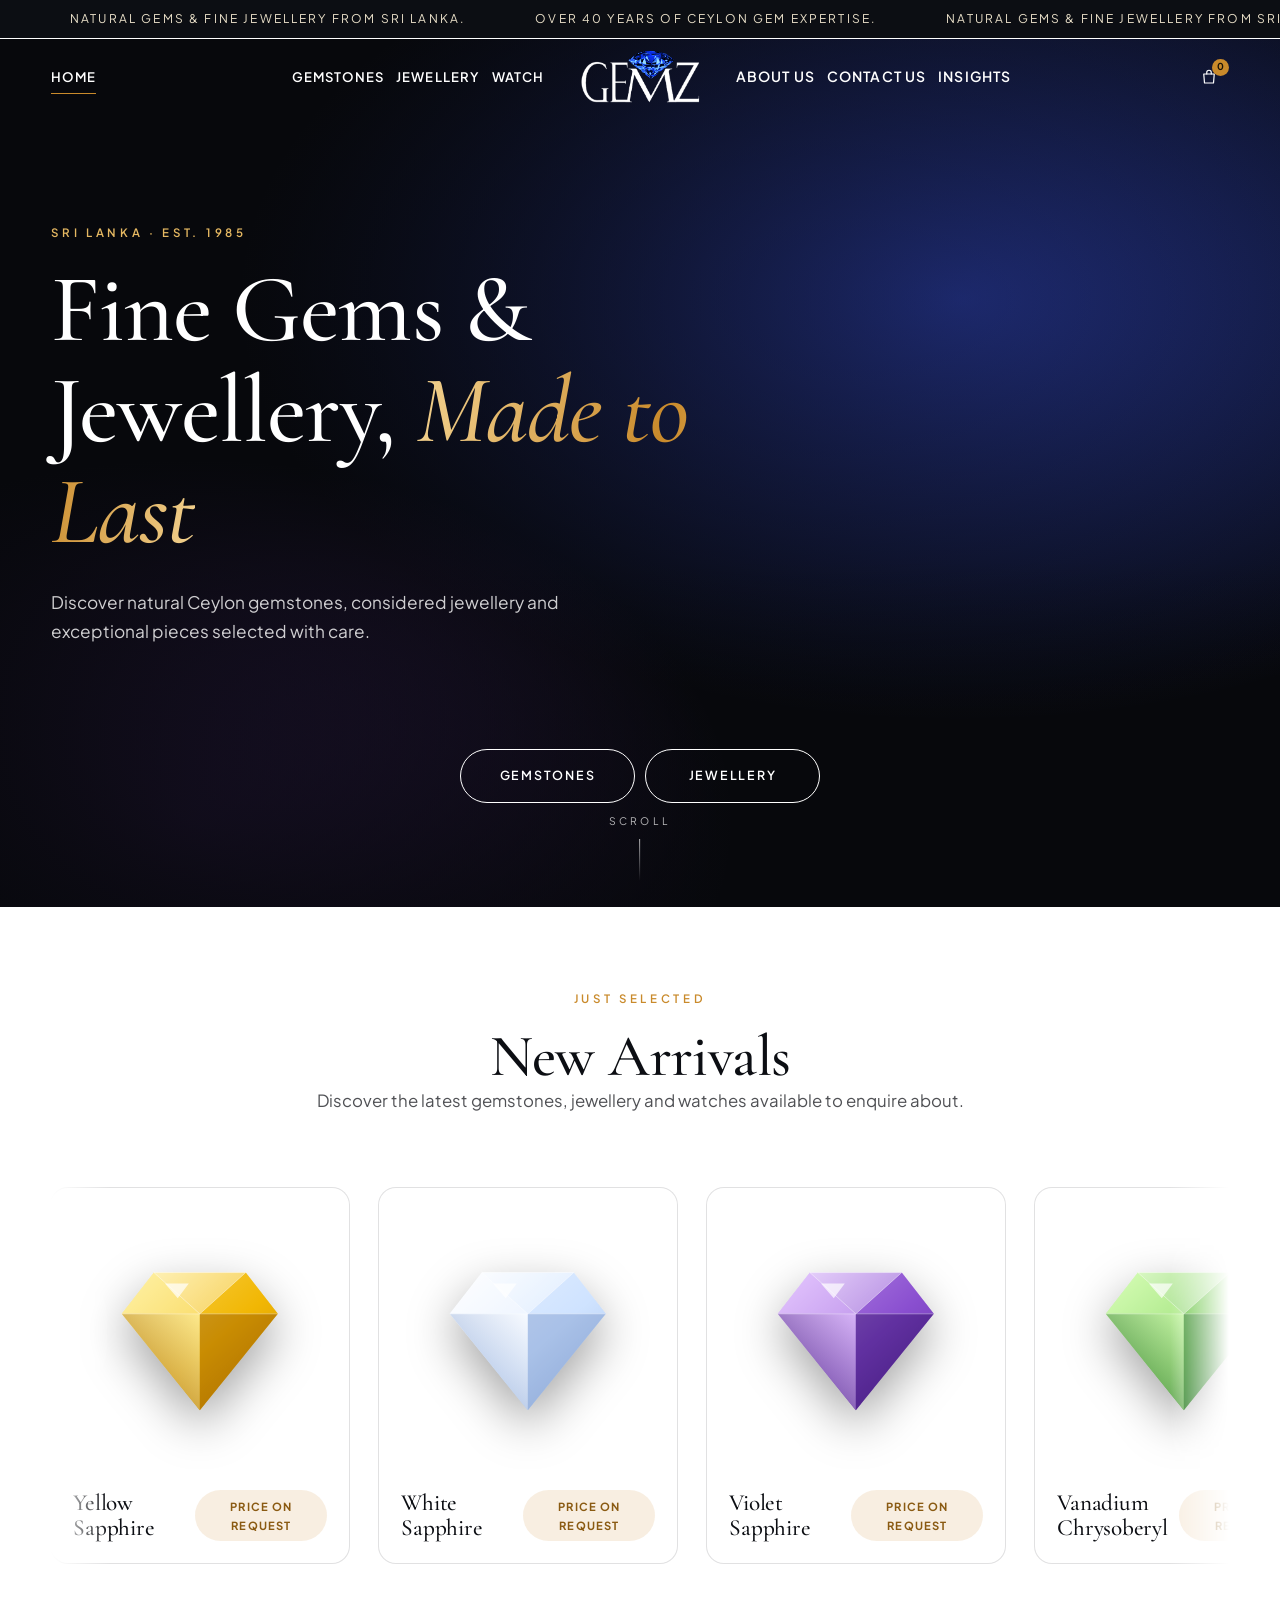
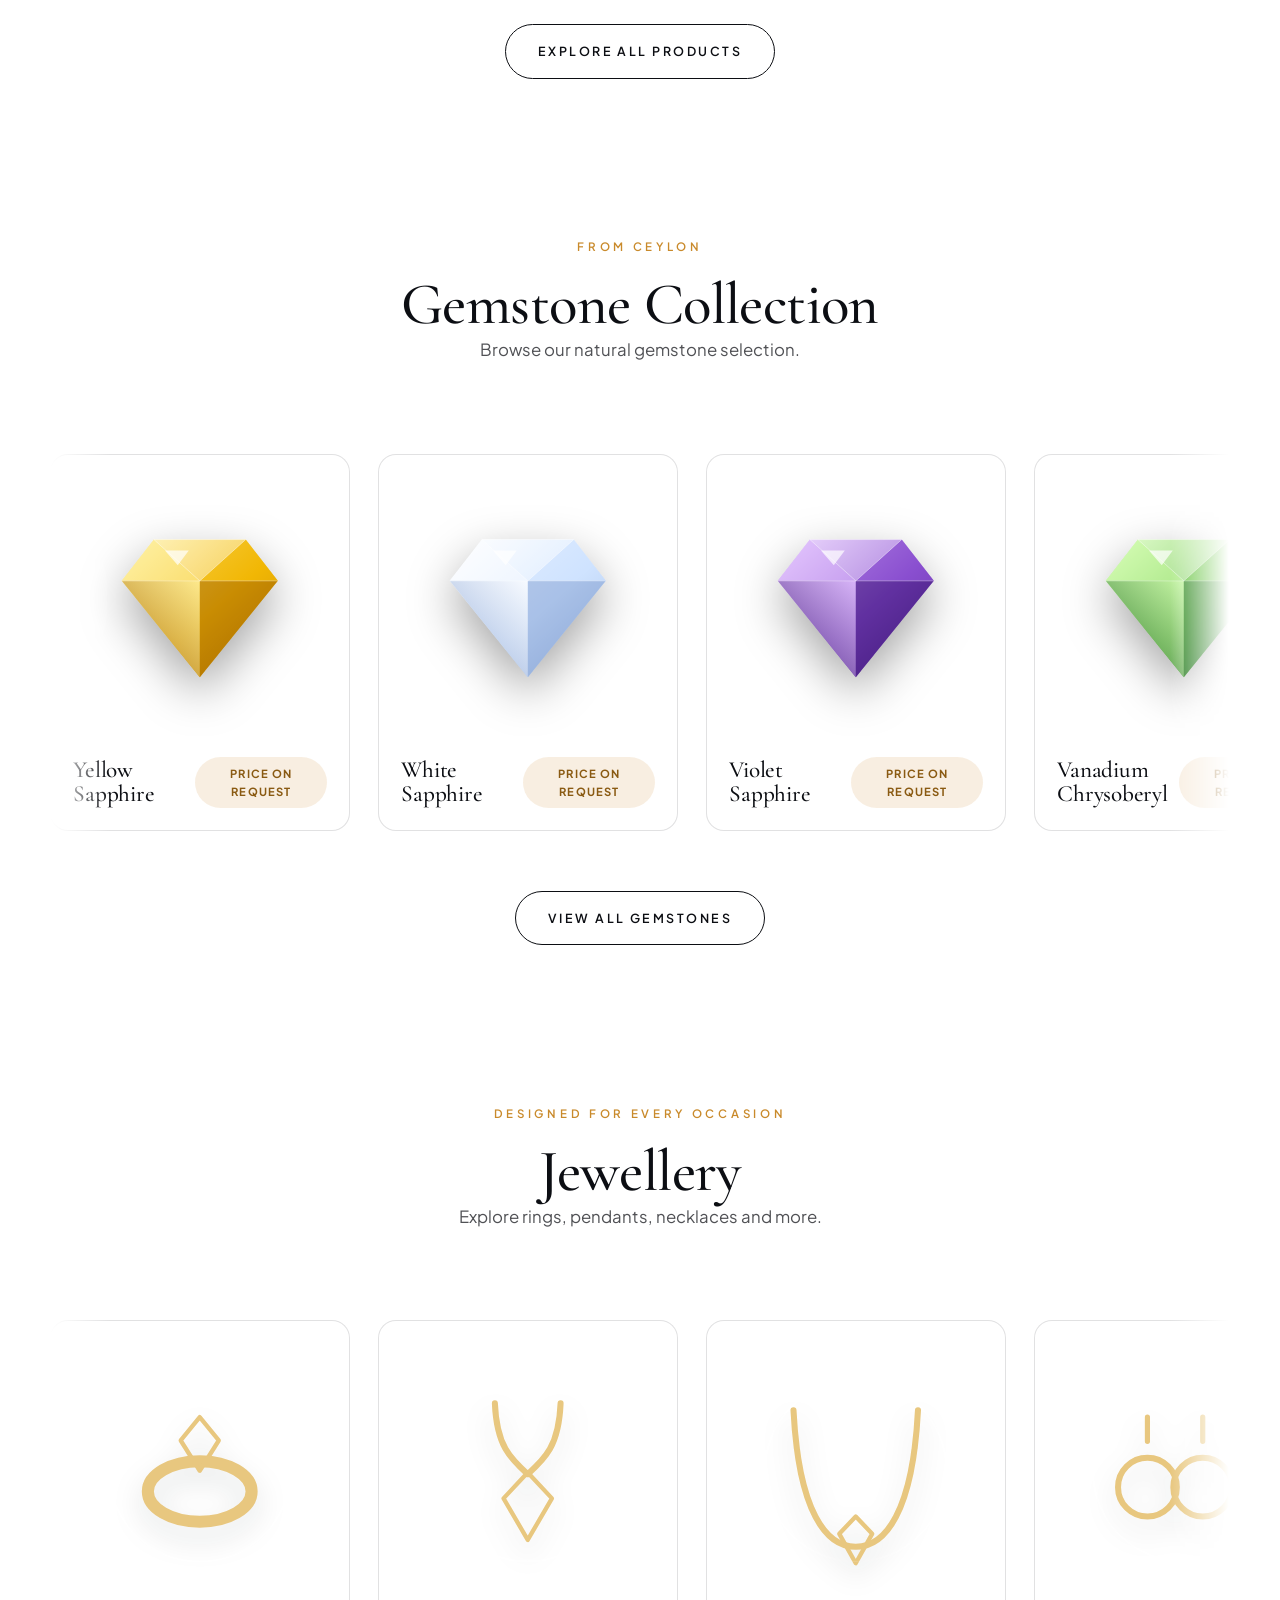
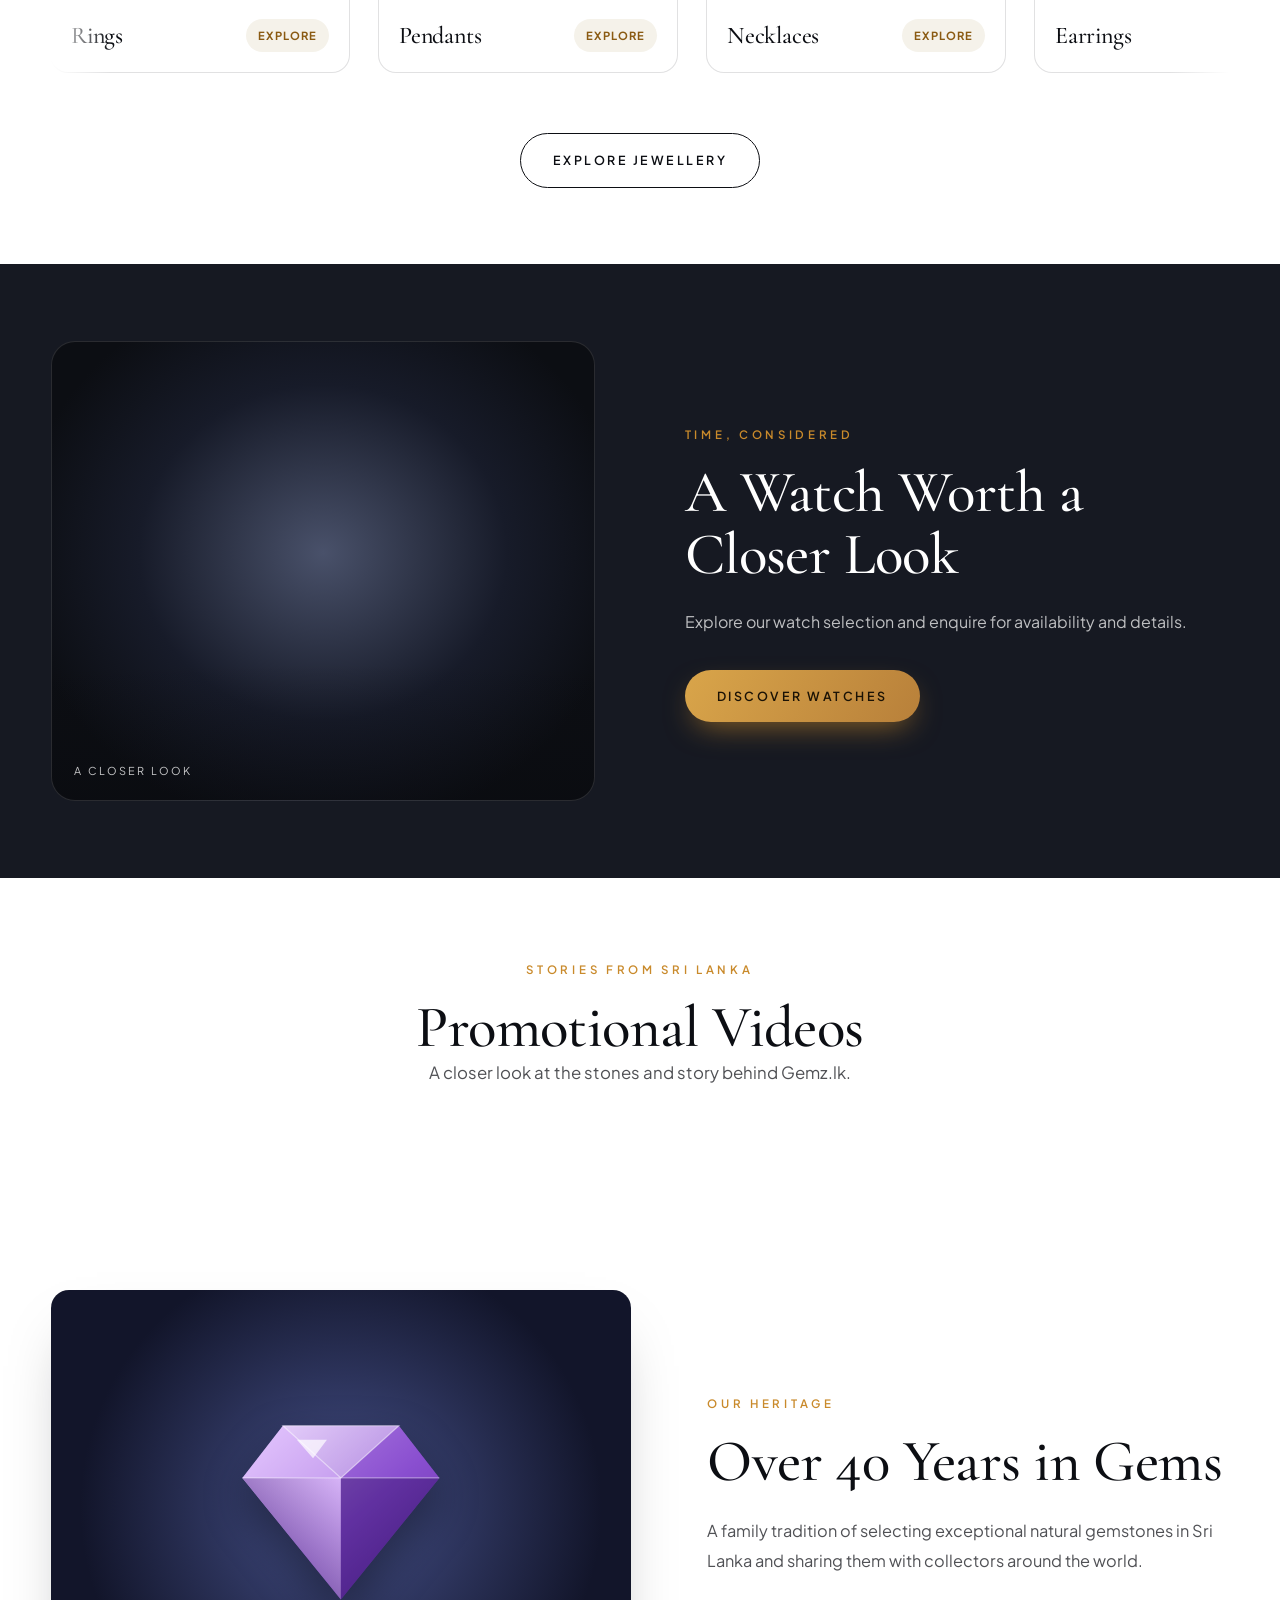
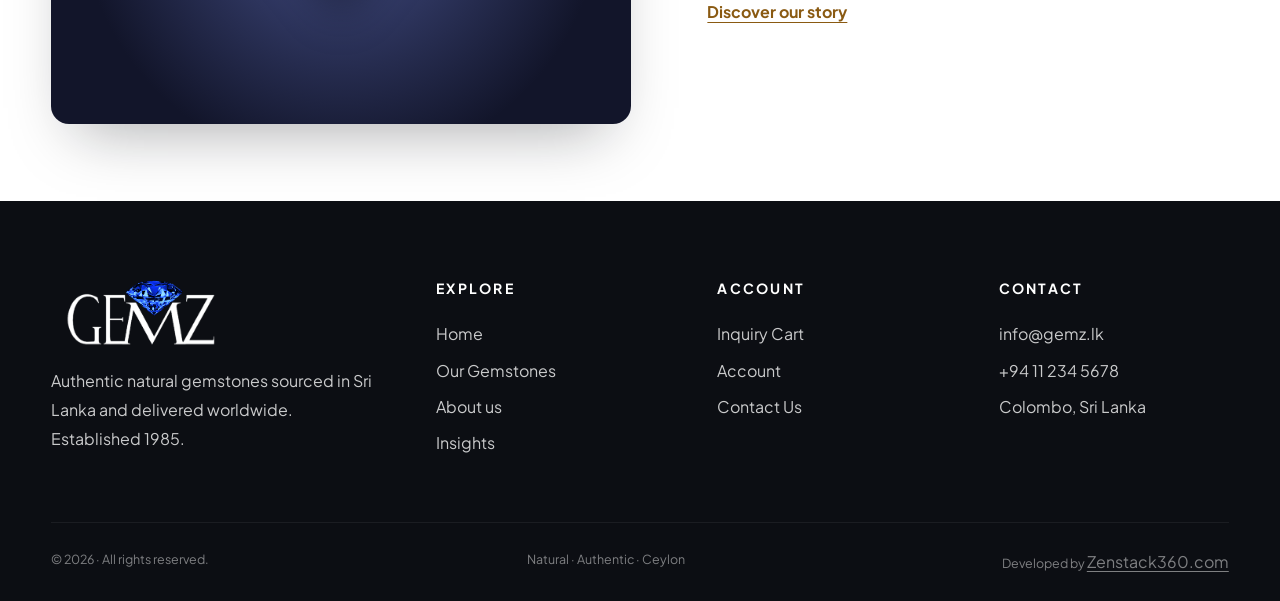
<file: index.html>
<!doctype html>
<html lang="en">
<head>
<meta charset="utf-8">
<meta name="viewport" content="width=device-width,initial-scale=1">
<title>Gemz.lk — Fine Gems &amp; Jewellery from Sri Lanka</title>
<meta name="description" content="Discover natural gemstones and fine jewellery from Sri Lanka, with over 40 years of expertise.">
<link rel="icon" type="image/svg+xml" href="assets/gemz-favicon.svg?v=brand-1">
<link rel="preload" as="image" href="assets/gemz-logo.png?v=brand-1">
<link rel="preconnect" href="https://fonts.googleapis.com"><link rel="preconnect" href="https://fonts.gstatic.com" crossorigin>
<link href="https://fonts.googleapis.com/css2?family=Cormorant+Garamond:ital,wght@0,400;0,500;0,600;1,500&family=Plus+Jakarta+Sans:wght@400;500;600;700&display=swap" rel="stylesheet" media="print" onload="this.media='all'"><noscript><link href="https://fonts.googleapis.com/css2?family=Cormorant+Garamond:ital,wght@0,400;0,500;0,600;1,500&family=Plus+Jakarta+Sans:wght@400;500;600;700&display=swap" rel="stylesheet"></noscript>
<link rel="stylesheet" href="css/style.css?v=style-12">
<script>document.documentElement.classList.add('js')</script>
</head>
<body>
<div id="site-header"></div>

<main>
<!-- HERO -->
<section class="hero" id="home-video" data-home-section-setting="home_hero_enabled">
  <div class="hero-bg"></div>
  <video loop muted playsinline preload="none" id="heroVideo" data-lazy-video data-video-setting="hero_video_url" data-autoplay="true" aria-hidden="true"><source data-src=""></video>
  <div class="wrap hero-grid">
    <div>
      <span class="eyebrow" data-setting="hero_eyebrow">Sri Lanka · Est. 1985</span>
      <h1 data-setting="hero_title">Fine Gems &amp; Jewellery, <em>Made to Last</em></h1>
      <p data-setting="hero_description">Discover natural Ceylon gemstones, considered jewellery and exceptional pieces selected with care.</p>
    </div>
    <nav class="hero-collection-links" aria-label="Browse collections">
      <a href="collection.html?section=gem" class="btn btn-ghost">Gemstones</a>
      <a href="collection.html?section=jewellery" class="btn btn-ghost">Jewellery</a>
    </nav>
  </div>
  <div class="scroll-cue">Scroll</div>
</section>

<!-- New arrivals -->
<section class="new-arrivals" id="new-arrivals" data-home-section-setting="home_arrivals_enabled">
  <div class="wrap center"><span class="eyebrow" data-reveal data-setting="home_arrivals_eyebrow">Just selected</span><h2 data-reveal data-setting="home_arrivals_title">New Arrivals</h2><p class="lead" data-reveal data-setting="home_arrivals_description">Discover the latest gemstones, jewellery and watches available to enquire about.</p></div>
  <div class="wrap track-wrap auto-scroll-viewport arrivals-carousel" id="arrivalsCarousel" role="region" aria-label="New arrivals" tabindex="0">
    <div class="track arrivals-track" id="arrivals"></div>
  </div>
  <div class="center" style="margin-top:30px"><a href="collection.html" class="btn btn-ghost">Explore all products</a></div>
</section>

<!-- Running gemstone cards -->
<section class="collection" id="gem-boxes" data-home-section-setting="home_gems_enabled">
  <div class="wrap center"><span class="eyebrow" data-reveal data-setting="home_gem_eyebrow">From Ceylon</span><h2 data-reveal data-setting="home_gem_title">Gemstone Collection</h2><p class="lead" data-reveal data-setting="home_gem_description">Browse our natural gemstone selection.</p></div>
  <div class="wrap track-wrap auto-scroll-viewport" id="gemScroller" role="region" aria-label="Gemstone collection" tabindex="0"><div class="track" id="gemTrack"></div></div>
  <div class="center" style="margin-top:30px"><a href="collection.html?section=gem" class="btn btn-ghost">View all gemstones</a></div>
</section>

<!-- Running jewellery cards -->
<section class="jewellery-showcase" id="jewellery-boxes" data-home-section-setting="home_jewellery_enabled">
  <div class="wrap center"><span class="eyebrow" data-reveal data-setting="home_jewellery_eyebrow">Designed for every occasion</span><h2 data-reveal data-setting="home_jewellery_title">Jewellery</h2><p class="lead" data-reveal data-setting="home_jewellery_description">Explore rings, pendants, necklaces and more.</p></div>
  <div class="wrap track-wrap auto-scroll-viewport" id="jewelleryScroller" role="region" aria-label="Jewellery collection" tabindex="0"><div class="track jewellery-track" id="jewelleryTrack"></div></div>
  <div class="center" style="margin-top:30px"><a href="collection.html?section=jewellery" class="btn btn-ghost">Explore jewellery</a></div>
</section>

<!-- Watch feature -->
<section class="watch-feature" id="watch-box" data-home-section-setting="home_watch_enabled">
  <div class="wrap watch-panel">
    <div class="watch-clip">
      <video loop muted playsinline preload="none" data-lazy-video data-autoplay="true" data-video-setting="home_watch_video_url" aria-label="Gemz.lk watch feature video">
        <source data-src="">
        Your browser does not support video playback.
      </video>
      <span class="clip-label">A closer look</span>
    </div>
    <div class="watch-copy"><span class="eyebrow" data-setting="home_watch_eyebrow">Time, considered</span><h2 data-setting="home_watch_title">A Watch Worth a Closer Look</h2><p data-setting="home_watch_description">Explore our watch selection and enquire for availability and details.</p><a href="collection.html?section=watch" class="btn btn-gold">Discover watches</a></div>
  </div>
</section>

<!-- Promotional videos -->
<section class="promo-videos" id="promotional-videos" data-home-section-setting="home_videos_enabled">
  <div class="wrap center"><span class="eyebrow" data-reveal data-setting="home_videos_eyebrow">Stories from Sri Lanka</span><h2 data-reveal data-setting="home_videos_title">Promotional Videos</h2><p class="lead" data-reveal data-setting="home_videos_description">A closer look at the stones and story behind Gemz.lk.</p></div>
  <div class="wrap promo-grid">
    <article class="promo-card" data-home-video-enabled="home_video_1_enabled" data-home-video-url-setting="home_promo_video_url" hidden><video loop muted playsinline preload="none" data-lazy-video data-autoplay="true" data-video-setting="home_promo_video_url" aria-label="Promotional video"><source data-src="">Your browser does not support video playback.</video><div><span class="eyebrow" data-setting="home_video_1_eyebrow">The collection</span><h3 data-setting="home_video_title">Natural Gems of Ceylon</h3></div></article>
    <article class="promo-card" data-home-video-enabled="home_video_2_enabled" data-home-video-url-setting="home_promo_video_2_url" hidden><video loop muted playsinline preload="none" data-lazy-video data-autoplay="true" data-video-setting="home_promo_video_2_url" aria-label="Promotional video 2"><source data-src="">Your browser does not support video playback.</video><div><span class="eyebrow" data-setting="home_video_2_eyebrow">From the workshop</span><h3 data-setting="home_video_2_title">Gemstone craftsmanship</h3></div></article>
    <article class="promo-card" data-home-video-enabled="home_video_3_enabled" data-home-video-url-setting="home_promo_video_3_url" hidden><video loop muted playsinline preload="none" data-lazy-video data-autoplay="true" data-video-setting="home_promo_video_3_url" aria-label="Promotional video 3"><source data-src="">Your browser does not support video playback.</video><div><span class="eyebrow" data-setting="home_video_3_eyebrow">Stories from Ceylon</span><h3 data-setting="home_video_3_title">A closer look at our gems</h3></div></article>
  </div>
</section>

<!-- Our heritage -->
<section class="heritage-feature" id="home-heritage" data-home-section-setting="home_heritage_enabled">
  <div class="wrap heritage-layout">
    <div class="heritage-visual promo-visual"><div class="gem-in" id="promoGem"></div><img class="promo-heritage-image" data-setting-src="home_heritage_image_url" data-setting-alt="home_heritage_image_alt" alt="Our gemstone heritage" loading="lazy" decoding="async" hidden></div>
    <div class="heritage-copy"><span class="eyebrow" data-setting="home_heritage_eyebrow">Our heritage</span><h2 data-setting="home_promo_title">Over 40 Years in Gems</h2><p data-setting="home_heritage_description">A family tradition of selecting exceptional natural gemstones in Sri Lanka and sharing them with collectors around the world.</p><a href="about.html" class="text-link" data-setting="home_heritage_link_label" data-setting-href="home_heritage_link_url">Discover our story</a></div>
  </div>
</section>
</main>

<div id="site-footer"></div>
<script src="js/supabase-config.js?v=config-1"></script>
<script src="js/app.js?v=app-8"></script>
<script>
function renderHome(){
  document.getElementById('promoGem').innerHTML=gemSVG(GEMS[2]||GEMS[0],'promo');
  const featuredProducts=[...GEMS,...JEWELLERY_PRODUCTS,...WATCH_PRODUCTS].filter(product=>product.featured)
    .sort((a,b)=>(Date.parse(b.created_at)||0)-(Date.parse(a.created_at)||0));
  const arrivals=(featuredProducts.length?featuredProducts:GEMS).slice(0,4);
  setupHomeScroller('arrivalsCarousel','arrivals',arrivals,(product,index,copy)=>cardHTML(product,`arrival-${copy}-${index}`),'<p class="empty-content">New products will be added soon. <a class="text-link" href="collection.html">Explore the collection</a></p>');
  setupHomeScroller('gemScroller','gemTrack',GEMS,(gem,index,copy)=>cardHTML(gem,`home-gem-${copy}-${index}`),'<p class="empty-content">No gemstones are listed right now. <a class="text-link" href="contact.html">Ask us about availability</a></p>');
  setupHomeScroller('jewelleryScroller','jewelleryTrack',JEWELLERY_CATEGORIES,category=>jewelleryCardHTML(category),'<p class="empty-content">Jewellery categories will be added soon.</p>');
  initTilt(document);
}
boot('home');
renderHome();
onPageRefresh(renderHome);
</script>
</body>
</html>
</file>
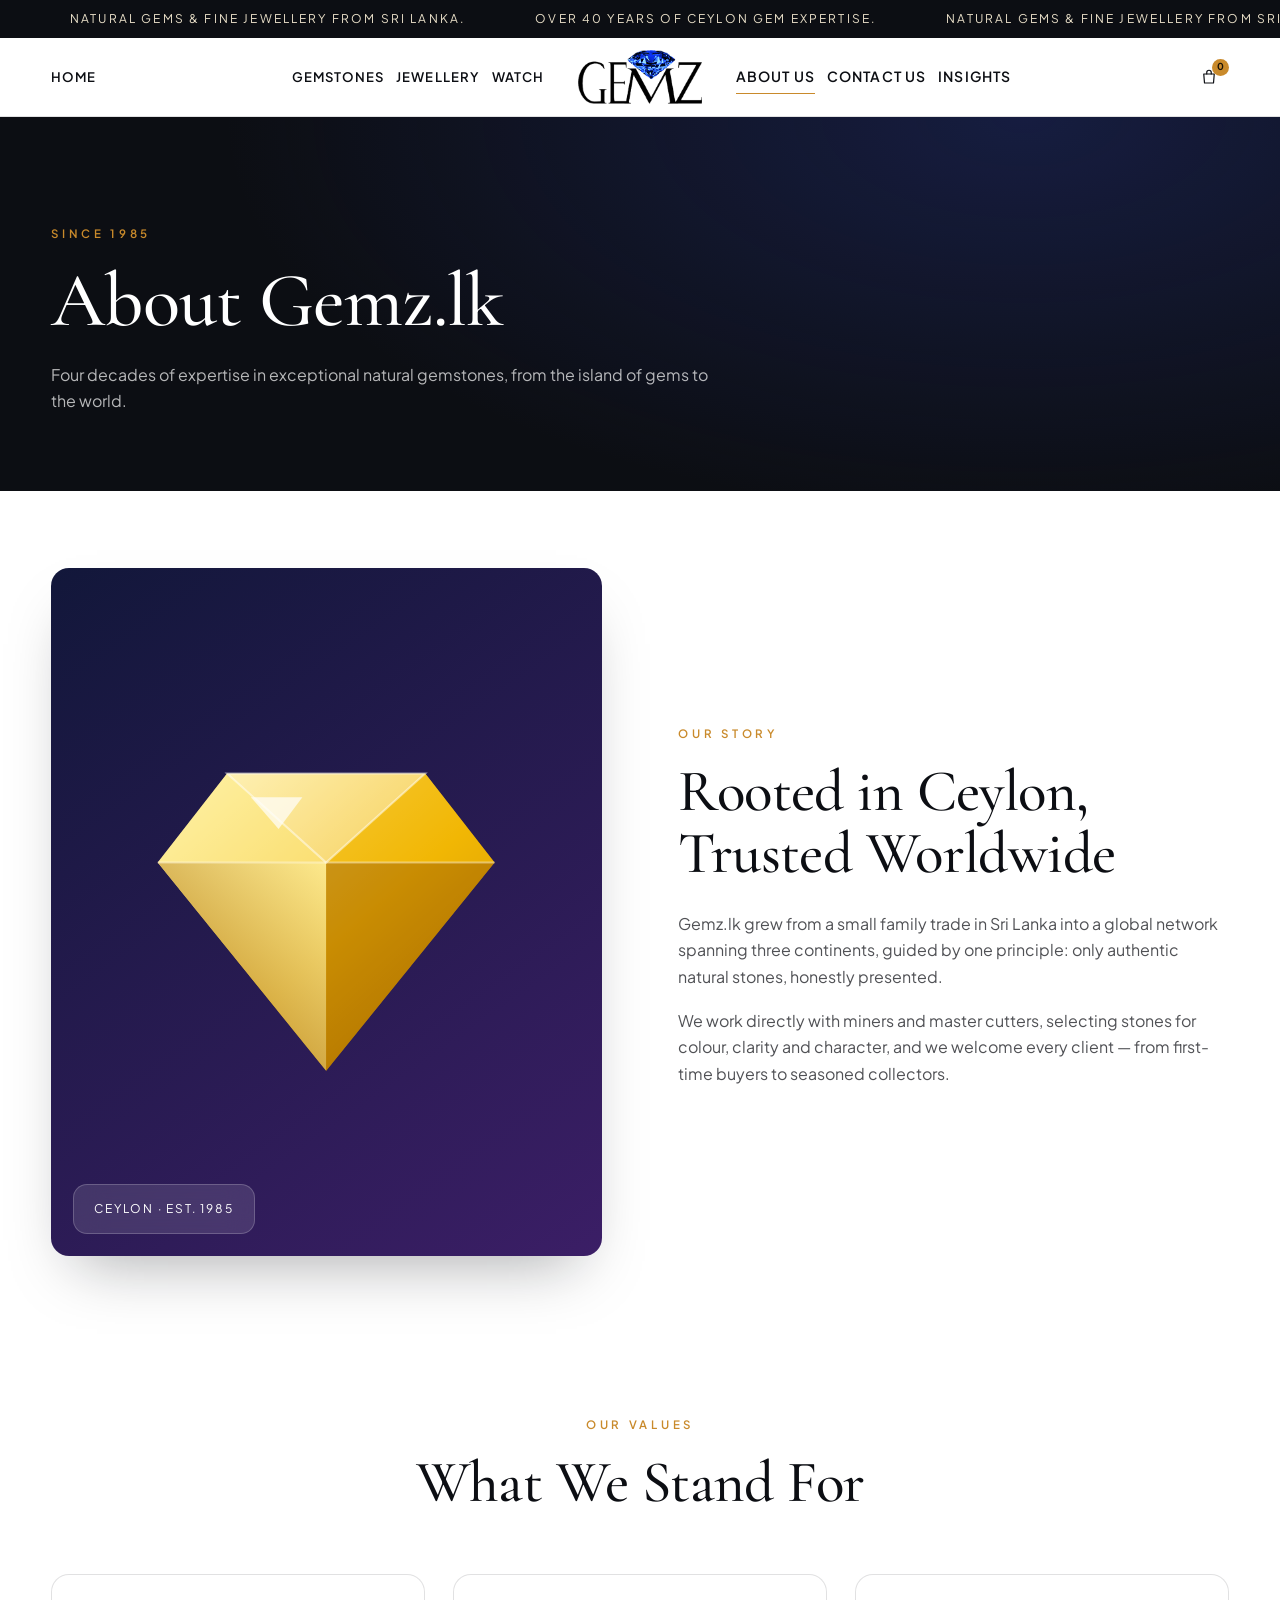
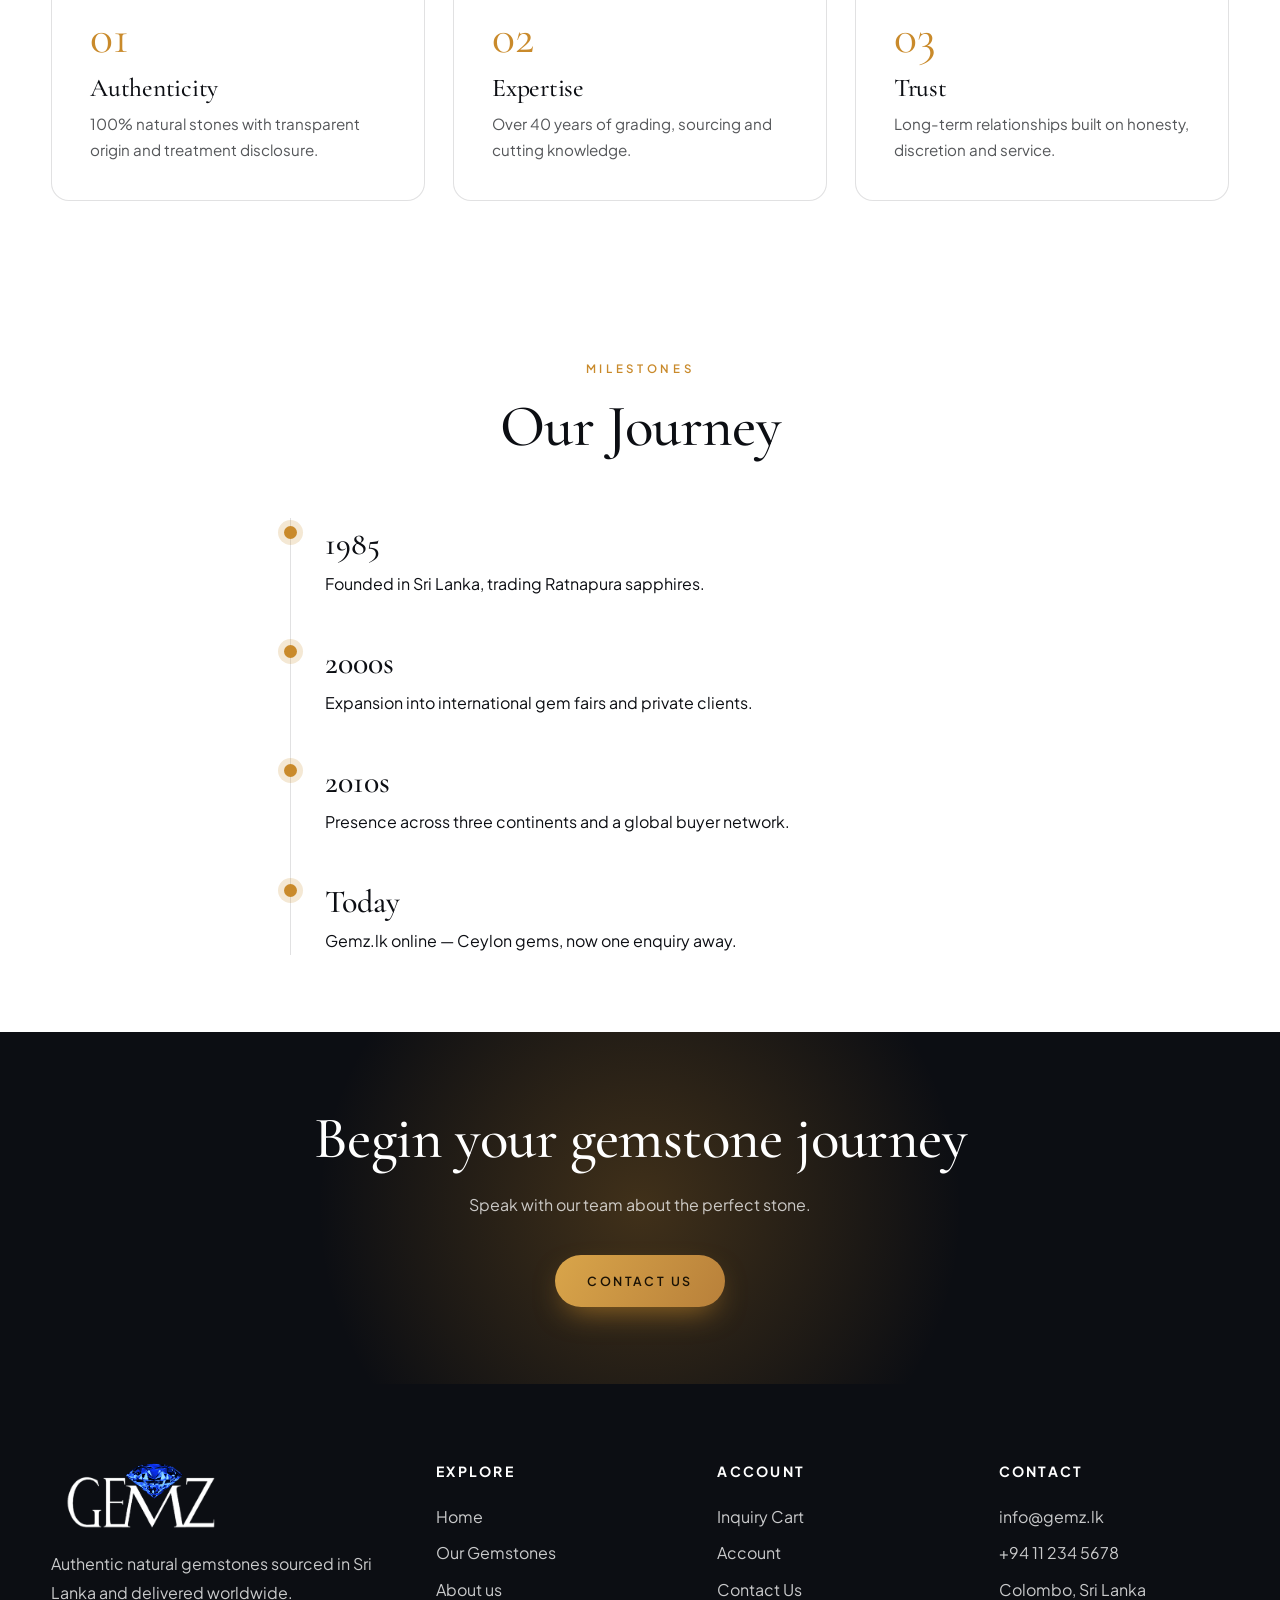
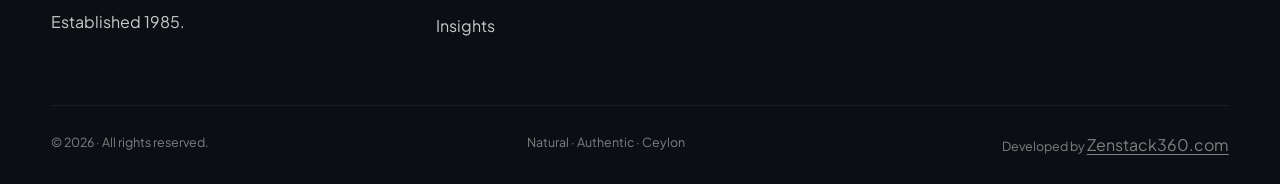
<file: about.html>
<!doctype html>
<html lang="en"><head>
<meta charset="utf-8"><meta name="viewport" content="width=device-width,initial-scale=1">
<title>About us — Gemz.lk</title>
<link rel="icon" type="image/svg+xml" href="assets/gemz-favicon.svg?v=brand-1">
<link rel="preload" as="image" href="assets/gemz-logo-light.png?v=brand-1" fetchpriority="high">
<link rel="preconnect" href="https://fonts.googleapis.com"><link rel="preconnect" href="https://fonts.gstatic.com" crossorigin>
<link href="https://fonts.googleapis.com/css2?family=Cormorant+Garamond:ital,wght@0,400;0,500;0,600;1,500&family=Plus+Jakarta+Sans:wght@400;500;600;700&display=swap" rel="stylesheet" media="print" onload="this.media='all'"><noscript><link href="https://fonts.googleapis.com/css2?family=Cormorant+Garamond:ital,wght@0,400;0,500;0,600;1,500&family=Plus+Jakarta+Sans:wght@400;500;600;700&display=swap" rel="stylesheet"></noscript>
<link rel="stylesheet" href="css/style.css?v=style-12"><script>document.documentElement.classList.add('js')</script>
</head><body>
<div id="site-header"></div>
<main>
<section class="page-hero"><div class="wrap"><span class="eyebrow" data-setting="about_eyebrow">Since 1985</span><h1 data-setting="about_title" style="font-size:clamp(2.6rem,6vw,5rem)">About Gemz.lk</h1><p data-setting="about_description">Four decades of expertise in exceptional natural gemstones, from the island of gems to the world.</p></div></section>
<section><div class="wrap split">
  <div class="split-visual"><div class="gem-in" id="g1"></div><img class="about-image" data-setting-src="about_image_url" data-setting-alt="about_image_alt" alt="" hidden><div class="badge" data-setting="about_badge">Ceylon · Est. 1985</div></div>
  <div><span class="eyebrow" data-reveal data-setting="about_story_eyebrow">Our Story</span><h2 data-reveal data-setting="about_story_title">Rooted in Ceylon, Trusted Worldwide</h2>
  <p data-reveal data-setting="about_story_paragraph_1">Gemz.lk grew from a small family trade in Sri Lanka into a global network spanning three continents, guided by one principle: only authentic natural stones, honestly presented.</p>
  <p data-reveal data-setting="about_story_paragraph_2">We work directly with miners and master cutters, selecting stones for colour, clarity and character, and we welcome every client — from first-time buyers to seasoned collectors.</p></div>
</div></section>
<section class="collection"><div class="wrap center"><span class="eyebrow" data-reveal data-setting="about_values_eyebrow">Our Values</span><h2 data-reveal data-setting="about_values_title">What We Stand For</h2>
  <div class="values" id="aboutValuesList" data-stagger style="text-align:left">
    <div class="value"><i data-setting="about_value_1_number">01</i><h3 data-setting="about_value_1_title">Authenticity</h3><p data-setting="about_value_1_description">100% natural stones with transparent origin and treatment disclosure.</p></div>
    <div class="value"><i data-setting="about_value_2_number">02</i><h3 data-setting="about_value_2_title">Expertise</h3><p data-setting="about_value_2_description">Over 40 years of grading, sourcing and cutting knowledge.</p></div>
    <div class="value"><i data-setting="about_value_3_number">03</i><h3 data-setting="about_value_3_title">Trust</h3><p data-setting="about_value_3_description">Long-term relationships built on honesty, discretion and service.</p></div>
  </div></div></section>
<section><div class="wrap"><div class="center"><span class="eyebrow" data-reveal data-setting="about_milestones_eyebrow">Milestones</span><h2 data-reveal data-setting="about_milestones_title">Our Journey</h2></div>
  <div class="timeline" id="aboutMilestonesList" data-stagger>
    <div class="tl"><b data-setting="about_milestone_1_year">1985</b><p data-setting="about_milestone_1_description">Founded in Sri Lanka, trading Ratnapura sapphires.</p></div>
    <div class="tl"><b data-setting="about_milestone_2_year">2000s</b><p data-setting="about_milestone_2_description">Expansion into international gem fairs and private clients.</p></div>
    <div class="tl"><b data-setting="about_milestone_3_year">2010s</b><p data-setting="about_milestone_3_description">Presence across three continents and a global buyer network.</p></div>
    <div class="tl"><b data-setting="about_milestone_4_year">Today</b><p data-setting="about_milestone_4_description">Gemz.lk online — Ceylon gems, now one enquiry away.</p></div>
  </div></div></section>
<section class="cta"><div class="wrap"><h2 data-setting="about_cta_title">Begin your gemstone journey</h2><p data-setting="about_cta_description">Speak with our team about the perfect stone.</p><a href="contact.html" data-setting-href="about_cta_url" class="btn btn-gold" data-setting="about_cta_button">Contact Us</a></div></section>
</main>
<div id="site-footer"></div>
<script src="js/supabase-config.js?v=config-1"></script>
<script src="js/app.js?v=app-8"></script>
<script>window.GEMZ_READY.then(()=>{const drawGem=()=>{document.getElementById('g1').innerHTML=GEMS[0]?gemSVG(GEMS[0],'ab'):''};drawGem();boot('about');onPageRefresh(drawGem)});</script>
</body></html>
</file>
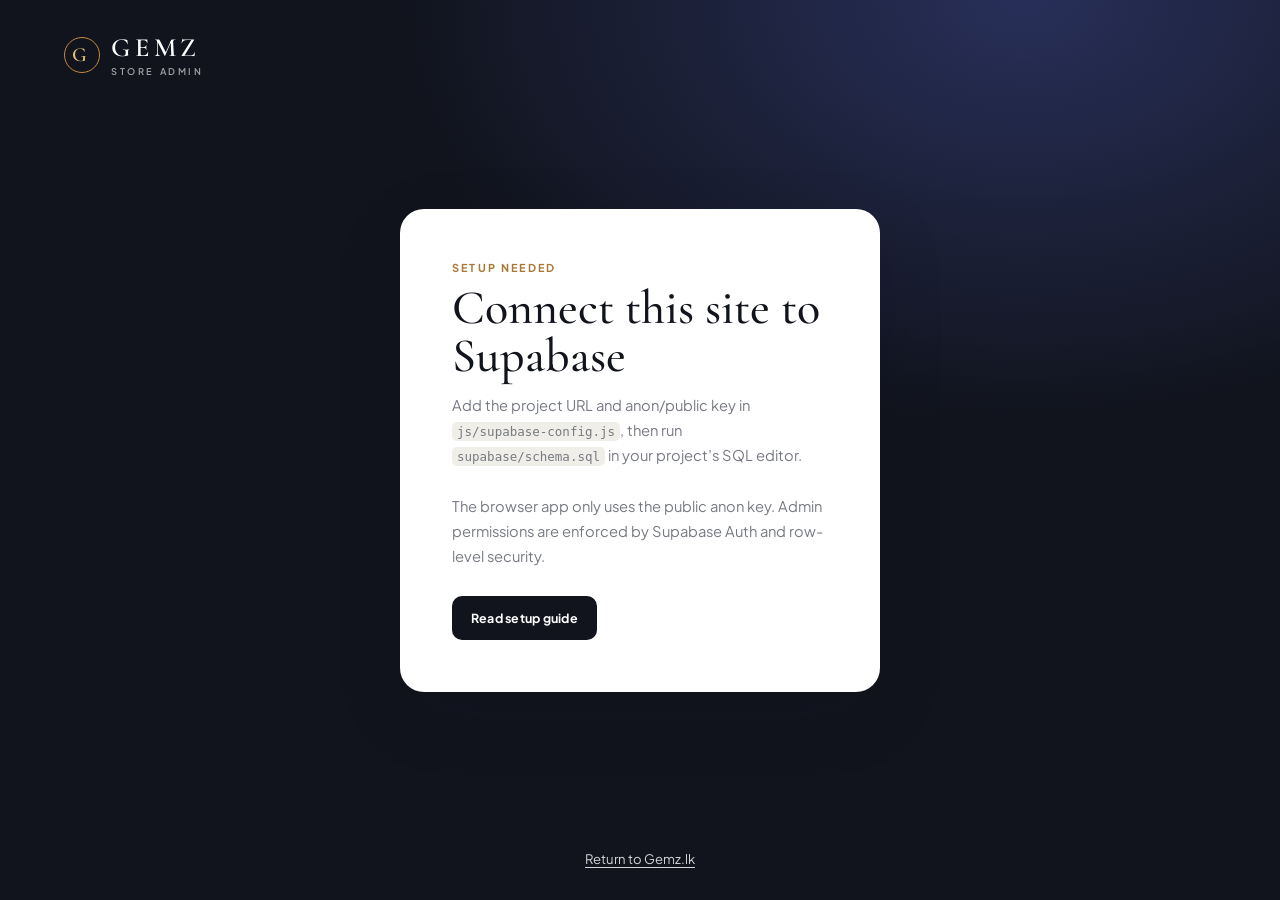
<file: admin.html>
<!doctype html>
<html lang="en">
<head>
  <meta charset="utf-8"><meta name="viewport" content="width=device-width,initial-scale=1">
  <meta name="robots" content="noindex,nofollow">
  <title>Store Admin — Gemz.lk</title>
  <link rel="icon" type="image/svg+xml" href="assets/gemz-favicon.svg?v=brand-1">
  <link rel="preconnect" href="https://fonts.googleapis.com"><link rel="preconnect" href="https://fonts.gstatic.com" crossorigin>
  <link href="https://fonts.googleapis.com/css2?family=Cormorant+Garamond:wght@500;600&family=Plus+Jakarta+Sans:wght@400;500;600;700&display=swap" rel="stylesheet">
  <link rel="stylesheet" href="css/admin.css?v=admin-1">
  <link rel="stylesheet" href="css/admin-product-fields.css?v=admin-1">
  <link rel="stylesheet" href="css/admin-settings.css?v=admin-2">
</head>
<body>
  <section class="admin-loading" id="adminLoading" role="status" aria-live="polite"><span class="admin-loader" aria-hidden="true"></span><span>Checking admin session…</span></section>
  <section class="gate" id="gate" aria-live="polite" hidden>
    <a class="brand" href="index.html"><span class="brand-mark">G</span><span>GEMZ<small>STORE ADMIN</small></span></a>
    <div class="gate-card" id="loginCard">
      <span class="eyebrow">Private workspace</span><h1>Sign in to manage Gemz.lk</h1>
      <p>Use an administrator account configured in Supabase Auth.</p>
      <form id="loginForm" class="stack">
        <label>Email<input name="email" type="email" autocomplete="username" required></label>
        <label>Password<input name="password" type="password" autocomplete="current-password" required></label>
        <button class="button primary" type="submit">Sign in</button>
        <p class="notice" id="loginNotice" role="status"></p>
      </form>
    </div>
    <div class="gate-card setup-card" id="setupCard" hidden>
      <span class="eyebrow">Setup needed</span><h1>Connect this site to Supabase</h1>
      <p>Add the project URL and anon/public key in <code>js/supabase-config.js</code>, then run <code>supabase/schema.sql</code> in your project’s SQL editor.</p>
      <p>The browser app only uses the public anon key. Admin permissions are enforced by Supabase Auth and row-level security.</p>
      <a class="button primary" href="README.md">Read setup guide</a>
    </div>
    <p class="gate-foot"><a href="index.html">Return to Gemz.lk</a></p>
  </section>

  <div class="admin-shell" id="adminShell" hidden>
    <aside class="sidebar" id="sidebar">
      <a class="brand" href="admin.html"><span class="brand-mark">G</span><span>GEMZ<small>STORE ADMIN</small></span></a>
      <p class="side-label">Workspace</p>
      <nav class="side-nav" aria-label="Admin sections">
        <button data-view="overview" class="active"><span>⌂</span>Overview</button>
        <button data-view="catalog"><span>◇</span>Catalog</button>
        <button data-view="categories"><span>⌑</span>Categories</button>
        <button data-view="articles"><span>▤</span>Insights</button>
        <button data-view="inquiries"><span>✉</span>Inquiries</button>
        <button data-view="whatsapp"><span>☏</span>WhatsApp</button>
        <button data-view="media"><span>▧</span>Media library</button>
        <button data-view="seo"><span>⌕</span>SEO Dashboard</button>
        <button data-view="settings"><span>⚙</span>Site settings</button>
      </nav>
      <div class="sidebar-bottom"><a href="index.html" target="_blank" rel="noreferrer">View storefront ↗</a><button class="signout" id="signout">Sign out</button></div>
    </aside>
    <main class="main-area">
      <header class="topbar"><button class="menu-toggle" id="menuToggle" aria-label="Open menu">☰</button><div><span class="eyebrow" id="sectionEyebrow">Store workspace</span><h1 id="sectionTitle">Overview</h1></div><div class="top-actions"><span class="user-pill" id="userEmail"></span><button class="button quiet" id="refreshButton">Refresh</button></div></header>
      <div class="content-area">
        <div class="toast" id="toast" role="status" aria-live="polite"></div>

        <section class="view active" id="view-overview">
          <div class="welcome-panel"><div><span class="eyebrow">Your shop at a glance</span><h2>Welcome to Gemz.lk</h2><p>Keep products current, publish stories, and follow up on new enquiries.</p></div><a class="button light" href="collection.html" target="_blank" rel="noreferrer">Open storefront</a></div>
          <div class="stat-grid">
            <article class="stat-card"><span>Published products</span><strong id="statProducts">—</strong><small>Gems, jewellery and watches</small></article>
            <article class="stat-card"><span>Published insights</span><strong id="statArticles">—</strong><small>Stories visible on the site</small></article>
            <article class="stat-card"><span>New enquiries</span><strong id="statInquiries">—</strong><small>Waiting for a response</small></article>
          </div>
          <div class="panel"><div class="panel-heading"><div><span class="eyebrow">Recently received</span><h2>Latest enquiries</h2></div><button class="text-button" data-jump="inquiries">View all</button></div><div id="recentInquiries" class="table-wrap"></div></div>
          <div class="quick-grid"><button data-jump="catalog"><b>Manage your catalog</b><span>Add gemstones, jewellery and watches</span></button><button data-jump="articles"><b>Write an insight</b><span>Publish guides and stories</span></button><button data-jump="settings"><b>Edit store details</b><span>Update your homepage and contact info</span></button></div>
        </section>

        <section class="view" id="view-catalog">
          <div class="toolbar"><div><span class="eyebrow">Products</span><h2>Catalog</h2></div><div class="toolbar-actions"><input id="productSearch" type="search" placeholder="Search products" aria-label="Search products"><select id="productTypeFilter" aria-label="Filter product type"><option value="">All types</option><option value="gem">Gemstones</option><option value="jewellery">Jewellery</option><option value="watch">Watches</option></select><button class="button primary" id="addProduct">Add product</button></div></div>
          <div class="panel"><div id="productsTable" class="table-wrap"></div></div>
        </section>

        <section class="view" id="view-categories">
          <div class="toolbar"><div><span class="eyebrow">Product organization</span><h2>Categories</h2></div><button class="button primary" id="addCategory">Add category</button></div>
          <div class="panel"><div id="categoriesTable" class="table-wrap"></div></div>
        </section>

        <section class="view" id="view-articles">
          <div class="toolbar"><div><span class="eyebrow">Journal</span><h2>Insights</h2></div><button class="button primary" id="addArticle">New article</button></div>
          <div class="panel"><div id="articlesTable" class="table-wrap"></div></div>
        </section>

        <section class="view" id="view-inquiries">
          <div class="toolbar"><div><span class="eyebrow">Customer messages</span><h2>Inquiries</h2></div><select id="inquiryFilter" aria-label="Filter inquiries"><option value="">All inquiries</option><option value="new">New</option><option value="in_progress">In progress</option><option value="resolved">Resolved</option></select></div>
          <div class="panel"><div id="inquiriesTable" class="table-wrap"></div></div>
        </section>

        <section class="view" id="view-whatsapp">
          <div class="toolbar"><div><span class="eyebrow">Customer conversations</span><h2>WhatsApp</h2><p class="settings-intro">Configure the floating chat button and where customer enquiries open. WhatsApp asks the customer to tap Send to deliver each prepared message.</p></div></div>
          <form id="whatsappForm" class="settings-layout">
            <div class="panel settings-group wide"><span class="eyebrow">WhatsApp Business</span><h3>Button and enquiry settings</h3>
              <label class="whatsapp-setting-toggle"><input type="checkbox" name="whatsapp_enabled" value="true">Show the floating WhatsApp button on the storefront</label>
              <label>Business phone number<input name="whatsapp_number" type="tel" autocomplete="tel" placeholder="94771234567"><span class="field-help">Enter the full international number with country code. The floating button and enquiry routing need a valid number.</span></label>
              <label>Floating button label<input name="whatsapp_button_label" placeholder="Chat with us"></label>
              <label>Greeting message<textarea name="whatsapp_greeting" rows="3" placeholder="Hello! How can we help you today?"></textarea><span class="field-help">This prefilled greeting is used by the floating chat button.</span></label>
              <label>Inquiry message template<textarea name="whatsapp_inquiry_template" rows="8" placeholder="Hello, I would like to make an enquiry about: {products}"></textarea><span class="field-help">Available placeholders: {products}, {name}, {email}, {phone}, {message}, {site}. Product and customer details are filled in automatically.</span></label>
            </div>
            <div class="settings-submit"><button class="button primary" type="submit">Save WhatsApp settings</button><p class="notice" id="whatsappNotice" role="status"></p></div>
          </form>
        </section>

        <section class="view" id="view-media">
          <div class="toolbar"><div><span class="eyebrow">Supabase Storage</span><h2>Media library</h2></div></div>
          <div class="panel upload-panel"><div><h3>Upload an image or video</h3><p>Select a file to upload it directly to the library. Use H.264 MP4 for video compatibility across mobile and desktop.</p></div><div id="mediaUploadForm" class="upload-row"><input id="mediaFile" type="file" accept="image/jpeg,image/png,image/webp,image/gif,video/mp4" data-media-upload><div class="upload-feedback media-upload-feedback" id="mediaUploadPreview" role="status" aria-live="polite" hidden></div></div></div>
          <div class="media-grid" id="mediaGrid"></div>
        </section>

        <section class="view" id="view-settings">
          <div class="toolbar"><div><span class="eyebrow">Storefront content</span><h2>Site settings</h2></div></div>
          <form id="settingsForm" class="settings-layout">
            <nav class="site-page-tabs" id="sitePageTabs" aria-label="Customer storefront pages" role="tablist">
              <button type="button" class="active" role="tab" aria-selected="true" aria-controls="sitePageHome" data-site-page-tab="home">Home</button>
              <button type="button" role="tab" aria-selected="false" aria-controls="sitePageGems" data-site-page-tab="gems">Gemstones</button>
              <button type="button" role="tab" aria-selected="false" aria-controls="sitePageJewellery" data-site-page-tab="jewellery">Jewellery</button>
              <button type="button" role="tab" aria-selected="false" aria-controls="sitePageWatches" data-site-page-tab="watches">Watches</button>
              <button type="button" role="tab" aria-selected="false" aria-controls="sitePageAbout" data-site-page-tab="about">About</button>
              <button type="button" role="tab" aria-selected="false" aria-controls="sitePageInsights" data-site-page-tab="insights">Insights</button>
              <button type="button" role="tab" aria-selected="false" aria-controls="sitePageContact" data-site-page-tab="contact">Contact</button>
              <button type="button" role="tab" aria-selected="false" aria-controls="sitePageCart" data-site-page-tab="cart">Inquiry cart</button>
              <button type="button" role="tab" aria-selected="false" aria-controls="sitePageAccount" data-site-page-tab="account">Account</button>
              <button type="button" role="tab" aria-selected="false" aria-controls="sitePageProducts" data-site-page-tab="products">Product details</button>
              <button type="button" role="tab" aria-selected="false" aria-controls="sitePageShared" data-site-page-tab="shared">Shared content</button>
            </nav>

            <div class="site-page-panel active" id="sitePageHome" role="tabpanel" data-site-page-panel="home">
              <div class="panel settings-group wide"><span class="eyebrow">Homepage</span><h3>Hero content and video</h3>
                <input type="hidden" name="announcement_format" value="lines-v1">
                <label>Running banner messages<textarea name="announcement" rows="4" placeholder="Natural Gems & Fine Jewellery from Sri Lanka.&#10;Over 40 Years of Ceylon Gem Expertise."></textarea><span class="field-help">Enter one message per line. Every line appears in the running banner at the top of the storefront, in order. Save page changes to apply.</span></label>
                <fieldset class="carousel-speed-control"><legend>Announcement banner speed</legend><label for="announcementSpeed">Scroll speed<input id="announcementSpeed" name="announcement_speed" type="range" min="10" max="150" step="5" value="50"><output id="announcementSpeedOutput" for="announcementSpeed">50 px per second</output></label><span class="field-help">Controls how quickly the running banner moves. Save page changes to apply.</span></fieldset>
                <label>Hero eyebrow<input name="hero_eyebrow"></label><label>Hero headline<input name="hero_title"></label><label>Hero description<textarea name="hero_description" rows="3"></textarea></label>
                <fieldset class="carousel-speed-control"><legend>Hero video overlay darkness</legend><label for="heroOverlayDarkness">Darkness<input id="heroOverlayDarkness" name="hero_overlay_darkness" type="range" min="0" max="100" step="5" value="100"><output id="heroOverlayDarknessOutput" for="heroOverlayDarkness">100%</output></label><span class="field-help">Adjusts the dark overlay above the homepage hero video and background. Save page changes to apply.</span></fieldset>
                <label>Hero video URL<input name="hero_video_url" type="url" placeholder="https://…"><span class="field-help">Use a direct H.264 MP4 file URL for iPhone, Android, and desktop compatibility.</span><input id="heroVideoFile" type="file" accept="video/mp4" data-settings-video-upload="hero_video_url" data-feedback-id="heroVideoUpload"><div class="upload-feedback" id="heroVideoUpload" role="status" aria-live="polite" hidden></div></label>
              </div>
              <div class="panel settings-group wide"><span class="eyebrow">Homepage sections</span><h3>Section labels and copy</h3><div class="settings-copy-grid">
                <fieldset class="carousel-speed-control"><legend>Running carousel speed</legend><label for="homeCarouselSpeed">Scroll speed<input id="homeCarouselSpeed" name="home_carousel_speed" type="range" min="10" max="120" step="5" value="50"><output id="homeCarouselSpeedOutput" for="homeCarouselSpeed">50 px per second</output></label><span class="field-help">Adjusts New Arrivals, Gemstone Collection, and Jewellery together. Save page changes to publish the speed.</span></fieldset>
                <fieldset><legend>Customer-facing sections</legend><label class="check-row"><input type="checkbox" name="home_hero_enabled" value="true">Homepage hero</label><label class="check-row"><input type="checkbox" name="home_arrivals_enabled" value="true">New Arrivals</label><label class="check-row"><input type="checkbox" name="home_gems_enabled" value="true">Gemstone Collection</label><label class="check-row"><input type="checkbox" name="home_jewellery_enabled" value="true">Jewellery</label><label class="check-row"><input type="checkbox" name="home_watch_enabled" value="true">Watch feature</label><label class="check-row"><input type="checkbox" name="home_videos_enabled" value="true">Promotional Videos</label><label class="check-row"><input type="checkbox" name="home_heritage_enabled" value="true">Our Heritage</label><span class="field-help">Uncheck a section to hide it from the customer-facing homepage.</span></fieldset>
                <fieldset><legend>New arrivals</legend><label>Eyebrow<input name="home_arrivals_eyebrow"></label><label>Heading<input name="home_arrivals_title"></label><label>Description<textarea name="home_arrivals_description" rows="2"></textarea></label></fieldset>
                <fieldset><legend>Gemstone collection</legend><label>Eyebrow<input name="home_gem_eyebrow"></label><label>Heading<input name="home_gem_title"></label><label>Description<textarea name="home_gem_description" rows="2"></textarea></label></fieldset>
                <fieldset><legend>Jewellery showcase</legend><label>Eyebrow<input name="home_jewellery_eyebrow"></label><label>Heading<input name="home_jewellery_title"></label><label>Description<textarea name="home_jewellery_description" rows="2"></textarea></label></fieldset>
                <fieldset><legend>Watch feature</legend><label>Eyebrow<input name="home_watch_eyebrow"></label><label>Heading<input name="home_watch_title"></label><label>Description<textarea name="home_watch_description" rows="2"></textarea></label><label>Watch video URL<input name="home_watch_video_url" type="url" placeholder="https://…"><span class="field-help">Use a direct H.264 MP4 file URL for mobile playback.</span><input id="watchVideoFile" type="file" accept="video/mp4" data-settings-video-upload="home_watch_video_url" data-feedback-id="watchVideoUpload"><div class="upload-feedback" id="watchVideoUpload" role="status" aria-live="polite" hidden></div></label></fieldset>
                <fieldset><legend>Promotional Videos section</legend><label>Eyebrow<input name="home_videos_eyebrow"></label><label>Heading<input name="home_videos_title"></label><label>Description<textarea name="home_videos_description" rows="2"></textarea></label><span class="field-help">Add up to three videos. Enable each slot to show it on the homepage, or disable it to remove it.</span></fieldset>
                <fieldset><legend>Promotional video 1</legend><label class="check-row"><input type="checkbox" name="home_video_1_enabled" value="true">Show video 1</label><label>Position<input name="home_video_1_order" type="number" min="1" max="3" step="1"><span class="field-help">Order among the enabled videos. 1 appears first.</span></label><label>Card size<select name="home_video_1_size"><option value="standard">Standard · half width</option><option value="compact">Compact · one third</option><option value="wide">Wide · full width</option></select></label><label>Eyebrow<input name="home_video_1_eyebrow"></label><label>Video title<input name="home_video_title"></label><label>Video URL<input name="home_promo_video_url" type="url" placeholder="https://…"><span class="field-help">Use a direct H.264 MP4 file URL for mobile playback.</span><input id="promoVideoFile" type="file" accept="video/mp4" data-settings-video-upload="home_promo_video_url" data-feedback-id="promoVideoUpload"><div class="upload-feedback" id="promoVideoUpload" role="status" aria-live="polite" hidden></div></label></fieldset>
                <fieldset><legend>Promotional video 2</legend><label class="check-row"><input type="checkbox" name="home_video_2_enabled" value="true">Show video 2</label><label>Position<input name="home_video_2_order" type="number" min="1" max="3" step="1"><span class="field-help">Order among the enabled videos. 1 appears first.</span></label><label>Card size<select name="home_video_2_size"><option value="standard">Standard · half width</option><option value="compact">Compact · one third</option><option value="wide">Wide · full width</option></select></label><label>Eyebrow<input name="home_video_2_eyebrow"></label><label>Video title<input name="home_video_2_title"></label><label>Video URL<input name="home_promo_video_2_url" type="url" placeholder="https://…"><span class="field-help">Use a direct H.264 MP4 file URL for mobile playback.</span><input id="promoVideoFile2" type="file" accept="video/mp4" data-settings-video-upload="home_promo_video_2_url" data-feedback-id="promoVideoUpload2"><div class="upload-feedback" id="promoVideoUpload2" role="status" aria-live="polite" hidden></div></label></fieldset>
                <fieldset><legend>Promotional video 3</legend><label class="check-row"><input type="checkbox" name="home_video_3_enabled" value="true">Show video 3</label><label>Position<input name="home_video_3_order" type="number" min="1" max="3" step="1"><span class="field-help">Order among the enabled videos. 1 appears first.</span></label><label>Card size<select name="home_video_3_size"><option value="standard">Standard · half width</option><option value="compact">Compact · one third</option><option value="wide">Wide · full width</option></select></label><label>Eyebrow<input name="home_video_3_eyebrow"></label><label>Video title<input name="home_video_3_title"></label><label>Video URL<input name="home_promo_video_3_url" type="url" placeholder="https://…"><span class="field-help">Use a direct H.264 MP4 file URL for mobile playback.</span><input id="promoVideoFile3" type="file" accept="video/mp4" data-settings-video-upload="home_promo_video_3_url" data-feedback-id="promoVideoUpload3"><div class="upload-feedback" id="promoVideoUpload3" role="status" aria-live="polite" hidden></div></label></fieldset>
                <fieldset><legend>Our Heritage section</legend><label>Eyebrow<input name="home_heritage_eyebrow"></label><label>Heading<input name="home_promo_title"></label><label class="full">Description<textarea name="home_heritage_description" rows="3"></textarea></label><label>Image URL<input name="home_heritage_image_url" type="url" placeholder="https://…"><span class="field-help">Upload an image here or paste its public URL.</span><input id="homeHeritageImageFile" type="file" accept="image/jpeg,image/png,image/webp,image/gif" data-settings-upload="home_heritage_image_url" data-preview-id="homeHeritageImagePreview" data-feedback-id="homeHeritageImageUpload"><div class="upload-feedback" id="homeHeritageImageUpload" role="status" aria-live="polite" hidden></div><img class="setting-image-preview" id="homeHeritageImagePreview" alt="Home heritage image preview" hidden></label><label>Image alt text<input name="home_heritage_image_alt"></label><label>Link text<input name="home_heritage_link_label"></label><label>Link URL<input name="home_heritage_link_url" type="text" placeholder="about.html"></label></fieldset>
              </div></div>
            </div>

            <div class="site-page-panel" id="sitePageGems" role="tabpanel" data-site-page-panel="gems" hidden>
              <div class="panel settings-group wide"><span class="eyebrow">Gemstone collection</span><h3>Collection page heading</h3><p class="settings-intro">This shared heading appears on the gemstones, jewellery, and watches collection views.</p><label>Eyebrow<input name="collection_eyebrow"></label><label>Heading<input name="collection_title"></label><label>Description<textarea name="collection_description" rows="2"></textarea></label></div>
              <div class="panel settings-group wide"><span class="eyebrow">Products and subcategories</span><h3>Manage gemstones</h3><p class="settings-intro">Gemstone cards and subcategories are managed separately so each item stays organized.</p><div class="page-manager-actions"><button class="button quiet" type="button" data-jump="catalog" data-product-type="gem">Manage gemstone products</button><button class="button quiet" type="button" data-jump="categories">Manage gemstone categories</button></div></div>
            </div>
            <div class="site-page-panel" id="sitePageJewellery" role="tabpanel" data-site-page-panel="jewellery" hidden>
              <div class="panel settings-group wide"><span class="eyebrow">Jewellery collection</span><h3>Manage jewellery and subcategories</h3><p class="settings-intro">The shared collection heading is edited under Gemstones. Manage jewellery listings and their category tabs here.</p><div class="page-manager-actions"><button class="button quiet" type="button" data-jump="catalog" data-product-type="jewellery">Manage jewellery products</button><button class="button quiet" type="button" data-jump="categories">Manage jewellery categories</button></div></div>
            </div>
            <div class="site-page-panel" id="sitePageWatches" role="tabpanel" data-site-page-panel="watches" hidden>
              <div class="panel settings-group wide"><span class="eyebrow">Watch collection</span><h3>Manage watches</h3><p class="settings-intro">Watch product details, specifications, and their collection categories are managed in Catalog and Categories.</p><div class="page-manager-actions"><button class="button quiet" type="button" data-jump="catalog" data-product-type="watch">Manage watch products</button><button class="button quiet" type="button" data-jump="categories">Manage watch categories</button></div></div>
            </div>

            <div class="site-page-panel" id="sitePageAbout" role="tabpanel" data-site-page-panel="about" hidden>
              <div class="panel settings-group wide"><span class="eyebrow">About page</span><h3>Page heading and story</h3><div class="settings-copy-grid">
                <fieldset><legend>Page introduction</legend><label>Eyebrow<input name="about_eyebrow"></label><label>Heading<input name="about_title"></label><label>Description<textarea name="about_description" rows="2"></textarea></label></fieldset>
                <fieldset><legend>Our story</legend><label>Eyebrow<input name="about_story_eyebrow"></label><label>Heading<input name="about_story_title"></label><label>Paragraph one<textarea name="about_story_paragraph_1" rows="3"></textarea></label><label>Paragraph two<textarea name="about_story_paragraph_2" rows="3"></textarea></label></fieldset>
                <fieldset><legend>Story image and badge</legend><label>Image URL<input name="about_image_url" type="url" placeholder="https://…"><span class="field-help">Choose an image below or paste its public URL.</span><input id="aboutImageFile" type="file" accept="image/jpeg,image/png,image/webp,image/gif" data-settings-upload="about_image_url" data-preview-id="aboutImagePreview" data-feedback-id="aboutImageUpload"><div class="upload-feedback" id="aboutImageUpload" role="status" aria-live="polite" hidden></div><img class="setting-image-preview" id="aboutImagePreview" alt="About page image preview" hidden></label><label>Image alt text<input name="about_image_alt"></label><label>Image badge<input name="about_badge"></label></fieldset>
                <fieldset class="content-repeater-setting"><legend>Values section</legend><label>Eyebrow<input name="about_values_eyebrow"></label><label>Heading<input name="about_values_title"></label><div class="content-repeat-list" id="aboutValuesRepeater" data-content-repeater="value"></div><input type="hidden" name="about_values_count" value="3"><button class="small-button" type="button" data-add-content-item="value">Add value</button></fieldset>
                <fieldset class="content-repeater-setting"><legend>Milestones section</legend><label>Eyebrow<input name="about_milestones_eyebrow"></label><label>Heading<input name="about_milestones_title"></label><label>Layout<select name="about_milestones_layout"><option value="vertical">Vertical timeline</option><option value="side-by-side">Side-by-side cards</option></select><span class="field-help">Choose a vertical timeline or a responsive card grid.</span></label><div class="content-repeat-list" id="aboutMilestonesRepeater" data-content-repeater="milestone"></div><input type="hidden" name="about_milestones_count" value="4"><button class="small-button" type="button" data-add-content-item="milestone">Add milestone</button></fieldset>
                <fieldset><legend>Call to action</legend><label>Heading<input name="about_cta_title"></label><label>Description<textarea name="about_cta_description" rows="2"></textarea></label><label>Button text<input name="about_cta_button"></label><label>Button URL<input name="about_cta_url" type="text" placeholder="contact.html"></label></fieldset>
              </div></div>
            </div>
            <div class="site-page-panel" id="sitePageInsights" role="tabpanel" data-site-page-panel="insights" hidden>
              <div class="panel settings-group wide"><span class="eyebrow">Insights</span><h3>Journal page content</h3><label>Eyebrow<input name="insights_eyebrow"></label><label>Heading<input name="insights_title"></label><label>Description<textarea name="insights_description" rows="2"></textarea></label><div class="page-manager-actions"><button class="button quiet" type="button" data-jump="articles">Manage insights and articles</button></div></div>
            </div>
            <div class="site-page-panel" id="sitePageContact" role="tabpanel" data-site-page-panel="contact" hidden>
              <div class="panel settings-group wide"><span class="eyebrow">Contact page</span><h3>Page content and store details</h3><label>Eyebrow<input name="contact_eyebrow"></label><label>Heading<input name="contact_title"></label><label>Description<textarea name="contact_description" rows="2"></textarea></label><label>Contact page note<textarea name="contact_note" rows="3"></textarea></label><label>Public email<input name="contact_email" type="email"></label><label>Phone<input name="contact_phone" type="tel"></label><label>Address<input name="contact_address"></label><div class="settings-copy-grid"><fieldset><legend>Contact labels</legend><label>Visit heading<input name="contact_visit_title"></label><label>Phone label<input name="contact_phone_label"></label><label>Email label<input name="contact_email_label"></label><label>Location label<input name="contact_location_label"></label></fieldset></div></div>
            </div>
            <div class="site-page-panel" id="sitePageCart" role="tabpanel" data-site-page-panel="cart" hidden>
              <div class="panel settings-group wide"><span class="eyebrow">Inquiry cart</span><h3>Cart page content</h3><p class="settings-intro">The selected items update from the customer’s cart. You can edit the page copy and enquiry form labels here.</p><div class="settings-copy-grid"><fieldset><legend>Cart heading</legend><label>Eyebrow<input name="cart_eyebrow"></label><label>Title<input name="cart_title"></label><label>Description<textarea name="cart_description" rows="2"></textarea></label></fieldset><fieldset><legend>Empty cart state</legend><label>Heading<input name="cart_empty_title"></label><label>Description<textarea name="cart_empty_description" rows="2"></textarea></label><label>Browse button<input name="cart_explore_button"></label></fieldset><fieldset><legend>Enquiry form</legend><label>Name label<input name="cart_name_label"></label><label>Email label<input name="cart_email_label"></label><label>Phone label<input name="cart_phone_label"></label><label>Message label<input name="cart_message_label"></label><label>Price label<input name="cart_price_label"></label><label>Remove item label<input name="cart_remove_label"></label><label>Submit button<input name="cart_submit_label"></label><label>Message template<textarea name="cart_default_message" rows="2" placeholder="I am interested in: {products}"></textarea><span class="field-help">Use {products} where the selected product names should appear.</span></label><label>Success message<textarea name="cart_success_message" rows="2"></textarea></label></fieldset></div><div class="page-manager-actions"><button class="button quiet" type="button" data-jump="seo">Edit cart page SEO</button></div></div>
            </div>
            <div class="site-page-panel" id="sitePageAccount" role="tabpanel" data-site-page-panel="account" hidden>
              <div class="panel settings-group wide"><span class="eyebrow">Customer account</span><h3>Account page content</h3><p class="settings-intro">Edit the sign-in copy below. Customer credentials and account data remain managed by Supabase Auth.</p><div class="settings-copy-grid"><fieldset><legend>Sign-in content</legend><label>Eyebrow<input name="account_eyebrow"></label><label>Page heading<input name="account_title"></label><label>Email label<input name="account_email_label"></label><label>Password label<input name="account_password_label"></label><label>Sign-in button<input name="account_submit_label"></label><label>Account note<textarea name="account_note" rows="2"></textarea></label><label>Cart link text<input name="account_cart_link"></label></fieldset></div><div class="page-manager-actions"><button class="button quiet" type="button" data-jump="seo">Edit account page SEO</button></div></div>
            </div>
            <div class="site-page-panel" id="sitePageProducts" role="tabpanel" data-site-page-panel="products" hidden>
              <div class="panel settings-group wide"><span class="eyebrow">Product detail pages</span><h3>Manage published product content</h3><p class="settings-intro">Product pages are generated from catalog items. Edit each product’s title, description, image, specifications, and page SEO in Catalog. Search and social metadata defaults are in the SEO Dashboard.</p><div class="page-manager-actions"><button class="button quiet" type="button" data-jump="catalog">Manage products</button><button class="button quiet" type="button" data-jump="seo">Edit product page SEO</button></div></div>
            </div>
            <div class="site-page-panel" id="sitePageShared" role="tabpanel" data-site-page-panel="shared" hidden>
              <div class="panel settings-group wide"><span class="eyebrow">Shared site content</span><h3>Brand, navigation and footer</h3><div class="settings-copy-grid">
                <fieldset><legend>Store branding</legend><label>Store name<input name="store_name" placeholder="Gemz.lk"></label><label>Logo subtitle<input name="brand_subtitle" placeholder="SRI LANKA"></label><label>Store logo URL<input name="store_logo_url" type="url" placeholder="https://…"><input id="storeLogoFile" type="file" accept="image/jpeg,image/png,image/webp,image/gif" data-settings-upload="store_logo_url" data-preview-id="storeLogoPreview" data-feedback-id="storeLogoUpload"><div class="upload-feedback" id="storeLogoUpload" role="status" aria-live="polite" hidden></div><img class="setting-image-preview" id="storeLogoPreview" alt="Store logo preview" hidden></label><label>Favicon URL<input name="store_favicon_url" type="url" placeholder="https://…"><input id="storeFaviconFile" type="file" accept="image/png,image/x-icon,image/vnd.microsoft.icon,.ico" data-settings-upload="store_favicon_url" data-preview-id="storeFaviconPreview" data-feedback-id="storeFaviconUpload"><div class="upload-feedback" id="storeFaviconUpload" role="status" aria-live="polite" hidden></div><img class="setting-image-preview favicon-preview" id="storeFaviconPreview" alt="Favicon preview" hidden></label></fieldset>
                <fieldset><legend>Navigation</legend><label>Home<input name="nav_home"></label><label>Collection<input name="nav_collection"></label><label>Gemstones<input name="nav_gemstones"></label><label>Jewellery<input name="nav_jewellery"></label><label>All jewellery<input name="nav_all_jewellery"></label><label>Watches<input name="nav_watches"></label><label>About<input name="nav_about"></label><label>Insights<input name="nav_insights"></label><label>Contact<input name="nav_contact"></label><label>Account<input name="nav_account"></label></fieldset>
                <fieldset><legend>Footer</legend><label>Store description<textarea name="footer_tagline" rows="3"></textarea></label><label>Explore column<input name="footer_explore_title"></label><label>Account column<input name="footer_account_title"></label><label>Contact column<input name="footer_contact_title"></label><label>Copyright text<input name="footer_copyright"></label><label>Footer motto<input name="footer_motto"></label></fieldset>
              </div></div>
            </div>
            <div class="settings-submit"><button class="button primary" type="submit">Save page changes</button><p class="notice" id="settingsNotice" role="status"></p></div>
          </form>
        </section>

        <section class="view" id="view-seo">
          <div class="toolbar"><div><span class="eyebrow">Search and social visibility</span><h2>SEO Dashboard</h2><p class="settings-intro">Manage how Gemz.lk appears in search results, social previews, and analytics.</p></div></div>
          <nav class="seo-tabs" aria-label="SEO dashboard sections" role="tablist">
            <button type="button" class="active" role="tab" aria-selected="true" data-seo-tab="overview">📊 Overview</button>
            <button type="button" role="tab" aria-selected="false" data-seo-tab="technical">⚡ Technical SEO</button>
            <button type="button" role="tab" aria-selected="false" data-seo-tab="offpage">🔗 Off-Page SEO</button>
            <button type="button" role="tab" aria-selected="false" data-seo-tab="tools">🛠️ Tools &amp; Analytics</button>
            <button type="button" role="tab" aria-selected="false" data-seo-tab="sitemap">📄 Sitemap &amp; Robots</button>
          </nav>
          <form id="seoForm" class="settings-layout seo-layout">
            <div class="seo-panel" data-seo-panel="overview">
              <div class="panel settings-group wide"><span class="eyebrow">🏷️ Meta tags</span><h3>Search result preview</h3><p class="settings-intro">These values apply to the homepage by default. Page specific titles and descriptions can be set below.</p>
                <div class="settings-copy-grid seo-defaults-grid">
                  <label>Meta title<input name="seo_home_title" id="seoMetaTitle" maxlength="70" placeholder="Gemz.lk | Fine Gems & Jewellery"><span class="field-help"><span id="seoTitleCount">0</span>/60 characters (ideal: 50–60)</span></label>
                  <label>Meta description<textarea name="meta_description" id="seoMetaDescription" maxlength="320" rows="3" placeholder="Describe the store and what customers can find."></textarea><span class="field-help"><span id="seoDescriptionCount">0</span>/160 characters (ideal: 150–160)</span></label>
                </div>
                <article class="seo-preview"><span class="eyebrow">Search Result Preview</span><b id="seoSearchTitle">Gemz.lk</b><small id="seoSearchURL">https://gemz.lk</small><p id="seoSearchDescription">Add a concise description of the store.</p></article>
              </div>
              <div class="panel settings-group wide"><span class="eyebrow">🖼️ Open Graph</span><h3>Social preview</h3><p class="settings-intro">Controls how a page looks when shared on Facebook, WhatsApp, X, and other platforms.</p>
                <div class="settings-copy-grid seo-defaults-grid">
                  <label>OG title<input name="seo_og_title" placeholder="Same as meta title"></label>
                  <label>OG description<textarea name="seo_og_description" rows="3" placeholder="Same as meta description"></textarea></label>
                  <label class="seo-image-field">OG image URL<input name="seo_og_image" type="url" placeholder="https://…"><span class="field-help">Recommended size: 1200 × 630 pixels. Selecting a file uploads it immediately.</span><input id="seoOgImageFile" type="file" accept="image/jpeg,image/png,image/webp" data-settings-upload="seo_og_image" data-preview-id="seoOgImagePreview" data-feedback-id="seoOgImageUpload"><div class="upload-feedback" id="seoOgImageUpload" role="status" aria-live="polite" hidden></div><img class="setting-image-preview" id="seoOgImagePreview" alt="Social share image preview" hidden></label>
                </div>
                <article class="seo-preview og-preview"><span class="eyebrow">Open Graph Preview</span><div id="seoOgImagePreviewCard" class="og-image-placeholder">Gemz.lk</div><small id="seoOgDomain">gemz.lk</small><b id="seoOgTitlePreview">Gemz.lk</b><p id="seoOgDescriptionPreview">Add a concise description of the store.</p></article>
              </div>
            </div>

            <div class="seo-panel" data-seo-panel="technical" hidden>
              <div class="panel settings-group wide"><span class="eyebrow">🌐 Site configuration</span><h3>Canonical and language settings</h3>
                <div class="settings-copy-grid seo-defaults-grid">
                  <label>Site URL (production)<input name="seo_site_url" type="url" placeholder="https://gemz.lk"><span class="field-help">Used for canonical links and generated sitemap links.</span></label>
                  <label>Language<input name="seo_language" maxlength="12" placeholder="en"><span class="field-help">ISO language code, such as en or en-LK.</span></label>
                  <label>Default title template<input name="seo_title_template" placeholder="{page} | {site}"><span class="field-help">Use {page} and {site} as placeholders.</span></label>
                  <label>Search keywords<input name="seo_keywords" placeholder="Ceylon sapphires, natural gemstones…"></label>
                  <label>Robots directive<select name="seo_robots"><option value="index,follow">Index and follow links</option><option value="noindex,follow">Do not index, follow links</option><option value="noindex,nofollow">Do not index or follow links</option></select></label>
                  <label>Theme color<input name="seo_theme_color" type="color" value="#171b29"></label>
                </div>
              </div>
              <div class="panel settings-group wide"><span class="eyebrow">📱 Mobile responsiveness &amp; speed</span><h3>Storefront checks</h3><div class="seo-check-grid">
                <article><b>✓ Responsive viewport</b><p>All storefront pages include a mobile viewport declaration.</p><code>&lt;meta name="viewport" content="width=device-width,initial-scale=1"&gt;</code></article>
                <article><b>✓ Mobile navigation and safe area</b><p>Fixed bottom navigation respects the device safe area.</p></article>
                <article><b>✓ Touch-friendly controls and inputs</b><p>Mobile controls have 44px or larger targets; form text uses a 16px base size to avoid iOS zoom.</p></article>
                <article><b>✓ Responsive product grid</b><p>Catalog grid uses two columns on phones, three on tablets and four on wide screens.</p></article>
                <article><b>○ Slide-up inquiry cart</b><p>The cart opens as a responsive page; a drawer is not enabled.</p></article>
                <article><b>✓ Lazy product images and video</b><p>Product images load as they approach the viewport; homepage videos load near view.</p></article>
                <article><b>✓ GPU-friendly motion and font preconnect</b><p>Motion uses transform and opacity; Google Fonts use preconnect hints.</p></article>
                <article><b>⚠ Image compression</b><p>Use WebP or compressed images to reduce transfer size.</p></article>
                <article><b>⚠ Server compression and CDN</b><p>Configure Brotli or gzip and a CDN in the hosting provider.</p></article>
              </div></div>
              <div class="panel settings-group wide"><span class="eyebrow">Structured data</span><h3>Store information for search engines</h3>
                <div class="settings-copy-grid seo-defaults-grid">
                  <label>Business / organization name<input name="seo_business_name"></label>
                  <label>Business type<select name="seo_schema_type"><option value="JewelryStore">Jewellery store</option><option value="Store">Store</option><option value="Organization">Organization</option></select></label>
                  <label>Business email<input name="seo_business_email" type="email"></label>
                  <label>Business phone<input name="seo_business_phone" type="tel"></label>
                  <label>Business address<input name="seo_business_address"></label>
                  <label>Country<input name="seo_business_country" placeholder="Sri Lanka"></label>
                </div>
                <div class="seo-schema-status"><span>✓ Organization / store data</span><span>✓ Product data on product pages</span><span>✓ Breadcrumb data</span><span>○ Review ratings require a review system</span><span>○ Local business details require a verified address</span></div>
              </div>
              <div class="panel settings-group wide"><span class="eyebrow">Page search snippets</span><h3>Page SEO overrides</h3>
                <div class="settings-copy-grid seo-pages-grid">
                  <fieldset><legend>Collection</legend><label>SEO title<input name="seo_collection_title"></label><label>Meta description<textarea name="seo_collection_description" rows="3"></textarea></label></fieldset>
                  <fieldset><legend>Insights</legend><label>SEO title<input name="seo_insights_title"></label><label>Meta description<textarea name="seo_insights_description" rows="3"></textarea></label></fieldset>
                  <fieldset><legend>Contact</legend><label>SEO title<input name="seo_contact_title"></label><label>Meta description<textarea name="seo_contact_description" rows="3"></textarea></label></fieldset>
                  <fieldset><legend>About</legend><label>SEO title<input name="seo_about_title"></label><label>Meta description<textarea name="seo_about_description" rows="3"></textarea></label></fieldset>
                  <fieldset><legend>Product details</legend><label>SEO title<input name="seo_product_title"></label><label>Meta description<textarea name="seo_product_description" rows="3"></textarea></label></fieldset>
                  <fieldset><legend>Inquiry cart</legend><label>SEO title<input name="seo_cart_title"></label><label>Meta description<textarea name="seo_cart_description" rows="3"></textarea></label></fieldset>
                  <fieldset><legend>Account login</legend><label>SEO title<input name="seo_login_title"></label><label>Meta description<textarea name="seo_login_description" rows="3"></textarea></label></fieldset>
                </div>
              </div>
            </div>

            <div class="seo-panel" data-seo-panel="offpage" hidden>
              <div class="panel settings-group wide"><span class="eyebrow">📣 Social media signals</span><h3>Social profile links</h3><p class="settings-intro">Saved profile links are displayed in the storefront footer and can be shared with search visitors.</p>
                <div class="settings-copy-grid seo-defaults-grid">
                  <label>Facebook page URL<input name="seo_social_facebook" type="url" placeholder="https://facebook.com/your-page"></label>
                  <label>Instagram profile URL<input name="seo_social_instagram" type="url" placeholder="https://instagram.com/your-profile"></label>
                  <label>X profile URL<input name="seo_social_x" type="url" placeholder="https://x.com/your-profile"></label>
                  <label>Twitter / X username<input name="seo_twitter_handle" placeholder="@yourstore"></label>
                  <label>YouTube channel URL<input name="seo_social_youtube" type="url" placeholder="https://youtube.com/@your-channel"></label>
                  <label>LinkedIn page URL<input name="seo_social_linkedin" type="url" placeholder="https://linkedin.com/company/your-page"></label>
                  <label>Pinterest profile URL<input name="seo_social_pinterest" type="url" placeholder="https://pinterest.com/your-profile"></label>
                  <label>TikTok profile URL<input name="seo_social_tiktok" type="url" placeholder="https://tiktok.com/@your-profile"></label>
                  <label>WhatsApp Business URL or number<input name="seo_social_whatsapp" placeholder="https://wa.me/94… or +94…"></label>
                </div>
              </div>
              <div class="panel settings-group wide"><span class="eyebrow">🔗 Backlink strategy</span><h3>Build useful links to your store</h3><div class="seo-check-grid">
                <article><b>📝 Blog &amp; content</b><p>Publish gemstone guides, care advice, and buying information.</p></article>
                <article><b>🤝 Business directories</b><p>Keep verified business listings consistent with your public contact details.</p></article>
                <article><b>🎯 Collaborations</b><p>Work with relevant gem and jewellery publishers on useful features.</p></article>
                <article><b>💬 Communities</b><p>Answer real questions and share relevant pages where they help readers.</p></article>
              </div><label>Store URL to share<input id="seoBacklinkURL" readonly></label><button class="small-button" type="button" id="copyBacklinkURL">Copy URL</button><p class="settings-intro">Social sharing can help people discover the store. Search rankings depend on many factors.</p></div>
            </div>

            <div class="seo-panel" data-seo-panel="tools" hidden>
              <div class="panel settings-group wide"><span class="eyebrow">📊 Tools &amp; analytics</span><h3>Connect measurement tools</h3>
                <div class="settings-copy-grid seo-defaults-grid">
                  <label>Google Analytics 4 measurement ID<input name="seo_ga4_id" placeholder="G-XXXXXXXXXX"><span class="field-help">Optional when Google Tag Manager manages GA4.</span></label>
                  <label>Google Tag Manager container ID<input name="seo_gtm_id" placeholder="GTM-XXXXXXX"></label>
                  <label>Google Search Console verification<input name="seo_google_verification"></label>
                  <label>Bing Webmaster verification<input name="seo_bing_verification"></label>
                  <label>AdSense publisher ID<input name="seo_adsense_id" id="seoAdsenseId" placeholder="ca-pub-0000000000000000"><span class="field-help">Loads the AdSense library and creates its standard ads.txt seller line; ad placements still need AdSense unit code.</span></label>
                  <label>Facebook / Meta Pixel ID<input name="seo_facebook_pixel_id" placeholder="Numeric pixel ID"></label>
                  <label class="full">Additional ads.txt lines<textarea name="seo_ads_txt_lines" rows="4" placeholder="Add any other complete seller declaration lines, one per line."></textarea><span class="field-help">These lines are added to the generated AdSense publisher line when you download ads.txt.</span></label>
                  <label class="full">Conversions API access token<input name="seo_capi_access_token" id="seoCapiToken" type="password" autocomplete="new-password" placeholder="Enter token to save or rotate"><span class="field-help">Stored in an admin-only database table. It is never sent to public storefront pages. Purchase events need a server-side checkout/event endpoint.</span></label>
                  <label class="check-row"><input type="checkbox" name="seo_capi_clear_token" id="seoCapiClearToken"> Remove the saved Conversions API token</label>
                  <label>Test event code<input name="seo_capi_test_code" placeholder="Optional test-only code"><span class="field-help">Remove after testing. No purchase checkout is connected on this storefront.</span></label>
                  <label class="full">Custom header code<textarea name="seo_custom_head" rows="5" placeholder="Analytics or verification snippets only. Do not paste private tokens."></textarea><span class="field-help">This code is public and runs on storefront pages after you save.</span></label>
                  <label class="full">Custom footer code<textarea name="seo_custom_footer" rows="5" placeholder="Public chat widgets or other page scripts."></textarea><span class="field-help">This code is public and runs on storefront pages after you save.</span></label>
                </div>
                <div class="seo-check-grid">
                  <article><b>Google Analytics and Tag Manager</b><p>Create a web stream in Analytics and paste its Measurement ID, or create a Tag Manager container and enter its container ID. Avoid configuring the same tag in both places.</p></article>
                  <article><b>Search Console</b><p>Add the production URL as a property, select HTML tag verification, then paste only the verification content value above. Submit the generated sitemap after uploading it.</p></article>
                  <article><b>AdSense</b><p>Verify and approve the site in AdSense first. Add the publisher ID and ads.txt seller lines; create ad units separately before expecting ads to appear.</p></article>
                  <article><b>Facebook Conversions API</b><p>The private token is stored for administrators. Sending purchase events requires a server endpoint and a checkout event source; neither is connected to this enquiry-only storefront.</p></article>
                </div><p class="notice" id="seoSecretStatus" role="status"></p>
              </div>
            </div>

            <div class="seo-panel" data-seo-panel="sitemap" hidden>
              <div class="panel settings-group wide"><span class="eyebrow">🗺️ Sitemap.xml</span><h3>Generate a sitemap file</h3><p class="settings-intro">Builds a downloadable XML snapshot from the current published catalog and pages. This static site cannot publish a database-backed sitemap automatically; upload the downloaded file to the site root after catalog updates.</p><div class="seo-action-row"><button class="button primary" type="button" id="generateSitemap">Generate sitemap</button><button class="button quiet" type="button" id="downloadSitemap" disabled>Download sitemap.xml</button><span id="sitemapCount" class="field-help"></span></div><pre class="seo-file-preview" id="sitemapPreview">Generate a sitemap to preview its contents.</pre></div>
              <div class="panel settings-group wide"><span class="eyebrow">🤖 Robots.txt</span><h3>Prepare crawler rules</h3><p class="settings-intro">Edit rules, then download robots.txt and upload it to the site root. Static hosting does not publish browser-generated files by itself.</p><label>Robots file contents<textarea name="seo_robots_txt" id="robotsText" rows="7" placeholder="User-agent: *&#10;Allow: /"></textarea></label><div class="seo-action-row"><button class="button quiet" type="button" id="previewRobots">Update preview</button><button class="button quiet" type="button" id="downloadRobots">Download robots.txt</button></div><pre class="seo-file-preview" id="robotsPreview"></pre></div>
              <div class="panel settings-group wide"><span class="eyebrow">📣 Ads.txt</span><h3>Download seller declarations</h3><p class="settings-intro">Creates an ads.txt file from your AdSense publisher ID and any additional seller lines. Upload the file to the site root after downloading.</p><div class="seo-action-row"><button class="button quiet" type="button" id="downloadAdsTxt">Download ads.txt</button></div><pre class="seo-file-preview" id="adsTxtPreview">Enter a publisher ID or additional seller lines to preview ads.txt.</pre></div>
            </div>
            <div class="seo-submit-global"><button class="button primary" type="submit">Save SEO settings</button><p class="notice" id="seoNoticeGlobal" role="status"></p></div>
          </form>
        </section>
      </div>
    </main>
  </div>

  <dialog id="editorDialog" class="editor-dialog"><form id="editorForm" method="dialog"><div class="dialog-head"><div><span class="eyebrow" id="editorEyebrow">Catalog</span><h2 id="editorTitle">Edit item</h2></div><button type="button" class="close-button" id="closeDialog" aria-label="Close">×</button></div><div id="editorFields" class="editor-fields"></div><div class="dialog-actions"><button type="button" class="button quiet" id="cancelDialog">Cancel</button><button type="submit" class="button primary" id="saveRecord">Save changes</button></div></form></dialog>

  <dialog id="categoryDialog" class="editor-dialog"><form id="categoryForm" method="dialog"><div class="dialog-head"><div><span class="eyebrow">Product organization</span><h2 id="categoryDialogTitle">Add category</h2></div><button type="button" class="close-button" id="closeCategoryDialog" aria-label="Close">×</button></div><div class="editor-fields"><label>Product type<select name="product_type" required><option value="gem">Gemstone</option><option value="jewellery">Jewellery</option><option value="watch">Watch</option></select></label><label>Category name<input name="name" required maxlength="80" autocomplete="off"></label><label>Display order<input name="sort_order" type="number" value="0"></label><p class="field-help full">Categories appear in product forms and storefront navigation. A category in use cannot be deleted.</p></div><div class="dialog-actions"><button type="button" class="button quiet" id="cancelCategoryDialog">Cancel</button><button type="submit" class="button primary">Save category</button></div></form></dialog>

  <script src="js/supabase-config.js?v=config-1"></script>
  <script src="js/admin.js?v=admin-3"></script>
</body>
</html>
</file>
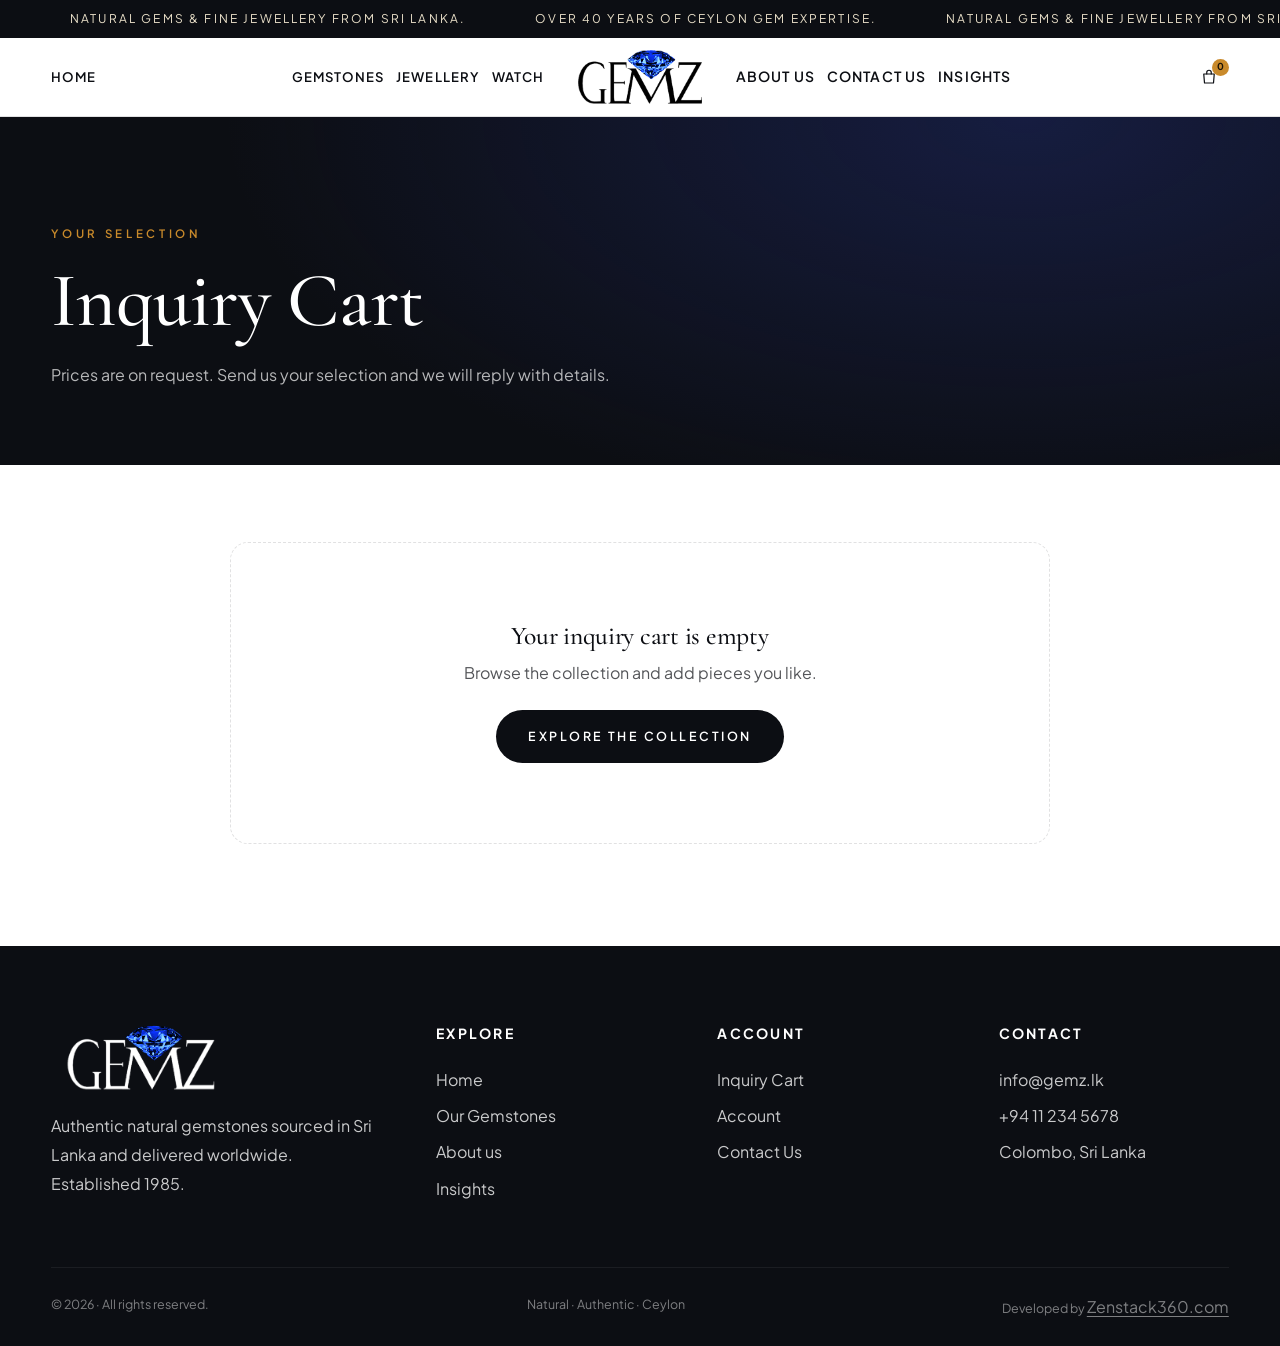
<file: cart.html>
<!doctype html>
<html lang="en"><head>
<meta charset="utf-8"><meta name="viewport" content="width=device-width,initial-scale=1">
<title>Inquiry Cart — Gemz.lk</title>
<link rel="icon" type="image/svg+xml" href="assets/gemz-favicon.svg?v=brand-1">
<link rel="preload" as="image" href="assets/gemz-logo-light.png?v=brand-1" fetchpriority="high">
<link rel="preconnect" href="https://fonts.googleapis.com"><link rel="preconnect" href="https://fonts.gstatic.com" crossorigin>
<link href="https://fonts.googleapis.com/css2?family=Cormorant+Garamond:ital,wght@0,400;0,500;0,600;1,500&family=Plus+Jakarta+Sans:wght@400;500;600;700&display=swap" rel="stylesheet" media="print" onload="this.media='all'"><noscript><link href="https://fonts.googleapis.com/css2?family=Cormorant+Garamond:ital,wght@0,400;0,500;0,600;1,500&family=Plus+Jakarta+Sans:wght@400;500;600;700&display=swap" rel="stylesheet"></noscript>
<link rel="stylesheet" href="css/style.css?v=style-12"><script>document.documentElement.classList.add('js')</script>
</head><body>
<div id="site-header"></div>
<main>
<section class="page-hero"><div class="wrap"><span class="eyebrow" data-setting="cart_eyebrow">Your selection</span><h1 data-setting="cart_title" style="font-size:clamp(2.6rem,6vw,5rem)">Inquiry Cart</h1><p data-setting="cart_description">Prices are on request. Send us your selection and we will reply with details.</p></div></section>
<section><div class="wrap" style="max-width:820px"><div id="items"></div><div id="act" style="margin-top:26px"></div></div></section>
</main>
<div id="site-footer"></div>
<script src="js/supabase-config.js?v=config-1"></script>
<script src="js/app.js?v=app-8"></script>
<script>
window.GEMZ_READY.then(()=>{
  function draw(){
    const copy=(key,fallback)=>htmlEscape(SITE_SETTINGS[key]||fallback);
    const existingForm=document.getElementById('cartInquiryForm');
    const previous=existingForm?Object.fromEntries(new FormData(existingForm).entries()):{};
    const list=Cart.get().map(s=>{
      const gem=GEMS.find(item=>item.slug===s);
      if(gem)return{slug:s,name:gem.name,kind:'gem',item:gem};
      const product=[...JEWELLERY_PRODUCTS,...WATCH_PRODUCTS].find(item=>item.slug===s);
      if(product)return{slug:s,name:product.name,kind:product.type,category:product.category,item:product};
      const category=JEWELLERY_CATEGORIES.find(item=>`jewellery-${item.toLowerCase()}`===s);
      if(category)return{slug:s,name:`${category} Jewellery`,kind:'jewellery',category};
      return{slug:s,name:window.GEMZ_CONTENT_PENDING?'Loading item…':'Item unavailable',kind:'unavailable'};
    });
    items.innerHTML=list.length?list.map((item,i)=>{const art=item.item?.image_url?`<img src="${htmlEscape(item.item.image_url)}" alt="${htmlEscape(item.name)}" loading="lazy" decoding="async">`:item.kind==='gem'?gemSVG(item.item,'k'+i):item.kind==='watch'?'<span>⌚</span>':item.kind==='jewellery'?jewelleryArt(item.category):'<span class="cart-placeholder" aria-hidden="true">◇</span>';return `<div class="cart-item"><div class="frame">${art}</div><div><h3>${htmlEscape(item.name)}</h3><span class="tag">${copy('cart_price_label','Price on Request')}</span></div><button class="rm" type="button" data-s="${htmlEscape(item.slug)}" aria-label="${htmlEscape(SITE_SETTINGS.cart_remove_label||'Remove')} ${htmlEscape(item.name)} from your inquiry">${copy('cart_remove_label','Remove')}</button></div>`}).join(''):`<div class="empty"><h3>${copy('cart_empty_title','Your inquiry cart is empty')}</h3><p style="margin:10px 0 24px;opacity:.7">${copy('cart_empty_description','Browse the collection and add pieces you like.')}</p><a class="btn btn-dark" href="collection.html">${copy('cart_explore_button','Explore the collection')}</a></div>`;
    const productNames=list.map(item=>item.name).join(', ');
    const message=htmlEscape(String(SITE_SETTINGS.cart_default_message||'I am interested in: {products}').replaceAll('{products}',productNames));
    act.innerHTML=list.length?`<form class="f" id="cartInquiryForm"><div class="row2"><div class="field"><label for="inquiryName">${copy('cart_name_label','Name')}</label><input id="inquiryName" name="name" required></div><div class="field"><label for="inquiryEmail">${copy('cart_email_label','Email')}</label><input id="inquiryEmail" name="email" type="email" required></div></div><div class="field"><label for="inquiryPhone">${copy('cart_phone_label','Phone')}</label><input id="inquiryPhone" name="phone" type="tel"></div><div class="field"><label for="inquiryMessage">${copy('cart_message_label','Message')}</label><textarea id="inquiryMessage" name="message" rows="4" required>${message}</textarea></div><button class="btn btn-gold" type="submit">${copy('cart_submit_label','Send enquiry')}</button><p class="field-help">Your enquiry opens in WhatsApp with the selected products and your details. Tap Send there to deliver it.</p><p class="note" id="cartNote" aria-live="polite"></p></form>`:'';
    const form=document.getElementById('cartInquiryForm');
    if(form)Object.entries(previous).forEach(([name,value])=>{if(form.elements[name])form.elements[name].value=value});
    Cart.badge();
  }
  onPageRefresh(draw);
  items.onclick=e=>{const b=e.target.closest('.rm');if(b){Cart.remove(b.dataset.s);draw()}};
  act.addEventListener('submit',async e=>{
    if(e.target.id!=='cartInquiryForm')return;e.preventDefault();
    const form=e.target,fd=new FormData(form),note=document.getElementById('cartNote');
    const cartItems=Cart.get(),productSlug=cartItems.join(',');
    const submitButton=form.querySelector('[type="submit"]');
    submitButton.disabled=true;
    const productDetails=whatsAppProductDetails(cartItems),message=whatsAppInquiryMessage({products:productDetails,name:fd.get('name'),email:fd.get('email'),phone:fd.get('phone'),message:fd.get('message'),site:SITE_SETTINGS.store_name||location.host});
    const whatsappURL=whatsAppChatURL(SITE_SETTINGS.whatsapp_number,message);
    if(!whatsappURL){note.textContent=`WhatsApp is not configured yet. Please call ${SITE_SETTINGS.contact_phone||'the store'} or email ${SITE_SETTINGS.contact_email||'the store'}.`;submitButton.disabled=false;return}
    launchWhatsAppChat(whatsappURL);note.innerHTML=whatsAppReadyMarkup(whatsappURL);
    if(window.GEMZ_SUPABASE_CONFIG?.url&&window.GEMZ_SUPABASE_CONFIG?.anonKey)createInquiry({name:fd.get('name'),email:fd.get('email'),phone:fd.get('phone'),product_slug:productSlug,message}).catch(error=>console.warn('Could not save the WhatsApp enquiry to the admin dashboard.',error));
    submitButton.disabled=false;
  });
  boot('cart').then(draw);
});
</script>
</body></html>
</file>
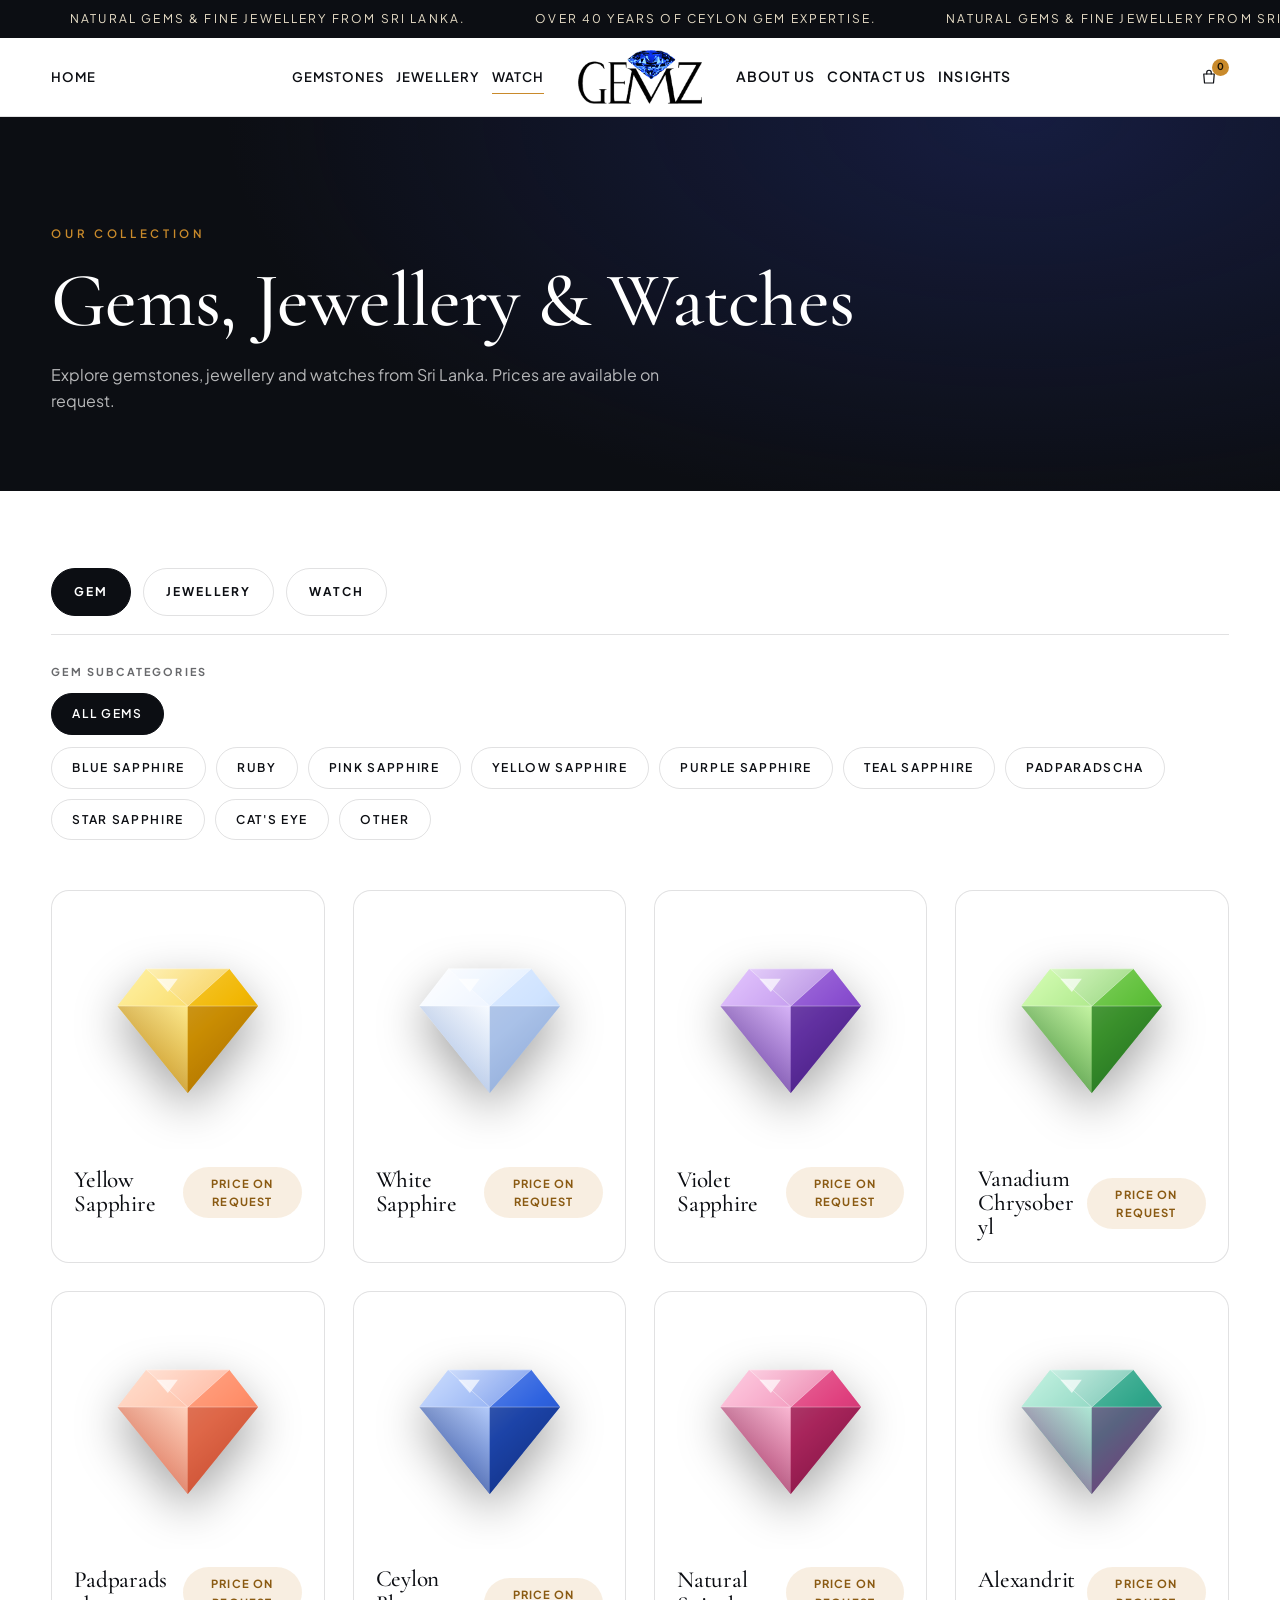
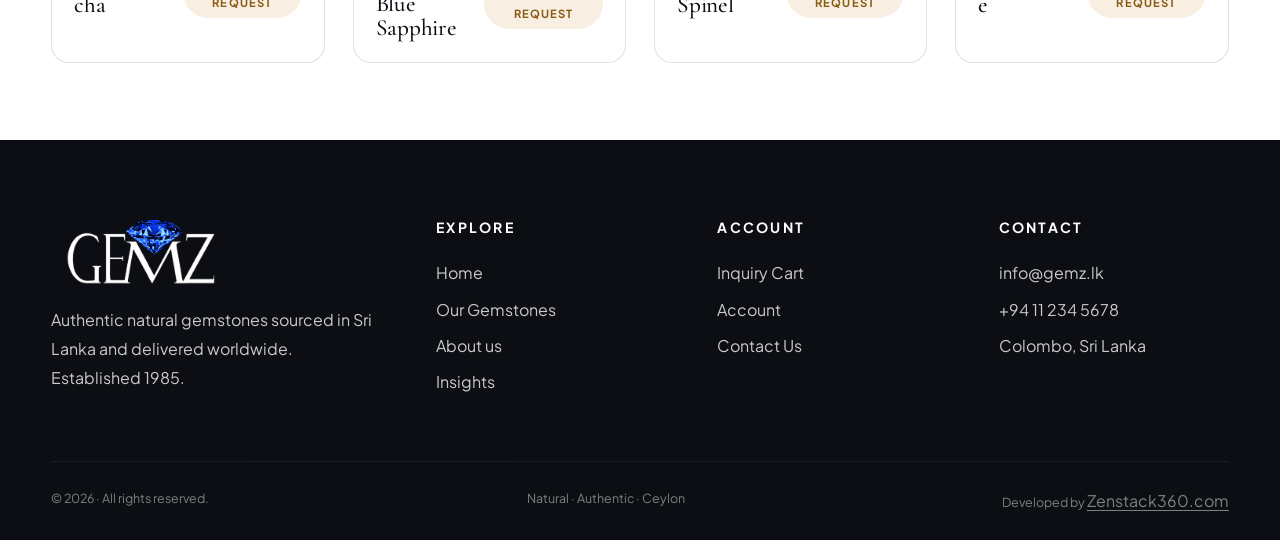
<file: collection.html>
<!doctype html>
<html lang="en"><head>
<meta charset="utf-8"><meta name="viewport" content="width=device-width,initial-scale=1">
<title>Our Gemstones — Gemz.lk</title>
<link rel="icon" type="image/svg+xml" href="assets/gemz-favicon.svg?v=brand-1">
<link rel="preload" as="image" href="assets/gemz-logo-light.png?v=brand-1" fetchpriority="high">
<link rel="preconnect" href="https://fonts.googleapis.com"><link rel="preconnect" href="https://fonts.gstatic.com" crossorigin>
<link href="https://fonts.googleapis.com/css2?family=Cormorant+Garamond:ital,wght@0,400;0,500;0,600;1,500&family=Plus+Jakarta+Sans:wght@400;500;600;700&display=swap" rel="stylesheet" media="print" onload="this.media='all'"><noscript><link href="https://fonts.googleapis.com/css2?family=Cormorant+Garamond:ital,wght@0,400;0,500;0,600;1,500&family=Plus+Jakarta+Sans:wght@400;500;600;700&display=swap" rel="stylesheet"></noscript>
<link rel="stylesheet" href="css/style.css?v=style-12"><script>document.documentElement.classList.add('js')</script>
</head><body>
<div id="site-header"></div>
<main>
<section class="page-hero"><div class="wrap"><span class="eyebrow" data-setting="collection_eyebrow">Our Collection</span><h1 data-setting="collection_title" style="font-size:clamp(2.6rem,6vw,5rem)">Gems, Jewellery &amp; Watches</h1><p data-setting="collection_description">Explore gemstones, jewellery and watches from Sri Lanka. Prices are available on request.</p></div></section>
<section id="gem"><div class="wrap">
  <div class="collection-tabs" id="collectionTabs" role="tablist" aria-label="Product categories">
    <button class="collection-tab on" type="button" role="tab" aria-selected="true" data-section="gem">GEM</button>
    <button class="collection-tab" type="button" role="tab" aria-selected="false" data-section="jewellery">JEWELLERY</button>
    <button class="collection-tab" type="button" role="tab" aria-selected="false" data-section="watch">WATCH</button>
  </div>
  <div id="categoryPanel" role="tabpanel">
    <div class="category-group" id="gemCategories">
      <p class="category-label">GEM subcategories</p>
      <div class="chips" id="gemChips">
        <button class="chip on" type="button" data-f="all" aria-pressed="true">All Gems</button>
      </div>
      <div class="chips" id="gemTypeChips" aria-label="Gem subcategories"></div>
    </div>
    <div class="category-group" id="jewelleryCategories" hidden>
      <p class="category-label">Browse jewellery</p>
      <div class="chips" id="jewelleryChips"></div>
    </div>
    <div class="category-group" id="watchCategories" hidden>
      <p class="category-label">WATCH</p>
      <div class="chips" id="watchChips" aria-label="Watch subcategories"></div>
      <p class="category-note">Please contact us for watch availability and sourcing.</p>
    </div>
  </div>
  <div class="grid" id="grid"></div>
  <p class="empty-category" id="emptyCategory" hidden></p>
</div></section>
</main>
<div id="site-footer"></div>
<script src="js/supabase-config.js?v=config-1"></script>
<script src="js/app.js?v=app-8"></script>
<script>
window.GEMZ_READY.then(()=>{
  const grid=document.getElementById('grid');
  const emptyCategory=document.getElementById('emptyCategory');
  const categoryGroups={gem:document.getElementById('gemCategories'),jewellery:document.getElementById('jewelleryCategories'),watch:document.getElementById('watchCategories')};
  const initialParams=new URLSearchParams(location.search);
  let section=['gem','jewellery','watch'].includes(initialParams.get('section'))?initialParams.get('section'):'gem';
  let currentFilter='all';
  let currentCategory='Gemstones';
  let requestedCategoryPending=Boolean(initialParams.get('category'));
  const gemChips=document.getElementById('gemChips');
  const gemTypeChips=document.getElementById('gemTypeChips');
  const jewelleryChips=document.getElementById('jewelleryChips');
  const watchChips=document.getElementById('watchChips');
  function selectChip(button,group){
    group.querySelectorAll('.chip').forEach(c=>{const active=c===button;c.classList.toggle('on',active);c.setAttribute('aria-pressed',String(active))});
  }
  function populateFilters(){
    gemTypeChips.innerHTML=GEM_CATEGORIES.map(c=>`<button class="chip" type="button" data-f="${htmlEscape(c.label)}" aria-pressed="false">${htmlEscape(c.label)}</button>`).join('');
    jewelleryChips.innerHTML=`<button class="chip" type="button" data-f="all" aria-pressed="false">All Jewellery</button>${JEWELLERY_CATEGORIES.map(c=>`<button class="chip" type="button" data-f="${htmlEscape(c)}" aria-pressed="false">${htmlEscape(c)}</button>`).join('')}`;
    watchChips.innerHTML=`<button class="chip" type="button" data-f="all" aria-pressed="false">All Watches</button>${WATCH_CATEGORIES.map(c=>`<button class="chip" type="button" data-f="${htmlEscape(c)}" aria-pressed="false">${htmlEscape(c)}</button>`).join('')}`;
  }
  function render(f='all'){
    currentFilter=f;
    let list=[];
    if(section==='gem'){
      const category=GEM_CATEGORIES.find(c=>c.label===f);
      list=GEMS.filter(g=>category?category.match(g):f==='all');
    }
    if(section==='jewellery')list=JEWELLERY_PRODUCTS.filter(product=>f==='all'||product.category===f);
    if(section==='watch')list=WATCH_PRODUCTS.filter(product=>f==='all'||product.category===f);
    grid.innerHTML=list.map(cardHTML).join('');
    emptyCategory.hidden=list.length>0;
    if(section==='jewellery'&&!list.length){
      const detailURL=`jewellery-product.html?category=${encodeURIComponent(currentCategory==='Jewellery'?'Rings':currentCategory)}`;
      emptyCategory.innerHTML=`${htmlEscape(currentCategory)} pieces are available on request. <a class="text-link" href="${detailURL}">View jewellery product details</a>`;
    }else if(section==='watch'&&!list.length){
      emptyCategory.innerHTML='No watches are listed right now. <a class="text-link" href="contact.html?product=watch">Contact us about watch availability</a>.';
    }else{
      emptyCategory.textContent=`${currentCategory} has no products listed yet. Please contact us to ask about availability.`;
    }
    initTilt(grid);
  }
  function setSection(next,filter='all'){
    section=next;
    document.querySelectorAll('.collection-tab').forEach(tab=>{const active=tab.dataset.section===next;tab.classList.toggle('on',active);tab.setAttribute('aria-selected',String(active))});
    Object.entries(categoryGroups).forEach(([key,node])=>node.hidden=key!==next);
    grid.hidden=false;
    currentCategory=next==='watch'?(filter==='all'?'Watches':filter):next==='jewellery'?(filter==='all'?'Jewellery':filter):(filter==='all'?'Gemstones':filter);
    if(next==='gem'){
      const group=filter==='all'?gemChips:gemTypeChips;
      const selected=[...group.querySelectorAll('.chip')].find(chip=>chip.dataset.f===filter);
      selectChip(selected||gemChips.querySelector('[data-f="all"]'),group);
      (filter==='all'?gemTypeChips:gemChips).querySelectorAll('.chip').forEach(c=>{c.classList.remove('on');c.setAttribute('aria-pressed','false')});
    }
    if(next==='jewellery'){
      selectChip([...jewelleryChips.querySelectorAll('.chip')].find(chip=>chip.dataset.f===filter)||null,jewelleryChips);
    }
    if(next==='watch')selectChip([...watchChips.querySelectorAll('.chip')].find(chip=>chip.dataset.f===filter)||null,watchChips);
    render(filter);
  }
  document.getElementById('collectionTabs').addEventListener('click',e=>{const tab=e.target.closest('.collection-tab');if(tab)setSection(tab.dataset.section)});
  gemChips.addEventListener('click',e=>{const b=e.target.closest('.chip');if(!b)return;setSection('gem',b.dataset.f)});
  gemTypeChips.addEventListener('click',e=>{const b=e.target.closest('.chip');if(!b)return;setSection('gem',b.dataset.f)});
  jewelleryChips.addEventListener('click',e=>{const b=e.target.closest('.chip');if(!b)return;setSection('jewellery',b.dataset.f)});
  watchChips.addEventListener('click',e=>{const b=e.target.closest('.chip');if(!b)return;setSection('watch',b.dataset.f)});
  function refreshCollection(){
    populateFilters();
    let desired=currentFilter;
    if(requestedCategoryPending){
      requestedCategoryPending=false;
      const requested=initialParams.get('category')?.toLowerCase();
      desired=section==='gem'?GEM_CATEGORIES.find(c=>c.label.toLowerCase()===requested)?.label||'all':section==='jewellery'?JEWELLERY_CATEGORIES.find(c=>c.toLowerCase()===requested)||'all':WATCH_CATEGORIES.find(c=>c.toLowerCase()===requested)||'all';
    }
    const valid=section==='gem'?desired==='all'||GEM_CATEGORIES.some(c=>c.label===desired):section==='jewellery'?desired==='all'||JEWELLERY_CATEGORIES.includes(desired):section==='watch'?desired==='all'||WATCH_CATEGORIES.includes(desired):false;
    setSection(section,valid?desired:'all');
  }
  populateFilters();
  const requestedCategory=initialParams.get('category');
  if(section==='gem')currentFilter=GEM_CATEGORIES.find(c=>c.label.toLowerCase()===requestedCategory?.toLowerCase())?.label||'all';
  if(section==='jewellery')currentFilter=JEWELLERY_CATEGORIES.find(c=>c.toLowerCase()===requestedCategory?.toLowerCase())||'all';
  if(section==='watch')currentFilter=WATCH_CATEGORIES.find(c=>c.toLowerCase()===requestedCategory?.toLowerCase())||'all';
  setSection(section,currentFilter);
  boot('collection');
  onPageRefresh(refreshCollection);
});
</script>
</body></html>
</file>
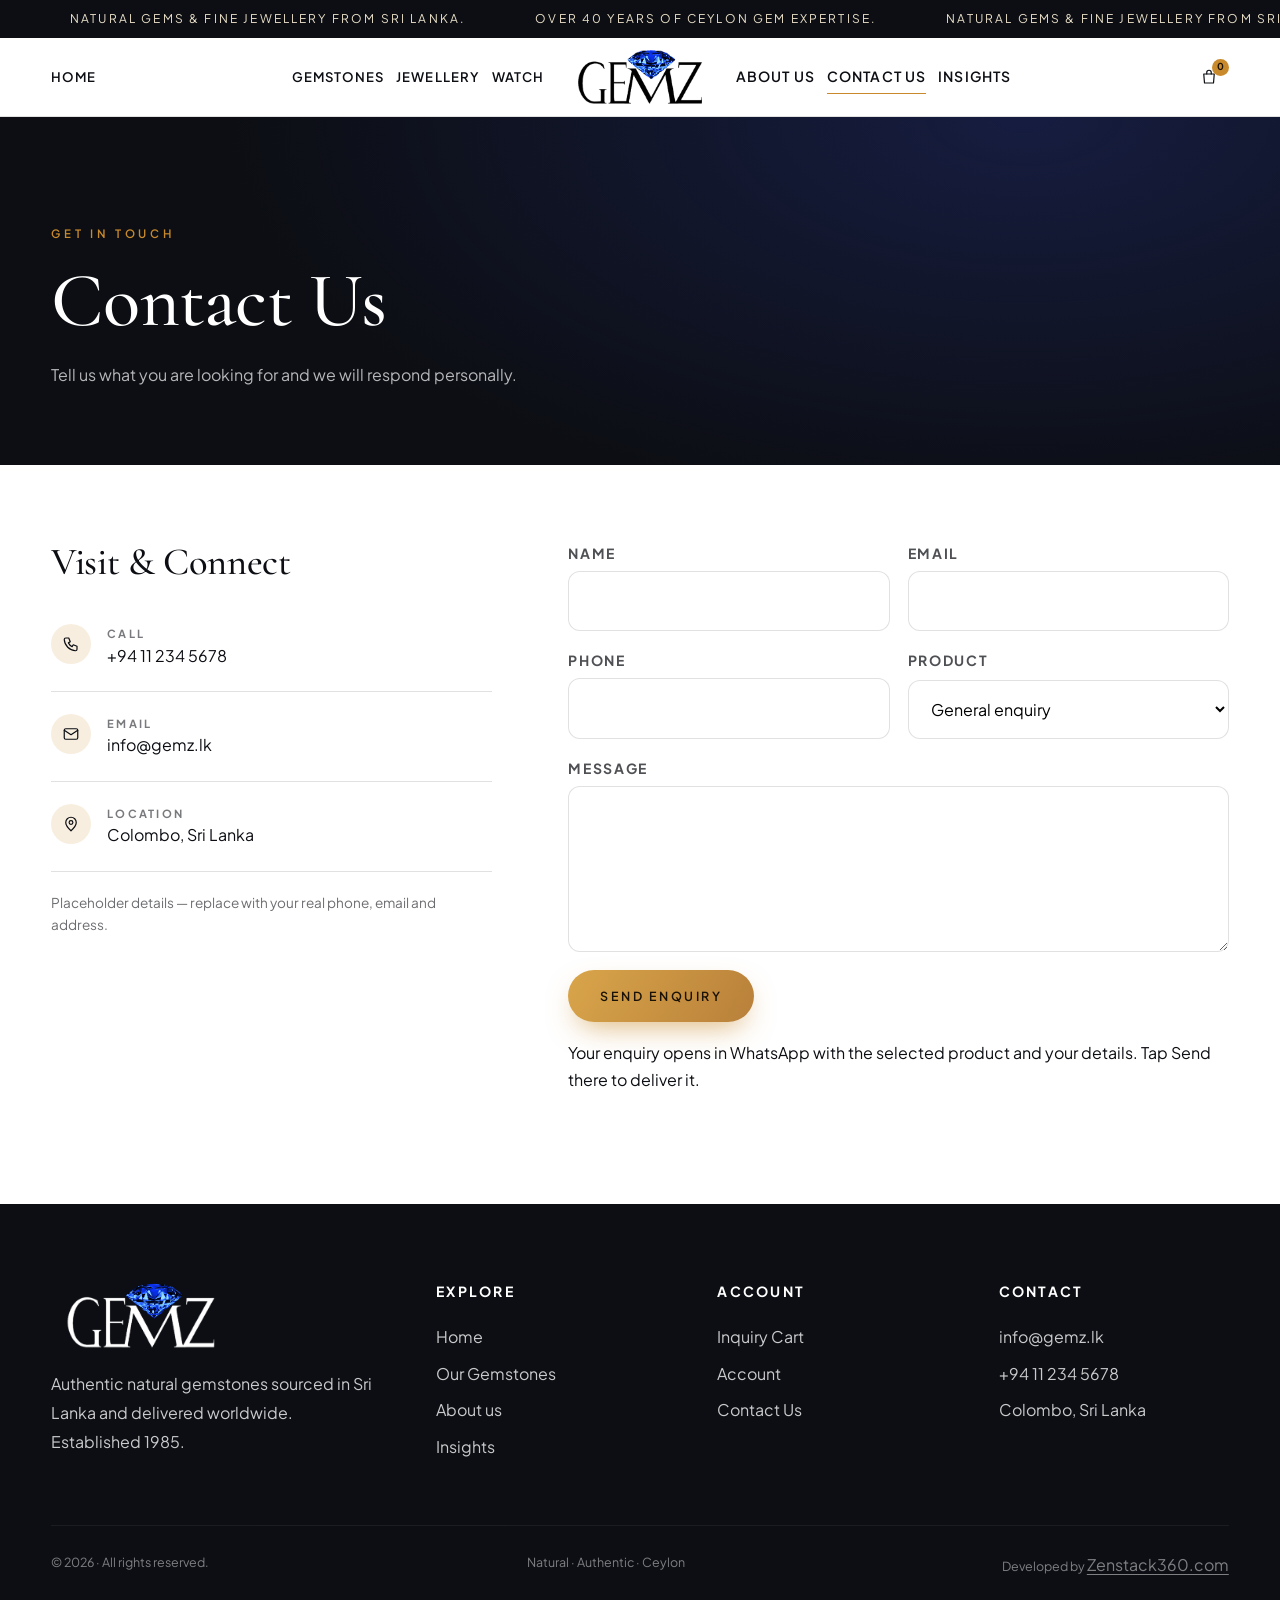
<file: contact.html>
<!doctype html>
<html lang="en"><head>
<meta charset="utf-8"><meta name="viewport" content="width=device-width,initial-scale=1">
<title>Contact Us — Gemz.lk</title>
<link rel="icon" type="image/svg+xml" href="assets/gemz-favicon.svg?v=brand-1">
<link rel="preload" as="image" href="assets/gemz-logo-light.png?v=brand-1" fetchpriority="high">
<link rel="preconnect" href="https://fonts.googleapis.com"><link rel="preconnect" href="https://fonts.gstatic.com" crossorigin>
<link href="https://fonts.googleapis.com/css2?family=Cormorant+Garamond:ital,wght@0,400;0,500;0,600;1,500&family=Plus+Jakarta+Sans:wght@400;500;600;700&display=swap" rel="stylesheet" media="print" onload="this.media='all'"><noscript><link href="https://fonts.googleapis.com/css2?family=Cormorant+Garamond:ital,wght@0,400;0,500;0,600;1,500&family=Plus+Jakarta+Sans:wght@400;500;600;700&display=swap" rel="stylesheet"></noscript>
<link rel="stylesheet" href="css/style.css?v=style-12"><script>document.documentElement.classList.add('js')</script>
</head><body>
<div id="site-header"></div>
<main>
<section class="page-hero"><div class="wrap"><span class="eyebrow" data-setting="contact_eyebrow">Get in touch</span><h1 data-setting="contact_title" style="font-size:clamp(2.6rem,6vw,5rem)">Contact Us</h1><p data-setting="contact_description">Tell us what you are looking for and we will respond personally.</p></div></section>
<section><div class="wrap contact-grid">
  <div data-reveal>
    <h2 style="font-size:2.4rem;margin-bottom:20px" data-setting="contact_visit_title">Visit &amp; Connect</h2>
    <div class="info-row"><span class="ico" id="i1" aria-hidden="true"></span><div><b data-setting="contact_phone_label">Call</b><a id="contactPhoneInfo" href="tel:+94112345678" data-setting="contact_phone">+94 11 234 5678</a></div></div>
    <div class="info-row"><span class="ico" id="i2" aria-hidden="true"></span><div><b data-setting="contact_email_label">Email</b><a id="contactEmailInfo" href="mailto:info@gemz.lk" data-setting="contact_email">info@gemz.lk</a></div></div>
    <div class="info-row"><span class="ico" id="i3"></span><div><b data-setting="contact_location_label">Location</b><span data-setting="contact_address">Colombo, Sri Lanka</span></div></div>
    <p data-setting="contact_note" style="margin-top:20px;font-size:.85rem;opacity:.6">Placeholder details — replace with your real phone, email and address.</p>
  </div>
  <form class="f" id="form" data-reveal>
    <div class="row2"><div class="field"><label for="contactName">Name</label><input id="contactName" name="name" autocomplete="name" required></div><div class="field"><label for="contactEmail">Email</label><input id="contactEmail" type="email" name="email" autocomplete="email" required></div></div>
    <div class="row2"><div class="field"><label for="contactPhone">Phone</label><input id="contactPhone" name="phone" type="tel" autocomplete="tel"></div>
      <div class="field"><label for="gemsel">Product</label><select name="product" id="gemsel"><option value="">General enquiry</option></select></div></div>
    <div class="field"><label for="contactMessage">Message</label><textarea id="contactMessage" name="msg" rows="5" required></textarea></div>
    <button class="btn btn-gold" type="submit" style="justify-self:start">Send Enquiry</button>
    <span class="field-help">Your enquiry opens in WhatsApp with the selected product and your details. Tap Send there to deliver it.</span>
    <p class="note" id="note" aria-live="polite"></p>
  </form>
</div></section>
</main>
<div id="site-footer"></div>
<script src="js/supabase-config.js?v=config-1"></script>
<script src="js/app.js?v=app-8"></script>
<script>
window.GEMZ_READY.then(()=>{
  i1.innerHTML=icon.phone;i2.innerHTML=icon.mail;i3.innerHTML=icon.pin;
  [i1,i2,i3].forEach(e=>e.firstChild.setAttribute('style','width:18px;height:18px;stroke:currentColor;fill:none;stroke-width:1.6'));
  const params=new URLSearchParams(location.search),requested=params.get('product')||params.get('gem')||params.get('jewellery');if(requested)gemsel.value=requested;
  function populateProducts(){
    const selected=requested||gemsel.value;
    const products=[...GEMS,...JEWELLERY_PRODUCTS,...WATCH_PRODUCTS];
    gemsel.innerHTML='<option value="">General enquiry</option>'+products.map(product=>`<option value="${htmlEscape(product.slug)}">${htmlEscape(product.name)}</option>`).join('');
    if(selected&&!products.some(product=>product.slug===selected))gemsel.add(new Option(`Other: ${selected}`,selected));
    if(selected)gemsel.value=selected;
  }
  populateProducts();
  function refreshContactPage(){
    populateProducts();
    const phone=String(SITE_SETTINGS.contact_phone||'+94 11 234 5678');
    const email=String(SITE_SETTINGS.contact_email||'info@gemz.lk');
    document.getElementById('contactPhoneInfo').href=`tel:${phone.replace(/[^+\d]/g,'')}`;
    document.getElementById('contactEmailInfo').href=`mailto:${encodeURIComponent(email)}`;
  }
  refreshContactPage();
  onPageRefresh(refreshContactPage);
  form.onsubmit=e=>{e.preventDefault();
    const d=new FormData(form);
    const submitButton=form.querySelector('[type="submit"]');
    submitButton.disabled=true;
    const productSlug=String(d.get('product')||''),productDetails=whatsAppProductDetails(productSlug?[productSlug]:[]);
    const message=whatsAppInquiryMessage({products:productDetails,name:d.get('name'),email:d.get('email'),phone:d.get('phone'),message:d.get('msg'),site:SITE_SETTINGS.store_name||location.host});
    const whatsappURL=whatsAppChatURL(SITE_SETTINGS.whatsapp_number,message);
    if(!whatsappURL){note.textContent=`WhatsApp is not configured yet. Please call ${SITE_SETTINGS.contact_phone||'the store'} or email ${SITE_SETTINGS.contact_email||'the store'}.`;submitButton.disabled=false;return}
    launchWhatsAppChat(whatsappURL);note.innerHTML=whatsAppReadyMarkup(whatsappURL);
    if(window.GEMZ_SUPABASE_CONFIG?.url&&window.GEMZ_SUPABASE_CONFIG?.anonKey)createInquiry({name:d.get('name'),email:d.get('email'),phone:d.get('phone'),product_slug:productSlug,message}).catch(error=>console.warn('Could not save the WhatsApp enquiry to the admin dashboard.',error));
    submitButton.disabled=false;
  };
  boot('contact');
});
</script>
</body></html>
</file>
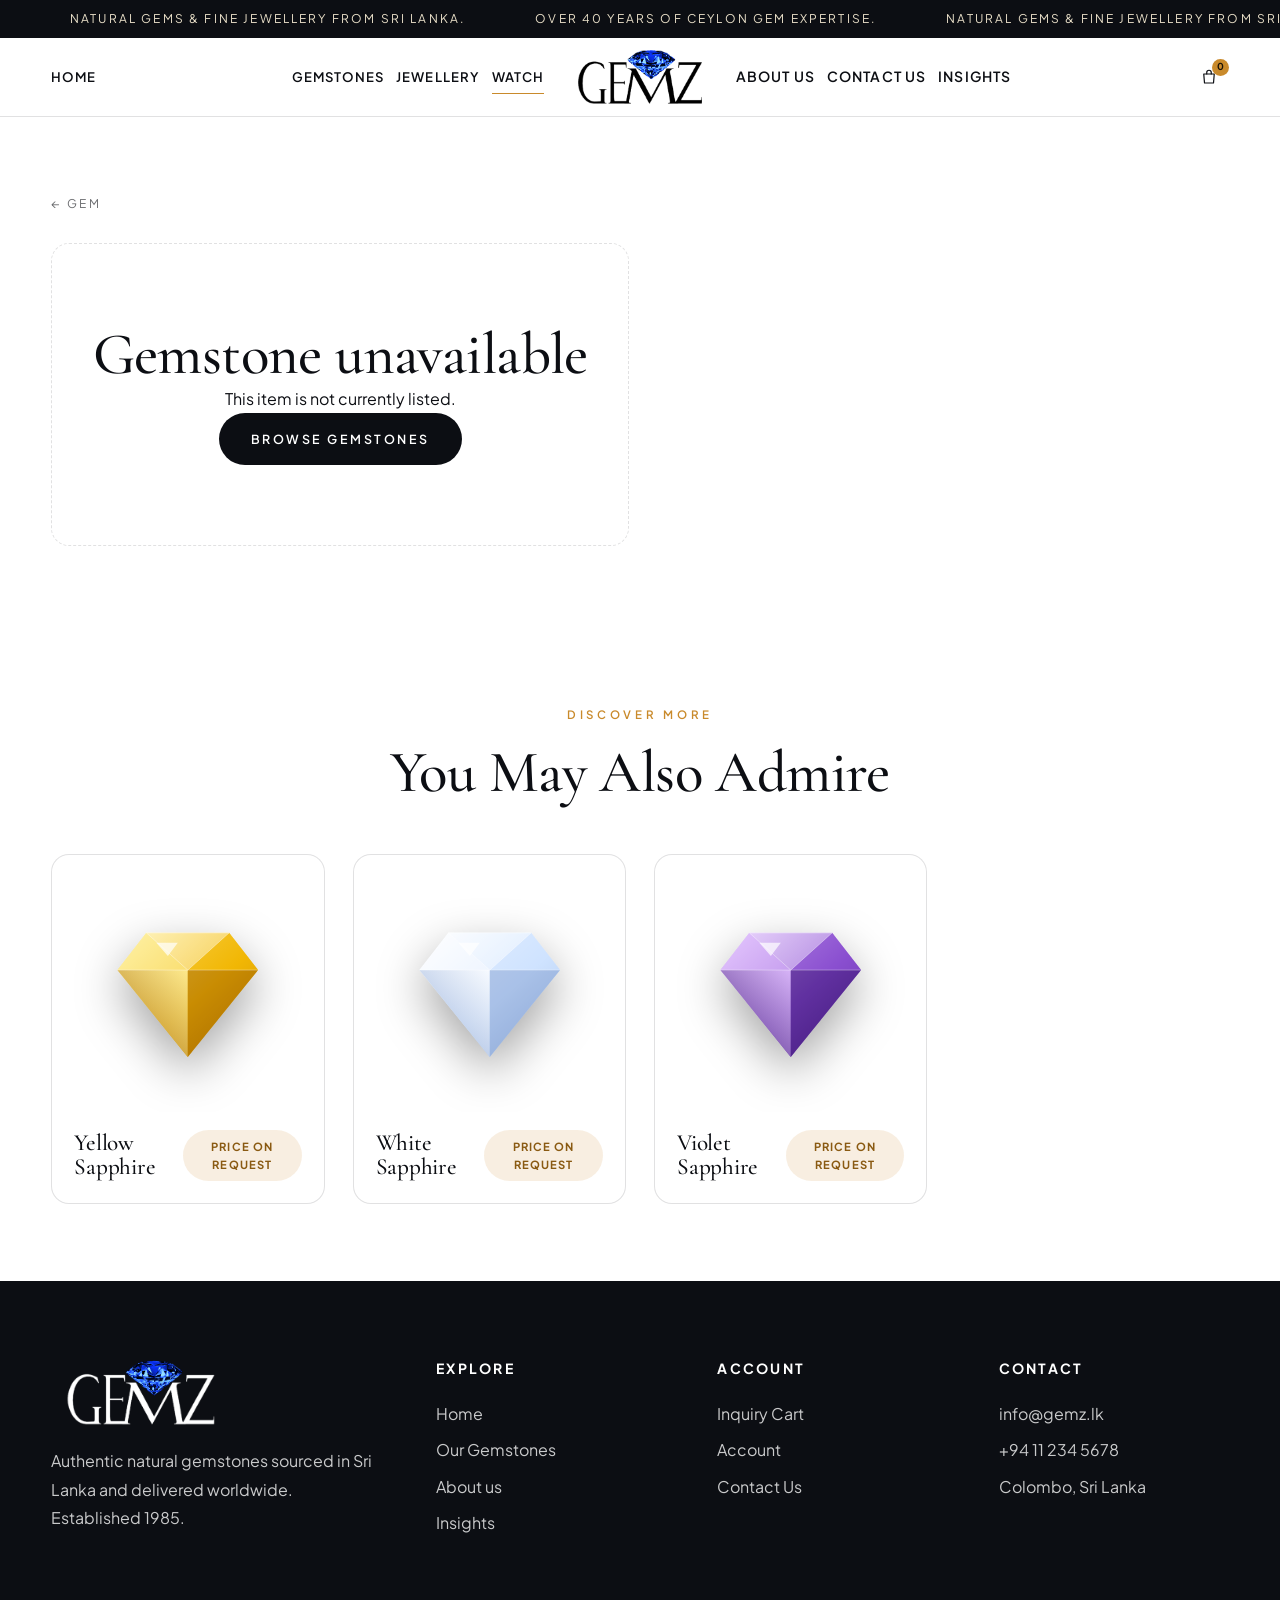
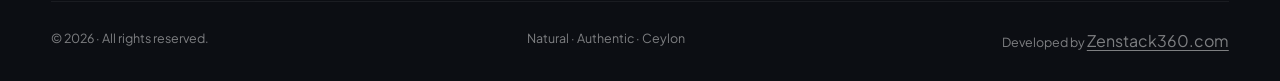
<file: gemstone.html>
<!doctype html>
<html lang="en"><head>
<meta charset="utf-8"><meta name="viewport" content="width=device-width,initial-scale=1">
<title>Gemstone — Gemz.lk</title>
<link rel="icon" type="image/svg+xml" href="assets/gemz-favicon.svg?v=brand-1">
<link rel="preload" as="image" href="assets/gemz-logo-light.png?v=brand-1" fetchpriority="high">
<link rel="preconnect" href="https://fonts.googleapis.com"><link rel="preconnect" href="https://fonts.gstatic.com" crossorigin>
<link href="https://fonts.googleapis.com/css2?family=Cormorant+Garamond:ital,wght@0,400;0,500;0,600;1,500&family=Plus+Jakarta+Sans:wght@400;500;600;700&display=swap" rel="stylesheet" media="print" onload="this.media='all'"><noscript><link href="https://fonts.googleapis.com/css2?family=Cormorant+Garamond:ital,wght@0,400;0,500;0,600;1,500&family=Plus+Jakarta+Sans:wght@400;500;600;700&display=swap" rel="stylesheet"></noscript>
<link rel="stylesheet" href="css/style.css?v=style-12"><script>document.documentElement.classList.add('js')</script>
</head><body>
<div id="site-header"></div>
<main>
<section><div class="wrap">
  <p style="font-size:.75rem;letter-spacing:.2em;text-transform:uppercase;margin-bottom:30px"><a href="collection.html#gem" style="opacity:.6">← GEM</a></p>
  <div class="empty loading-state" id="productLoading" role="status">Loading gemstone details…</div>
  <div class="detail" id="detail" hidden></div>
</div></section>
<section class="collection"><div class="wrap center"><span class="eyebrow">Discover More</span><h2>You May Also Admire</h2></div>
  <div class="wrap"><div class="grid" id="more"></div></div></section>
</main>
<div id="site-footer"></div>
<script src="js/supabase-config.js?v=config-1"></script>
<script src="js/app.js?v=app-8"></script>
<script>
window.GEMZ_CONTENT_READY.then(()=>{
  const slug=new URLSearchParams(location.search).get('slug');
  function renderGemstone(){
    const g=GEMS.find(item=>item.slug===slug);
    const detail=document.getElementById('detail');
    if(!g){
      if(window.GEMZ_CONTENT_PENDING){
        document.title='Loading gemstone — Gemz.lk';
        document.getElementById('productLoading').hidden=false;
        return;
      }
      document.title='Gemstone unavailable — Gemz.lk';
      document.getElementById('productLoading').hidden=true;
      detail.hidden=false;
      detail.innerHTML='<div class="empty"><h2>Gemstone unavailable</h2><p>This item is not currently listed.</p><a class="btn btn-dark" href="collection.html?section=gem">Browse gemstones</a></div>';
      document.getElementById('more').innerHTML=GEMS.slice(0,3).map(cardHTML).join('');
      return;
    }
    document.getElementById('productLoading').hidden=true;
    detail.hidden=false;
    document.title=g.name+' — Gemz.lk';
    applySeoSettings({title:g.seo_title||`${g.name} | ${SITE_SETTINGS.store_name||'Gemz.lk'}`,description:g.seo_description||g.description||g.text,image:g.image_url,type:'product',product:g});
    const gemDetails=[
      ['Code No',g.codeNo||'—'],['Stone',g.stone||g.name],['Weight',g.weight||'—'],['Clarity Grade',g.clarity_grade||g.clarity||'—'],['Colour',g.colour||'—'],
      ['Origin',g.origin||'—'],['Dimensions',g.dimensions||'—'],['Shape',g.shape||'—'],['Cut',g.cut||'—'],['Treatment',g.treat||'—'],
      ['Certificate',g.certificate||'—'],['Comment',g.comment||'—']
    ];
    const standardGemFields=new Set(['codeNo','weight','stone','clarity','clarity_grade','colour','origin','hardness','dimensions','shape','cut','treat','certificate','comment']);
    const extraDetails=Object.entries(g.specs||{}).filter(([key,value])=>value&&!standardGemFields.has(key)).map(([key,value])=>[key.replace(/([a-z0-9])([A-Z])/g,'$1 $2').replace(/[_-]+/g,' ').replace(/^./,letter=>letter.toUpperCase()),value]);
    gemDetails.push(...extraDetails);
    const detailRows=rows=>rows.map(([label,value])=>`<tr><td>${htmlEscape(label)}</td><td>${htmlEscape(value)}</td></tr>`).join('');
    const hasUploadedImage=Boolean(g.image_url);
    const visual=hasUploadedImage?`<img src="${htmlEscape(g.image_url)}" alt="${htmlEscape(g.name)}">`:gemSVG(g,'d');
    const viewerBackground=hasUploadedImage?'':` style="background:${bgOf(g)}"`;
    detail.innerHTML=`
    <div class="viewer${hasUploadedImage?' has-product-image':''}"${viewerBackground}><div class="gem3d">${visual}</div>${hasUploadedImage?'':'<small>Drag to rotate</small>'}</div>
    <div>
      <span class="eyebrow">Natural Gemstone</span><h1 style="font-size:clamp(2.4rem,5vw,4.2rem)">${htmlEscape(g.name)}</h1>
      <p class="lead" style="margin-top:20px">${htmlEscape(g.text)}</p>
      <div class="detail-spec"><h2>GEM DETAILS</h2><table class="specs">${detailRows(gemDetails)}</table></div>
      <div class="detail-actions"><button class="btn btn-gold" id="add">Add to Inquiry</button><a class="btn btn-ghost" href="contact.html?gem=${encodeURIComponent(g.slug)}">Request Price</a></div>
      <p class="note" id="msg" style="margin-top:14px" aria-live="polite"></p>
    </div>`;
    window.GEMZ_REFRESH_IMAGE_ZOOM?.();
    document.getElementById('add').onclick=()=>{Cart.add(g.slug);document.getElementById('msg').textContent=g.name+' added to your inquiry cart.'};
    document.getElementById('more').innerHTML=GEMS.filter(item=>item.slug!==g.slug).slice(0,3).map(cardHTML).join('');
    initViewer();initTilt(document.getElementById('more'));
  }
  renderGemstone();
  boot('collection');
  onPageRefresh(renderGemstone);
});
</script>
</body></html>
</file>
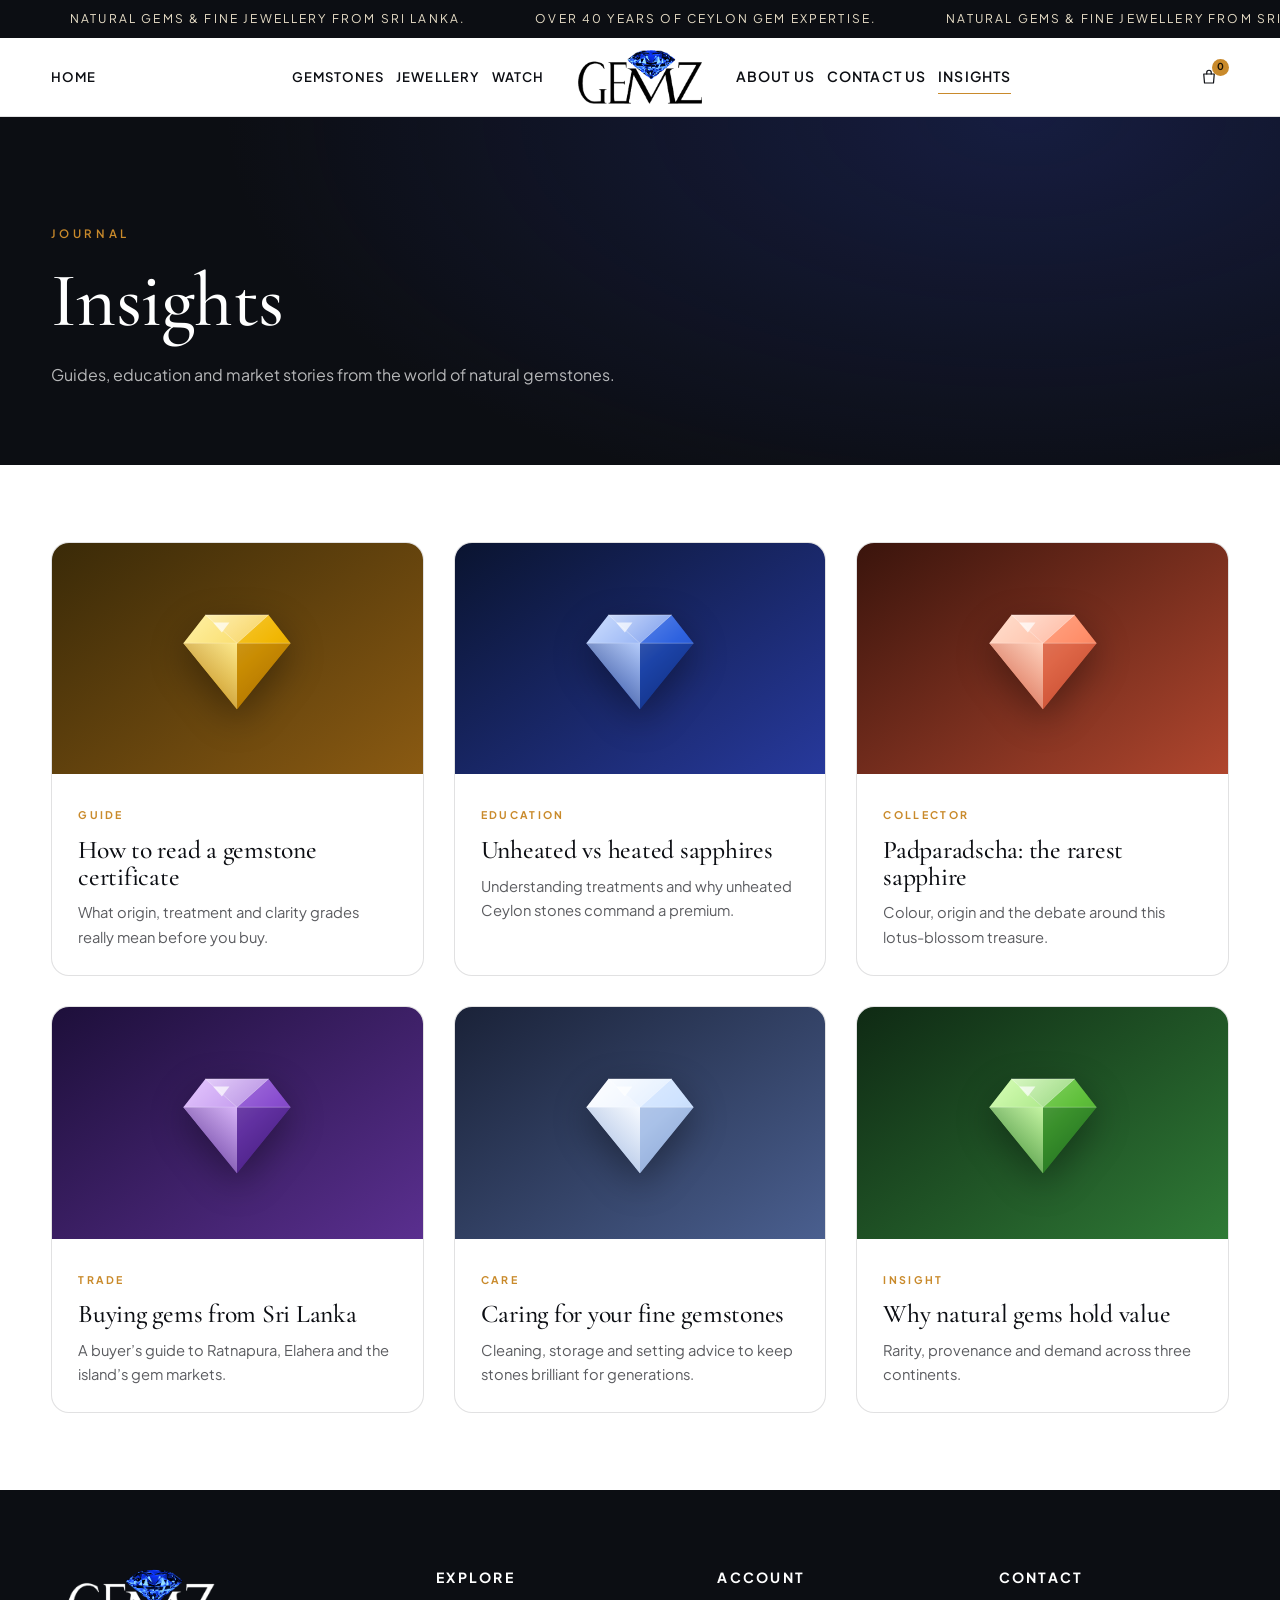
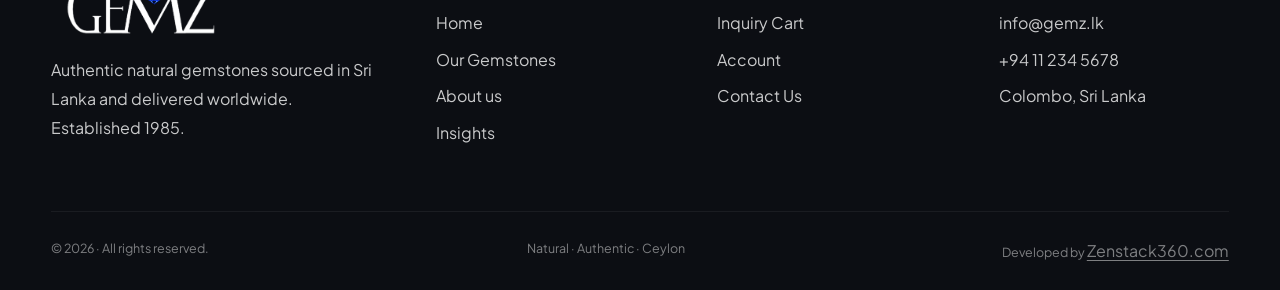
<file: insights.html>
<!doctype html>
<html lang="en"><head>
<meta charset="utf-8"><meta name="viewport" content="width=device-width,initial-scale=1">
<title>Insights — Gemz.lk</title>
<link rel="icon" type="image/svg+xml" href="assets/gemz-favicon.svg?v=brand-1">
<link rel="preload" as="image" href="assets/gemz-logo-light.png?v=brand-1" fetchpriority="high">
<link rel="preconnect" href="https://fonts.googleapis.com"><link rel="preconnect" href="https://fonts.gstatic.com" crossorigin>
<link href="https://fonts.googleapis.com/css2?family=Cormorant+Garamond:ital,wght@0,400;0,500;0,600;1,500&family=Plus+Jakarta+Sans:wght@400;500;600;700&display=swap" rel="stylesheet" media="print" onload="this.media='all'"><noscript><link href="https://fonts.googleapis.com/css2?family=Cormorant+Garamond:ital,wght@0,400;0,500;0,600;1,500&family=Plus+Jakarta+Sans:wght@400;500;600;700&display=swap" rel="stylesheet"></noscript>
<link rel="stylesheet" href="css/style.css?v=style-12"><script>document.documentElement.classList.add('js')</script>
</head><body>
<div id="site-header"></div>
<main>
<section class="page-hero"><div class="wrap"><span class="eyebrow" data-setting="insights_eyebrow">Journal</span><h1 data-setting="insights_title" style="font-size:clamp(2.6rem,6vw,5rem)">Insights</h1><p data-setting="insights_description">Guides, education and market stories from the world of natural gemstones.</p></div></section>
<section><div class="wrap"><div class="posts" id="posts" data-stagger></div></div></section>
</main>
<div id="site-footer"></div>
<script src="js/supabase-config.js?v=config-1"></script>
<script src="js/app.js?v=app-8"></script>
<script>
window.GEMZ_READY.then(()=>{
  function renderInsights(){
    const posts=document.getElementById('posts');
    posts.innerHTML=ARTICLES.length?ARTICLES.map((a,i)=>{const g=GEMS[a.g]||GEMS[0];const visual=a.image_url?`<img src="${htmlEscape(a.image_url)}" alt="${htmlEscape(a.t)}" loading="lazy" decoding="async">`:g?gemSVG(g,'p'+i):'';return `<article class="post"><div class="thumb" style="background:${g?bgOf(g):'linear-gradient(145deg,#171b29,#39405a)'}">${visual}</div><div class="b"><small>${htmlEscape(a.k)}</small><h3>${htmlEscape(a.t)}</h3><p>${htmlEscape(a.p)}</p>${a.content?`<details><summary>Read article</summary><p>${htmlEscape(a.content)}</p></details>`:''}</div></article>`}).join(''):'<div class="empty-content"><h2>No articles published yet</h2><p>Check back soon for gemstone guides and stories.</p><a class="text-link" href="contact.html">Ask our team a question</a></div>';
  }
  renderInsights();
  boot('insights');
  onPageRefresh(renderInsights);
});
</script>
</body></html>
</file>
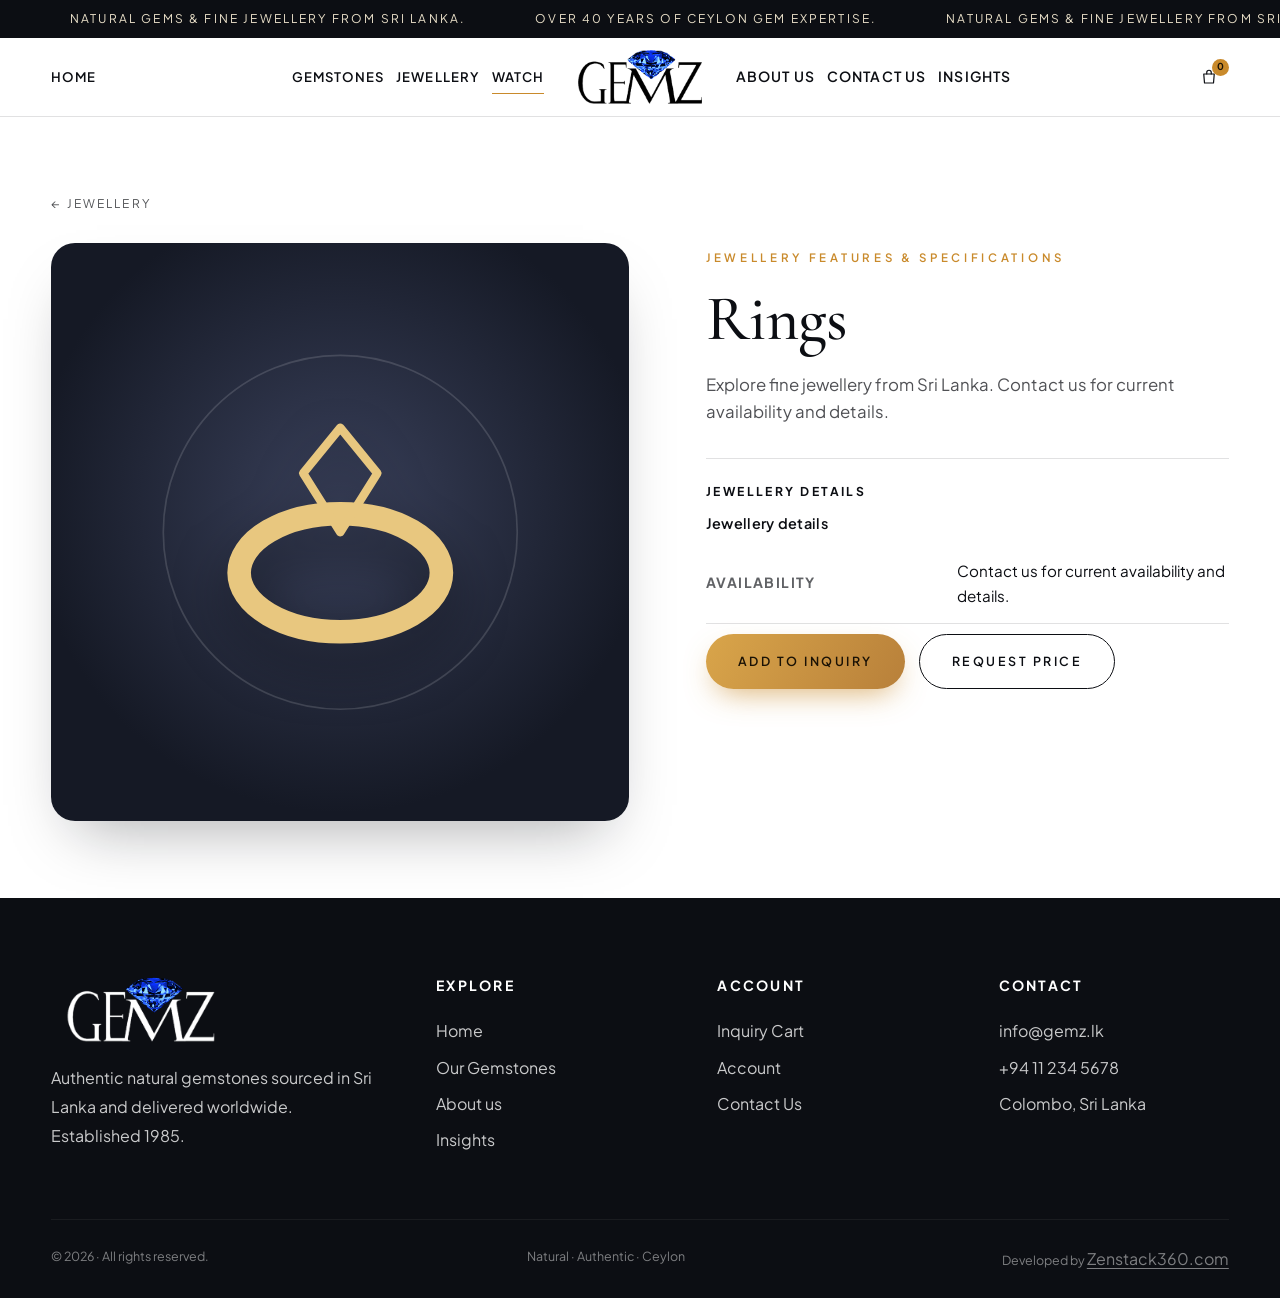
<file: jewellery-product.html>
<!doctype html>
<html lang="en"><head>
<meta charset="utf-8"><meta name="viewport" content="width=device-width,initial-scale=1">
<title>Jewellery Details — Gemz.lk</title>
<meta name="description" content="Jewellery features and specifications from Gemz.lk.">
<link rel="icon" type="image/svg+xml" href="assets/gemz-favicon.svg?v=brand-1">
<link rel="preload" as="image" href="assets/gemz-logo-light.png?v=brand-1" fetchpriority="high">
<link rel="preconnect" href="https://fonts.googleapis.com"><link rel="preconnect" href="https://fonts.gstatic.com" crossorigin>
<link href="https://fonts.googleapis.com/css2?family=Cormorant+Garamond:ital,wght@0,400;0,500;0,600;1,500&family=Plus+Jakarta+Sans:wght@400;500;600;700&display=swap" rel="stylesheet" media="print" onload="this.media='all'"><noscript><link href="https://fonts.googleapis.com/css2?family=Cormorant+Garamond:ital,wght@0,400;0,500;0,600;1,500&family=Plus+Jakarta+Sans:wght@400;500;600;700&display=swap" rel="stylesheet"></noscript>
<link rel="stylesheet" href="css/style.css?v=style-12"><script>document.documentElement.classList.add('js')</script>
</head><body>
<div id="site-header"></div>
<main>
  <section class="jewellery-product"><div class="wrap">
    <p class="product-back"><a id="productBack" href="collection.html?section=jewellery">← JEWELLERY</a></p>
    <p class="empty loading-state" id="productLoading" role="status">Loading product details…</p>
    <div class="detail" hidden>
      <div class="jewellery-product-visual" id="productVisual"></div>
      <div>
        <span class="eyebrow" id="productEyebrow">Features &amp; Specifications</span>
        <h1 id="productName" class="product-title">Jewellery</h1>
        <p id="productDescription" class="lead" style="margin-top:18px"></p>
        <div class="detail-spec jewellery-spec">
          <h2 id="productSectionTitle">JEWELLERY DETAILS</h2>
          <h3 id="productSubheading">Features &amp; Specifications</h3>
          <table class="specs"><tbody id="productSpecs"></tbody></table>
        </div>
        <div class="detail-actions"><button class="btn btn-gold" id="add">Add to Inquiry</button><a class="btn btn-ghost" id="requestPrice">Request Price</a></div>
        <p class="note" id="message" style="margin-top:14px" aria-live="polite"></p>
      </div>
    </div>
  </div></section>
</main>
<div id="site-footer"></div>
<script src="js/supabase-config.js?v=config-1"></script>
<script src="js/app.js?v=app-8"></script>
<script>
window.GEMZ_CONTENT_READY.then(async()=>{
  const params=new URLSearchParams(location.search);
  const slug=params.get('slug');
  if(slug&&![...JEWELLERY_PRODUCTS,...WATCH_PRODUCTS].some(item=>item.slug===slug)&&window.GEMZ_FETCH_PRODUCT_BY_SLUG){
    try{
      const product=await window.GEMZ_FETCH_PRODUCT_BY_SLUG(slug);
      if(product){
        if(product.type==='watch')WATCH_PRODUCTS.push(product);
        else if(product.type==='jewellery')JEWELLERY_PRODUCTS.push(product);
      }
    }catch(error){console.warn('Gemz product details could not be loaded.',error)}
  }
  function renderJewelleryProduct(){
    const product=[...JEWELLERY_PRODUCTS,...WATCH_PRODUCTS].find(item=>item.slug===slug);
    if(slug&&!product){
      if(window.GEMZ_CONTENT_PENDING){
        document.title='Loading product — Gemz.lk';
        document.getElementById('productLoading').hidden=false;
        return;
      }
      document.title='Product unavailable — Gemz.lk';
      document.getElementById('productLoading').hidden=true;
      const detail=document.querySelector('.detail');detail.hidden=false;
      detail.innerHTML='<div class="empty"><h2>Product unavailable</h2><p>This item is no longer listed.</p><a class="btn btn-dark" href="collection.html">Browse the collection</a></div>';
      return;
    }
    document.getElementById('productLoading').hidden=true;
    document.querySelector('.detail').hidden=false;
    const type=product?.type||'jewellery';
    const section=type==='watch'?'watch':'jewellery';
    const category=product?.category||JEWELLERY_CATEGORIES.find(item=>item.toLowerCase()===params.get('category')?.toLowerCase())||'Rings';
    const title=product?.name||category;
    const inquiryId=product?.slug||`jewellery-${category.toLowerCase()}`;
    document.title=`${title} — Gemz.lk`;
    applySeoSettings(product?{title:product.seo_title||`${title} | ${SITE_SETTINGS.store_name||'Gemz.lk'}`,description:product.seo_description||product.description,image:product.image_url,type:'product',product}:{title:`${title} | ${SITE_SETTINGS.store_name||'Gemz.lk'}`,description:`Explore ${title.toLowerCase()} from ${SITE_SETTINGS.store_name||'Gemz.lk'}.`});
    document.getElementById('productBack').href=`collection.html?section=${section}`;
    document.getElementById('productBack').textContent=`← ${section.toUpperCase()}`;
    document.getElementById('productEyebrow').textContent=`${type==='watch'?'Watch':'Jewellery'} features & specifications`;
    document.getElementById('productSectionTitle').textContent=`${type.toUpperCase()} DETAILS`;
    document.getElementById('productSubheading').textContent=`${type==='watch'?'Watch':'Jewellery'} details`;
    document.getElementById('productName').textContent=title;
    document.getElementById('productDescription').textContent=product?.description||'Explore fine jewellery from Sri Lanka. Contact us for current availability and details.';
    const productVisual=document.getElementById('productVisual');
    productVisual.classList.toggle('has-product-image',Boolean(product?.image_url));
    productVisual.innerHTML=product?.image_url?`<img src="${htmlEscape(product.image_url)}" alt="${htmlEscape(title)}">`:type==='watch'?'<span class="watch-glyph" aria-hidden="true">⌚</span>':jewelleryArt(category);
    window.GEMZ_REFRESH_IMAGE_ZOOM?.();
    const details=product?.specs||product?.details||product||{};
    const jewelleryRows=product&&type!=='watch'?JEWELLERY_DETAIL_FIELDS.map(label=>[label,details[label]||details[label.toLowerCase().replaceAll(' ','_')]]).filter(([,value])=>value):[];
    const knownFields=new Set(JEWELLERY_DETAIL_FIELDS.map(label=>label.toLowerCase().replaceAll(' ','_')));
    jewelleryRows.push(...Object.entries(details).filter(([key,value])=>value&&!knownFields.has(key.toLowerCase().replaceAll(' ','_'))).map(([key,value])=>[key.replace(/([a-z0-9])([A-Z])/g,'$1 $2').replace(/[_-]+/g,' ').replace(/^./,letter=>letter.toUpperCase()),value]));
    if(!jewelleryRows.length)jewelleryRows.push(['Availability','Contact us for current availability and details.']);
    document.getElementById('productSpecs').innerHTML=jewelleryRows.map(([label,value])=>`<tr><td>${htmlEscape(label)}</td><td>${htmlEscape(value)}</td></tr>`).join('');
    document.getElementById('requestPrice').href=product?`contact.html?product=${encodeURIComponent(product.slug)}`:`contact.html?jewellery=${encodeURIComponent(category)}`;
    document.getElementById('add').onclick=()=>{Cart.add(inquiryId);document.getElementById('message').textContent=`${title} added to your inquiry cart.`};
  }
  renderJewelleryProduct();
  boot('collection');
  onPageRefresh(renderJewelleryProduct);
}).catch(error=>{
  console.error('Gemz product page could not be initialized.',error);
  document.getElementById('productLoading').hidden=true;
  const detail=document.querySelector('.detail');detail.hidden=false;
  detail.innerHTML='<div class="empty"><h2>Product details are unavailable</h2><p>Please try again or contact us for help.</p><a class="btn btn-dark" href="collection.html">Browse the collection</a></div>';
});
</script>
</body></html>
</file>
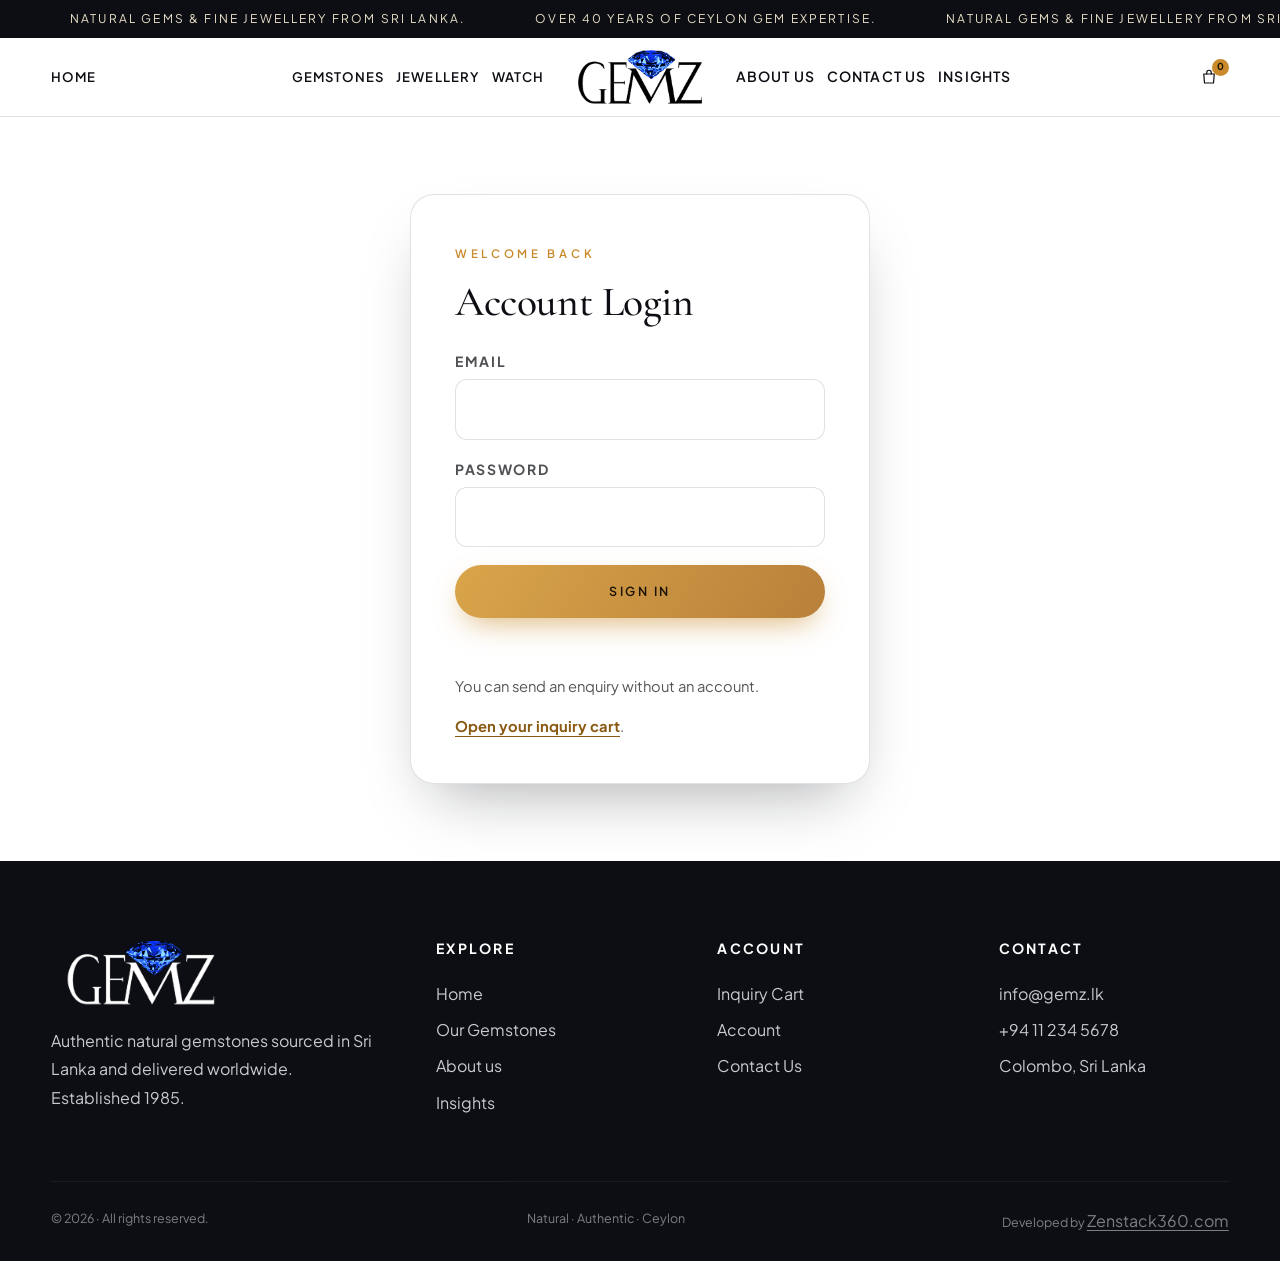
<file: login.html>
<!doctype html>
<html lang="en"><head>
<meta charset="utf-8"><meta name="viewport" content="width=device-width,initial-scale=1">
<title>Account Login — Gemz.lk</title>
<link rel="icon" type="image/svg+xml" href="assets/gemz-favicon.svg?v=brand-1">
<link rel="preload" as="image" href="assets/gemz-logo-light.png?v=brand-1" fetchpriority="high">
<link rel="preconnect" href="https://fonts.googleapis.com"><link rel="preconnect" href="https://fonts.gstatic.com" crossorigin>
<link href="https://fonts.googleapis.com/css2?family=Cormorant+Garamond:ital,wght@0,400;0,500;0,600;1,500&family=Plus+Jakarta+Sans:wght@400;500;600;700&display=swap" rel="stylesheet" media="print" onload="this.media='all'"><noscript><link href="https://fonts.googleapis.com/css2?family=Cormorant+Garamond:ital,wght@0,400;0,500;0,600;1,500&family=Plus+Jakarta+Sans:wght@400;500;600;700&display=swap" rel="stylesheet"></noscript>
<link rel="stylesheet" href="css/style.css?v=style-12"><script>document.documentElement.classList.add('js')</script>
</head><body>
<div id="site-header"></div>
<main><section style="background:var(--paper-2)"><div class="wrap">
  <div class="auth" data-reveal>
    <span class="eyebrow" data-setting="account_eyebrow">Welcome back</span><h2 data-setting="account_title" style="font-size:2.6rem;margin-bottom:26px">Account Login</h2>
    <form class="f" id="lf">
      <div class="field"><label for="loginEmail" data-setting="account_email_label">Email</label><input id="loginEmail" name="email" type="email" autocomplete="username" required></div>
      <div class="field"><label for="loginPassword" data-setting="account_password_label">Password</label><input id="loginPassword" name="password" type="password" autocomplete="current-password" required minlength="6"></div>
      <button class="btn btn-gold" data-setting="account_submit_label" type="submit" style="justify-content:center">Sign In</button>
      <p class="note" id="n" aria-live="polite"></p>
      <div id="accountState" hidden></div>
    </form>
    <p class="account-note"><span data-setting="account_note">You can send an enquiry without an account.</span> <a class="text-link" href="cart.html" data-setting="account_cart_link">Open your inquiry cart</a>.</p>
  </div>
</div></section></main>
<div id="site-footer"></div>
<script src="js/supabase-config.js?v=config-1"></script>
<script src="js/app.js?v=app-8"></script>
<script>
const loginForm=document.getElementById('lf');
const loginNote=document.getElementById('n');
const accountState=document.getElementById('accountState');
async function updateAccountState(){
  const client=await window.GEMZ_GET_SUPABASE();
  if(!client)return;
  const {data}=await client.auth.getSession();
  const email=data.session?.user?.email;
  accountState.hidden=!email;
  accountState.innerHTML=email?`<p>Signed in as <strong>${htmlEscape(email)}</strong>.</p><button class="btn btn-ghost" id="signOut" type="button">Sign Out</button>`:'';
  document.getElementById('signOut')?.addEventListener('click',async()=>{
    const {error}=await client.auth.signOut();
    loginNote.textContent=error?'We could not sign you out. Please try again.':'You have signed out.';
    updateAccountState();
  });
}
loginForm.addEventListener('submit',async event=>{
  event.preventDefault();
  const button=loginForm.querySelector('button[type="submit"]');
  button.disabled=true;loginNote.textContent='Signing in…';
  try{
    const client=await window.GEMZ_GET_SUPABASE();
    if(!client){loginNote.textContent='Sign-in is unavailable right now. Please contact us for help.';return}
    const values=new FormData(loginForm);
    const {error}=await client.auth.signInWithPassword({email:values.get('email'),password:values.get('password')});
    if(error)throw error;
    loginNote.textContent='You are signed in.';
    loginForm.reset();
    await updateAccountState();
  }catch(error){loginNote.textContent='We could not sign you in with those details. Please check them and try again.'}
  finally{button.disabled=false}
});
updateAccountState();
boot('login');
</script>
</body></html>
</file>
<file: css/style.css>
/* ===== GEMZ.LK — Design tokens ===== */
html.js:not(.gemz-content-ready){background:#0c0e13}
html.js:not(.gemz-content-ready)::before{content:'Loading Gemz.lk…';position:fixed;z-index:99999;inset:0;display:grid;place-items:center;background:#0c0e13;color:#fff;font:600 .9rem var(--sans);letter-spacing:.08em}
html.js:not(.gemz-content-ready) body{visibility:hidden}
:root{
  --ink:#0c0e13; --ink-2:#161922; --paper:#fff; --paper-2:#fff; --line:rgba(12,14,19,.12);
  --sapphire:#1c3d92; --amber:#c98a2b; --gold:#b8934a; --violet:#6b3fa0; --white:#fff;
  --serif:'Cormorant Garamond',Georgia,serif; --sans:'Plus Jakarta Sans',system-ui,sans-serif;
  --r:18px; --shadow:0 30px 60px -25px rgba(12,14,19,.35);
  --section-space:clamp(48px,6vw,88px);
  --wrap:min(1240px,92vw); --ease:cubic-bezier(.22,.8,.2,1);
}
*{box-sizing:border-box;margin:0;padding:0}
html{scroll-behavior:smooth}
body{font-family:var(--sans);background:var(--paper);color:var(--ink);line-height:1.65;-webkit-font-smoothing:antialiased;overflow-x:hidden}
img,svg,video{display:block;max-width:100%}
a{color:inherit;text-decoration:none}
button{font:inherit;cursor:pointer;border:0;background:none;color:inherit}
.wrap{width:var(--wrap);margin-inline:auto}
section{padding:var(--section-space) 0}
h1,h2,h3{font-family:var(--serif);font-weight:500;line-height:1.05;letter-spacing:-.01em}
h1{font-size:clamp(2.8rem,7.5vw,6.2rem)} h2{font-size:clamp(2.1rem,4.6vw,3.8rem)} h3{font-size:1.6rem}
.eyebrow{font-size:.72rem;letter-spacing:.32em;text-transform:uppercase;font-weight:600;color:var(--amber);display:inline-block;margin-bottom:18px}
.lead{font-size:1.05rem;color:rgba(12,14,19,.72);max-width:56ch}
.center{text-align:center}.center .lead{margin-inline:auto}

/* ===== Buttons ===== */
.btn{display:inline-flex;align-items:center;gap:12px;padding:16px 32px;border-radius:999px;font-size:.78rem;letter-spacing:.2em;text-transform:uppercase;font-weight:600;transition:.4s var(--ease);position:relative;overflow:hidden}
.btn-gold{background:linear-gradient(120deg,#d9a54a,#b8803a);color:#1a1205;box-shadow:0 12px 30px -10px rgba(201,138,43,.7)}
.btn-gold:hover{transform:translateY(-3px);box-shadow:0 20px 40px -12px rgba(201,138,43,.8)}
.btn-ghost{border:1px solid currentColor}
.btn-ghost:hover{background:var(--ink);color:var(--paper);border-color:var(--ink)}
.btn-dark{background:var(--ink);color:var(--paper)}
.btn-dark:hover{background:var(--sapphire);transform:translateY(-3px)}
.btn svg{width:16px;height:16px}

/* ===== Marquee bar ===== */
.announce{background:var(--ink);color:#e9dfc8;overflow:hidden;white-space:nowrap;font-size:.75rem;letter-spacing:.18em;text-transform:uppercase;padding:9px 0}
.sr-only{position:absolute;width:1px;height:1px;padding:0;margin:-1px;overflow:hidden;clip:rect(0,0,0,0);white-space:nowrap;border:0}
.announce-track{display:inline-flex;gap:70px;animation:slide 40s linear infinite;padding-left:70px}
@keyframes slide{to{transform:translateX(-50%)}}

/* ===== Header ===== */
.header{position:sticky;top:0;z-index:100;background:rgba(255,255,255,.82);backdrop-filter:blur(18px);border-bottom:1px solid var(--line);transition:.4s var(--ease)}
.header.dark{background:transparent;color:#fff;border-color:transparent;backdrop-filter:none;-webkit-backdrop-filter:none}
.header-in{width:min(2200px,92vw);margin-inline:auto;display:grid;grid-template-columns:minmax(max-content,1fr) auto minmax(max-content,1fr);grid-template-rows:78px;align-items:center;gap:clamp(12px,1.5vw,20px);height:78px}
.nav,.utils{display:flex;align-items:center;min-width:0;flex-wrap:nowrap;white-space:nowrap;gap:clamp(10px,.9vw,14px)}
.nav{grid-column:1;grid-row:1;justify-content:flex-start}
.nav>a:first-child{margin-right:clamp(12px,.7vw,16px)}
.nav>:nth-child(2){margin-left:auto}
.header-in>.logo.logo-only{grid-column:2;grid-row:1;justify-self:center;justify-content:center}
.utils{grid-column:3;grid-row:1;justify-content:flex-end}
.utils>.ico{margin-left:auto}
.nav .only-md{display:none}
.nav a{white-space:nowrap}
.utils{justify-content:flex-end;gap:clamp(10px,1vw,14px)}
.nav a,.utils .txt{font-size:.875rem;letter-spacing:.08em;text-transform:uppercase;font-weight:600;position:relative;padding:6px 0}
.nav-drop{position:relative}
.nav-drop summary{list-style:none;cursor:pointer;font-size:.875rem;letter-spacing:.08em;text-transform:uppercase;font-weight:600;position:relative;padding:6px 0;white-space:nowrap}
.nav-drop summary::-webkit-details-marker{display:none}
.nav-drop summary::after{content:"";position:absolute;left:0;bottom:0;height:1px;width:100%;background:var(--amber);transform:scaleX(0);transform-origin:right;transition:transform .45s var(--ease)}
.nav-drop:hover summary::after,.nav-drop[open] summary::after,.nav-drop summary:focus-visible::after{transform:scaleX(1);transform-origin:left}
.nav-dropdown{position:absolute;z-index:110;left:0;top:calc(100% + 18px);width:min(320px,calc(100vw - 32px));max-height:min(70vh,480px);overflow-y:auto;padding:14px 20px;background:var(--white);color:var(--ink);border:1px solid var(--line);border-radius:14px;box-shadow:var(--shadow);display:grid;gap:4px}
.nav-dropdown a{font-size:.78rem;letter-spacing:.08em;padding:8px 0;white-space:normal;overflow-wrap:anywhere;line-height:1.4}
.nav a::after,.utils .txt::after{content:"";position:absolute;left:0;bottom:0;height:1px;width:100%;background:var(--amber);transform:scaleX(0);transform-origin:right;transition:transform .45s var(--ease)}
.nav a:hover::after,.nav a.active::after,.utils .txt:hover::after,.utils .txt.active::after{transform:scaleX(1);transform-origin:left}
.logo{display:flex;align-items:center;gap:10px;font-family:var(--serif);font-size:1.9rem;letter-spacing:.28em;font-weight:600}
.logo svg{width:30px;height:30px}
.logo .logo-image{display:block;width:100%;height:100%;max-width:100%;object-fit:contain}
.logo small{display:block;font-family:var(--sans);font-size:.5rem;letter-spacing:.4em;margin-top:-2px;opacity:.6;font-weight:600}
.logo.logo-only{gap:0;font-size:0;letter-spacing:0}
.header-in>.logo.logo-only{width:clamp(132px,12vw,164px);height:58px;padding:0;border-radius:0;background:transparent;box-shadow:none;flex:none}
.footer .logo.logo-only{width:clamp(152px,14vw,178px);height:72px;padding:0;max-width:100%;border-radius:0;background:transparent;flex:none}
.footer .footer-logo:hover{transform:none;filter:brightness(.97)}
.ico{width:40px;height:40px;border-radius:50%;display:grid;place-items:center;position:relative;transition:.35s var(--ease)}
.ico:hover{background:rgba(201,138,43,.18);transform:translateY(-2px)}
.ico svg{width:18px;height:18px;stroke:currentColor;fill:none;stroke-width:1.6;stroke-linecap:round;stroke-linejoin:round}
.cart-count{position:absolute;top:2px;right:0;background:var(--amber);color:#1a1205;font-size:.6rem;font-weight:700;min-width:17px;height:17px;border-radius:9px;display:grid;place-items:center}
.burger{display:none;width:40px;height:40px;position:relative}
.burger i{position:absolute;left:9px;right:9px;height:1.5px;background:currentColor;transition:.4s var(--ease)}
.burger i:nth-child(1){top:14px}.burger i:nth-child(2){top:20px}.burger i:nth-child(3){top:26px}
.burger.open i:nth-child(1){top:20px;transform:rotate(45deg)}.burger.open i:nth-child(2){opacity:0}.burger.open i:nth-child(3){top:20px;transform:rotate(-45deg)}
.mobile-nav{position:fixed;inset:0;min-height:100vh;min-height:100dvh;background:var(--ink);color:#fff;z-index:90;display:flex;flex-direction:column;justify-content:flex-start;align-items:center;gap:14px;padding:96px 20px 36px;overflow-y:auto;overscroll-behavior:contain;opacity:0;visibility:hidden;transform:translateY(-8px);transition:opacity .22s ease,transform .22s ease,visibility 0s linear .22s;pointer-events:none}
.mobile-nav.open{opacity:1;visibility:visible;transform:translateY(0);transition-delay:0s;pointer-events:auto}
.mobile-nav a{font-family:var(--serif);font-size:2.4rem}
.mobile-nav a:hover{color:var(--amber)}
.mobile-jewellery{width:min(440px,90vw);text-align:center}
.mobile-nav .mobile-jewellery-title{font-size:2.2rem}
.mobile-jewellery-subnav{display:grid;grid-template-columns:repeat(2,minmax(0,1fr));gap:3px 16px;margin:5px 0 8px}
.mobile-nav .mobile-jewellery-subnav a{font-family:var(--sans);font-size:.9rem;letter-spacing:.1em;text-transform:uppercase;padding:5px}

/* ===== Hero ===== */
.hero{position:relative;min-height:calc(100vh - 32px);min-height:calc(100svh - 32px);margin-top:-78px;display:grid;align-items:center;color:#fff;overflow:hidden;padding:158px 0 202px;isolation:isolate;background:#07080c}
.hero-bg{position:absolute;inset:0;z-index:-3;background:radial-gradient(1200px 700px at 75% 30%,#27399c 0%,transparent 60%),radial-gradient(900px 600px at 15% 90%,#5a2f8f 0%,transparent 60%),#07080c}
.hero video{position:absolute;inset:0;width:100%;height:100%;object-fit:cover;z-index:-2;opacity:.75}
.hero .hero-bg{transition:opacity .35s ease}.hero.hero-has-video .hero-bg{opacity:0}
video[data-lazy-video]:not(.media-ready){opacity:0;transition:opacity .3s ease}.hero video.media-ready{opacity:.75}.hero.hero-has-video video.media-ready,.watch-clip video.media-ready,.promo-card video.media-ready{opacity:1}
.hero::after{content:"";position:absolute;inset:0;z-index:-1;background:linear-gradient(90deg,rgba(7,8,12,.88) 0%,rgba(7,8,12,.45) 55%,rgba(7,8,12,.2) 100%),linear-gradient(0deg,rgba(7,8,12,.7),transparent 40%);opacity:var(--hero-overlay-opacity,1)}
.hero-grid{display:block}
.hero-grid>div{max-width:780px}
.hero-collection-links{position:absolute;z-index:2;left:50%;bottom:104px;transform:translateX(-50%);width:min(360px,calc(100% - 32px));display:flex;justify-content:center;align-items:center;gap:10px;flex-wrap:nowrap}
.hero-collection-links .btn{flex:1 1 0;min-width:0;min-height:54px;padding:14px clamp(18px,2vw,28px);justify-content:center;line-height:1.2;letter-spacing:.14em;white-space:nowrap}
.hero h1 em{font-style:italic;background:linear-gradient(100deg,#f3d391,#c98a2b 60%,#f3d391);-webkit-background-clip:text;background-clip:text;color:transparent}
.hero p{margin:26px 0 38px;max-width:46ch;color:rgba(255,255,255,.8);font-size:1.08rem}
.hero .eyebrow{color:#e5b862}
.scroll-cue{position:absolute;z-index:2;bottom:26px;left:50%;transform:translateX(-50%);font-size:.65rem;letter-spacing:.3em;text-transform:uppercase;opacity:.7;display:flex;flex-direction:column;align-items:center;gap:10px}
.scroll-cue::after{content:"";width:1px;height:42px;background:linear-gradient(#fff,transparent);animation:cue 2s infinite}
@keyframes cue{0%{transform:scaleY(0);transform-origin:top}50%{transform:scaleY(1);transform-origin:top}51%{transform-origin:bottom}100%{transform:scaleY(0);transform-origin:bottom}}

/* ===== Trust strip ===== */
.trust{padding:0;margin-top:-1px;background:var(--ink);color:#fff}
.trust-grid{display:grid;grid-template-columns:repeat(4,1fr)}
.pillar{padding:50px 30px;text-align:center;border-right:1px solid rgba(255,255,255,.08);transition:.5s var(--ease);position:relative}
.pillar:last-child{border:0}
.pillar:hover{background:rgba(201,138,43,.08)}
.pillar svg{width:54px;height:54px;margin:0 auto 16px;stroke:var(--amber);fill:none;stroke-width:1.2}
.pillar b{display:block;font-family:var(--serif);font-size:2.6rem;font-weight:500;line-height:1}
.pillar span{font-size:.72rem;letter-spacing:.24em;text-transform:uppercase;opacity:.65}

/* ===== Split story ===== */
.split{display:grid;grid-template-columns:1fr 1fr;gap:clamp(30px,6vw,100px);align-items:center}
.split-visual{position:relative;aspect-ratio:4/5;border-radius:var(--r);overflow:hidden;background:linear-gradient(145deg,#12173a,#3b1e66);box-shadow:var(--shadow);transform-style:preserve-3d}
.split-visual .gem-in{position:absolute;inset:14%;display:grid;place-items:center}
.split-visual .about-image{position:absolute;inset:0;width:100%;height:100%;object-fit:cover}
.split-visual .about-image[hidden],.split-visual #g1[hidden]{display:none!important}
.split-visual .badge{position:absolute;left:22px;bottom:22px;background:rgba(255,255,255,.12);backdrop-filter:blur(14px);color:#fff;padding:14px 20px;border-radius:14px;font-size:.75rem;letter-spacing:.15em;text-transform:uppercase;border:1px solid rgba(255,255,255,.2)}
.split h2{margin-bottom:26px}.split p{margin-bottom:18px;color:rgba(12,14,19,.72)}
.signature{display:flex;gap:40px;margin-top:34px;padding-top:30px;border-top:1px solid var(--line)}
.signature b{font-family:var(--serif);font-size:2.2rem;display:block;font-weight:500}
.signature span{font-size:.7rem;letter-spacing:.22em;text-transform:uppercase;opacity:.6}

/* ===== Collection ===== */
.collection{background:var(--paper-2);overflow:hidden}
.track-wrap{margin-top:60px;overflow-x:auto;overflow-y:hidden;overscroll-behavior-x:contain;scrollbar-width:none;-webkit-overflow-scrolling:touch;touch-action:pan-x pan-y;mask-image:linear-gradient(90deg,transparent,#000 5%,#000 95%,transparent);cursor:grab}
.track-wrap::-webkit-scrollbar{display:none}
.track-wrap.is-dragging{cursor:grabbing;user-select:none}
.track{display:flex;align-items:stretch;gap:28px;width:max-content;padding:30px 1px}
.track .card,.track .jewellery-card{width:clamp(230px,25vw,300px);flex:0 0 auto}
.new-arrivals{background:var(--paper)}
.arrivals-carousel{margin:42px auto 0}
.jewellery-showcase{background:#fff;overflow:hidden}
.jewellery-card{display:block;background:var(--white);color:var(--ink);border-radius:var(--r);padding:16px;border:1px solid var(--line);transition:transform .45s var(--ease),box-shadow .45s var(--ease)}
.jewellery-card:hover{transform:translateY(-6px);box-shadow:var(--shadow)}
.jewellery-art{aspect-ratio:1;border-radius:12px;display:grid;place-items:center;overflow:hidden;background:#fff}
.jewellery-art svg{width:78%;filter:drop-shadow(0 12px 14px rgba(12,14,19,.12));transition:transform .7s var(--ease)}
.jewellery-art img{width:100%;height:100%;object-fit:cover;transition:transform .22s var(--ease)}
.jewellery-card:hover .jewellery-art svg{transform:scale(1.08) rotate(-4deg)}
.jewellery-card-body{display:flex;align-items:center;justify-content:space-between;gap:12px;padding:16px 4px 4px}
.jewellery-card-body h3{font-size:1.5rem}
.jewellery-card .tag{background:#f5f2ea;color:#8a5a12}
.watch-feature{background:var(--ink-2);color:#fff}
.watch-panel{display:grid;grid-template-columns:1fr 1fr;gap:clamp(32px,7vw,100px);align-items:center}
.watch-clip{position:relative;min-height:460px;border-radius:24px;overflow:hidden;display:grid;place-items:center;background:radial-gradient(ellipse at 50% 46%,#49516a,#171b29 48%,#0c0e13 80%);border:1px solid rgba(255,255,255,.12)}
.watch-clip.media-configured{background:#07080c}
.watch-clip::after{content:"";position:absolute;inset:0;background:linear-gradient(0deg,rgba(7,8,12,.3),transparent 30%);pointer-events:none}
.watch-clip video{position:absolute;inset:0;width:100%;height:100%;object-fit:cover}
.clip-label{position:absolute;z-index:1;bottom:20px;left:22px;font-size:.68rem;letter-spacing:.2em;text-transform:uppercase;color:rgba(255,255,255,.76);pointer-events:none}
.watch-copy p{margin:24px 0 34px;color:rgba(255,255,255,.72);max-width:42ch}
.promo-videos{background:var(--paper)}
.promo-grid{display:grid;grid-template-columns:repeat(12,minmax(0,1fr));gap:26px;margin-top:50px}
.promo-card{overflow:hidden;border-radius:var(--r);background:var(--white);border:1px solid var(--line);box-shadow:0 18px 48px -34px rgba(12,14,19,.6)}
.promo-card.media-pending{visibility:hidden}
.promo-card--compact{grid-column:span 4}.promo-card--standard{grid-column:span 6}.promo-card--wide{grid-column:span 12}
.promo-card video,.promo-visual{width:100%;aspect-ratio:16/9;object-fit:cover;background:var(--ink)}
.promo-card>div:last-child:not(.promo-visual){padding:24px 28px 28px}
.promo-card h3{font-size:1.8rem}
.promo-visual{position:relative;display:grid;place-items:center;overflow:hidden;background:radial-gradient(circle at 50% 50%,#46518b,#12152a 72%)}
.promo-visual .gem-in{width:40%;filter:drop-shadow(0 18px 22px rgba(0,0,0,.4))}
.promo-visual svg{width:100%}
.promo-visual .promo-heritage-image{position:absolute;inset:0;width:100%;height:100%;object-fit:cover}
.promo-visual .promo-heritage-image[hidden]{display:none}
.promo-card .eyebrow{margin-bottom:6px}
.heritage-feature{background:#fff}
.heritage-layout{display:grid;grid-template-columns:minmax(0,1fr) minmax(0,.9fr);gap:clamp(30px,6vw,100px);align-items:center}
.heritage-visual{position:relative;aspect-ratio:4/3;border-radius:var(--r);overflow:hidden;box-shadow:var(--shadow)}
.heritage-visual .promo-heritage-image{border-radius:inherit}
.heritage-copy h2{margin-bottom:24px}.heritage-copy p{max-width:58ch;margin-bottom:8px;color:rgba(12,14,19,.72);font-size:1.02rem;line-height:1.8}
.text-link{display:inline-block;margin-top:16px;color:#8a5a12;font-weight:700;text-decoration:underline;text-underline-offset:4px}
.grid{display:grid;grid-template-columns:repeat(auto-fill,minmax(min(100%,270px),1fr));gap:28px;margin-top:50px}
.card{display:block;background:var(--white);border-radius:var(--r);padding:14px;border:1px solid var(--line);transition:transform .22s ease,box-shadow .35s var(--ease),border-color .35s;transform-style:preserve-3d}
.card:hover{box-shadow:var(--shadow);border-color:rgba(201,138,43,.5)}
.frame{aspect-ratio:1;border-radius:12px;display:grid;place-items:center;position:relative;overflow:hidden;transform:translateZ(30px);background:#fff}
.frame img{width:100%;height:100%;object-fit:cover;transition:transform .22s var(--ease)}
.watch-glyph{font-size:clamp(3rem,10vw,6rem);line-height:1;filter:drop-shadow(0 15px 18px rgba(0,0,0,.35))}
.frame svg{width:68%;transition:transform .8s var(--ease);filter:drop-shadow(0 18px 24px rgba(0,0,0,.35))}
.card:hover .frame svg{transform:scale(1.12) rotate(-6deg)}
.frame::after{content:"";position:absolute;inset:0;background:linear-gradient(115deg,transparent 35%,rgba(255,255,255,.35) 50%,transparent 65%);transform:translateX(-120%);transition:transform 1s var(--ease)}
.card:hover .frame::after{transform:translateX(120%)}
.card-body{padding:18px 8px 8px;display:flex;justify-content:space-between;align-items:center;gap:10px;transform:translateZ(18px)}
.card-body h3{min-width:0;flex:1 1 130px;overflow-wrap:anywhere}
.card h3{font-size:1.45rem}
.tag{font-size:.7rem;letter-spacing:.1em;text-transform:uppercase;padding:7px 12px;border-radius:999px;background:rgba(201,138,43,.14);color:#8a5a12;font-weight:700;white-space:normal;text-align:center}
.chips{display:flex;gap:10px;flex-wrap:wrap;margin-top:34px}
.chip{padding:10px 20px;border-radius:999px;border:1px solid var(--line);font-size:.75rem;letter-spacing:.14em;text-transform:uppercase;font-weight:600;transition:.3s}
.chip:hover,.chip.on{background:var(--ink);color:#fff;border-color:var(--ink)}
.collection-tabs{display:flex;gap:12px;flex-wrap:wrap;border-bottom:1px solid var(--line);padding-bottom:18px}
.collection-tab{padding:13px 22px;border:1px solid var(--line);border-radius:999px;font-size:.75rem;letter-spacing:.16em;font-weight:700;transition:.3s}
.collection-tab:hover,.collection-tab.on{background:var(--ink);color:#fff;border-color:var(--ink)}
.category-label{margin-top:28px;font-size:.68rem;letter-spacing:.2em;text-transform:uppercase;font-weight:700;opacity:.62}
.category-label-sub{margin-top:24px}
.category-group .chips{margin-top:12px}
.category-note{margin-top:10px;color:rgba(12,14,19,.7)}
.empty-category{margin-top:30px;padding:28px;border:1px dashed var(--line);border-radius:var(--r);color:rgba(12,14,19,.7)}
.category-group[hidden],.empty-category[hidden],.grid[hidden]{display:none!important}

/* ===== CTA band ===== */
.cta{background:var(--ink);color:#fff;text-align:center;position:relative;overflow:hidden;isolation:isolate}
.cta::before{content:"";position:absolute;width:700px;height:700px;left:50%;top:50%;translate:-50% -50%;background:radial-gradient(circle,rgba(201,138,43,.28),transparent 65%);z-index:-1}
.cta p{margin:22px auto 36px;max-width:50ch;opacity:.75}

/* ===== Page header ===== */
.page-hero{background:radial-gradient(800px 400px at 80% 0,#2a3a9a55,transparent),var(--ink);color:#fff;padding:clamp(64px,8vw,112px) 0 var(--section-space)}
.page-hero p{margin-top:20px;color:rgba(255,255,255,.7);max-width:55ch}

/* ===== Gemstone detail ===== */
.detail{display:grid;grid-template-columns:1.05fr .95fr;gap:clamp(30px,6vw,90px);align-items:start}
.detail[hidden]{display:none!important}
.viewer{position:sticky;top:110px;aspect-ratio:1;border-radius:24px;display:grid;place-items:center;cursor:grab;perspective:900px;overflow:hidden;touch-action:pan-y;box-shadow:var(--shadow)}
.viewer:active{cursor:grabbing}
.viewer .gem3d{width:62%;transform-style:preserve-3d;filter:drop-shadow(0 40px 40px rgba(0,0,0,.45));will-change:transform}
.viewer .gem3d img{width:100%;height:100%;object-fit:contain}
.viewer small{position:absolute;bottom:18px;left:0;right:0;text-align:center;color:rgba(255,255,255,.7);font-size:.68rem;letter-spacing:.26em;text-transform:uppercase}
.viewer.has-product-image{display:block;width:100%;box-sizing:border-box;aspect-ratio:auto;padding:clamp(6px,1.4vw,16px);border:1px solid rgba(12,14,19,.16);border-radius:clamp(12px,1.5vw,20px);background:transparent!important;box-shadow:none;cursor:default;overflow:visible}
.viewer.has-product-image .gem3d{width:100%;height:auto;filter:none;transform:none!important}
.viewer.has-product-image .gem3d img{display:block;width:100%;height:auto;max-height:min(78vh,900px);object-fit:contain}
.specs{width:100%;border-collapse:collapse;margin:30px 0}
.specs td{padding:15px 0;border-bottom:1px solid var(--line);font-size:.95rem}
.specs td:first-child{text-transform:uppercase;letter-spacing:.1em;font-size:.875rem;font-weight:700;opacity:.65;width:42%}
.detail-spec{margin-top:32px}
.detail-spec h2{font-family:var(--sans);font-size:.76rem;font-weight:700;letter-spacing:.2em;text-transform:uppercase}
.detail-spec .specs{margin:12px 0 0}
.jewellery-spec{padding-top:26px;border-top:1px solid var(--line)}
.jewellery-spec h3{font-family:var(--sans);font-size:.9rem;font-weight:600;letter-spacing:.02em;margin-top:18px}
.product-back{font-size:.75rem;letter-spacing:.18em;text-transform:uppercase;margin-bottom:30px;opacity:.7}
.product-title{font-size:clamp(2.4rem,5vw,4.2rem)}
.jewellery-product-visual{position:sticky;top:110px;aspect-ratio:1;border-radius:24px;display:grid;place-items:center;overflow:hidden;background:radial-gradient(circle at 50% 45%,#39405a,#151925 72%);box-shadow:var(--shadow)}
.jewellery-product-visual svg{width:70%;filter:drop-shadow(0 25px 25px rgba(0,0,0,.4))}
.jewellery-product-visual img{width:100%;height:100%;object-fit:cover}
.jewellery-product-visual.has-product-image{display:block;width:100%;box-sizing:border-box;aspect-ratio:auto;padding:clamp(6px,1.4vw,16px);border:1px solid rgba(12,14,19,.16);border-radius:clamp(12px,1.5vw,20px);background:transparent;box-shadow:none;overflow:visible}
.jewellery-product-visual.has-product-image img{display:block;width:100%;height:auto;max-height:min(78vh,900px);object-fit:contain}
/* Responsive product-image zoom and full-screen viewer */
.viewer.has-product-image,.jewellery-product-visual.has-product-image{overflow:hidden;cursor:zoom-in;touch-action:pan-y;-webkit-tap-highlight-color:transparent}
.viewer.has-product-image img,.jewellery-product-visual.has-product-image img{transform-origin:var(--zoom-x,50%) var(--zoom-y,50%);transition:transform .18s cubic-bezier(.22,.61,.36,1);-webkit-user-drag:none;user-select:none;-webkit-user-select:none;will-change:transform}
.viewer.has-product-image.is-hover-zoomed img,.jewellery-product-visual.has-product-image.is-hover-zoomed img{transform:scale(var(--product-zoom,1.8))}
.product-image-expand{position:absolute;z-index:5;top:clamp(10px,1.5vw,18px);right:clamp(10px,1.5vw,18px);width:44px;height:44px;display:grid;place-items:center;border:1px solid rgba(255,255,255,.62);border-radius:50%;background:rgba(12,14,19,.72);backdrop-filter:blur(8px);color:#fff;transition:transform .18s ease,background .18s ease,color .18s ease}
.product-image-expand svg,.product-image-lightbox-close svg{width:20px;height:20px;stroke:currentColor;fill:none;stroke-width:1.8;stroke-linecap:round;stroke-linejoin:round}
.product-image-expand:hover,.product-image-expand:focus-visible{background:var(--amber);color:var(--ink);transform:scale(1.06)}
.product-image-lightbox{position:fixed;inset:0;width:100vw;height:100vh;height:100dvh;max-width:none;max-height:none;margin:0;padding:clamp(18px,4vw,48px);border:0;background:#08090d;color:#fff;overflow:hidden;place-items:center}
.product-image-lightbox[open]{display:grid}
.product-image-lightbox::backdrop{background:rgba(4,5,8,.96)}
.product-image-lightbox>img{display:block;width:auto;height:auto;max-width:100%;max-height:100%;object-fit:contain}
.product-image-lightbox-close{position:absolute;z-index:2;top:16px;right:16px;width:46px;height:46px;display:grid;place-items:center;border:1px solid rgba(255,255,255,.5);border-radius:50%;background:rgba(255,255,255,.1);color:#fff;transition:background .18s ease,transform .18s ease}
.product-image-lightbox-close:hover,.product-image-lightbox-close:focus-visible{background:var(--amber);color:var(--ink);transform:scale(1.06)}
@media(prefers-reduced-motion:reduce){.viewer.has-product-image img,.jewellery-product-visual.has-product-image img,.product-image-expand,.product-image-lightbox-close{transition:none}}
@media(hover:hover) and (pointer:fine){
  .card:hover .frame img,.jewellery-card:hover .jewellery-art img{transform:scale(1.06)}
}
.jewellery-product .specs td:first-child{width:48%}
.detail-actions{display:flex;gap:14px;flex-wrap:wrap;margin-top:10px}

/* ===== About / Insights / Contact ===== */
.values{display:grid;grid-template-columns:repeat(3,1fr);gap:28px;margin-top:60px}
.value{padding:38px;border-radius:var(--r);background:var(--white);border:1px solid var(--line);transition:.5s var(--ease);transform-style:preserve-3d}
.value:hover{transform:translateY(-8px);box-shadow:var(--shadow)}
.value i{font-style:normal;font-family:var(--serif);font-size:3rem;color:var(--amber);line-height:1}
.value h3{margin:14px 0 10px}.value p{color:rgba(12,14,19,.7);font-size:.95rem}
.timeline{max-width:700px;margin:60px auto 0;border-left:1px solid var(--line);padding-left:34px;display:grid;gap:40px}
.timeline--side-by-side{max-width:none;margin-inline:0;border-left:0;padding-left:0;grid-template-columns:repeat(auto-fit,minmax(min(100%,260px),1fr));gap:24px;align-items:stretch}
.tl{position:relative}.tl::before{content:"";position:absolute;left:-41px;top:8px;width:13px;height:13px;border-radius:50%;background:var(--amber);box-shadow:0 0 0 6px rgba(201,138,43,.2)}
.tl.has-image{display:grid;grid-template-columns:minmax(120px,.42fr) minmax(0,1fr);gap:20px;align-items:center}
.milestone-image{display:block;width:100%;aspect-ratio:4/3;object-fit:cover;border-radius:10px}
.timeline--side-by-side .tl{display:flex;flex-direction:column;overflow:hidden;border:1px solid var(--line);border-radius:var(--r);background:var(--white);box-shadow:0 18px 48px -34px rgba(12,14,19,.6)}
.timeline--side-by-side .tl::before{display:none}
.timeline--side-by-side .tl.has-image{display:flex}
.timeline--side-by-side .tl-copy{padding:20px 22px}
.timeline--side-by-side .milestone-image{aspect-ratio:16/10;border-radius:0}
.tl b{font-family:var(--serif);font-size:2rem;font-weight:500}
.posts{display:grid;grid-template-columns:repeat(auto-fit,minmax(min(100%,320px),1fr));gap:30px}
.post{background:var(--white);border-radius:var(--r);overflow:hidden;border:1px solid var(--line);transition:.5s var(--ease)}
.post:hover{transform:translateY(-8px);box-shadow:var(--shadow)}
.post .thumb{aspect-ratio:16/10;display:grid;place-items:center}
.post .thumb img{width:100%;height:100%;object-fit:cover}
.post .thumb svg{width:34%;filter:drop-shadow(0 12px 18px rgba(0,0,0,.35))}
.post div.b{padding:26px}.post small{font-size:.66rem;letter-spacing:.22em;text-transform:uppercase;color:var(--amber);font-weight:700}
.post h3{margin:10px 0}.post p{font-size:.92rem;color:rgba(12,14,19,.68)}
.post details{margin-top:16px;border-top:1px solid var(--line);padding-top:12px}.post summary{cursor:pointer;color:#8a5a12;font-size:.76rem;font-weight:700}.post details p{white-space:pre-line;line-height:1.75;margin-top:10px}
.contact-grid{display:grid;grid-template-columns:.8fr 1.2fr;gap:clamp(30px,6vw,80px)}
.info-row{display:flex;gap:16px;padding:22px 0;border-bottom:1px solid var(--line)}
.info-row .ico{background:rgba(201,138,43,.15);flex:none}
.info-row b{display:block;font-size:.7rem;letter-spacing:.2em;text-transform:uppercase;opacity:.55}
form.f{display:grid;gap:18px}
.field{display:grid;gap:6px}
.field label{font-size:.875rem;letter-spacing:.12em;text-transform:uppercase;font-weight:700;opacity:.72}
.field input,.field textarea,.field select{padding:16px 18px;border-radius:12px;border:1px solid var(--line);background:var(--white);font:inherit;transition:.3s;width:100%}
.field input:focus,.field textarea:focus,.field select:focus{outline:0;border-color:var(--amber);box-shadow:0 0 0 4px rgba(201,138,43,.18)}
button:disabled{opacity:.58;cursor:wait}
.row2{display:grid;grid-template-columns:1fr 1fr;gap:18px}
.note{font-size:.85rem;color:var(--sapphire);min-height:1.2em}

/* ===== Cart ===== */
.cart-item{display:grid;grid-template-columns:90px 1fr auto;gap:20px;align-items:center;padding:18px;background:var(--white);border:1px solid var(--line);border-radius:var(--r);margin-bottom:14px}
.cart-item .frame{border-radius:10px;transform:none}.cart-item .frame svg{width:70%}
.cart-placeholder{font-family:var(--serif);font-size:3rem;color:#e8c77f}
.cart-item .rm{font-size:.7rem;letter-spacing:.16em;text-transform:uppercase;opacity:.6}.cart-item .rm:hover{color:#b3261e;opacity:1}
.empty{padding:80px 20px;text-align:center;border:1px dashed var(--line);border-radius:var(--r)}
.empty-content{grid-column:1/-1;padding:24px 0;color:rgba(12,14,19,.72)}
.empty-content .text-link{margin-top:8px}
.loading-state{border-style:solid;opacity:.75}
[data-image-error]::before{content:"Image unavailable";display:grid;place-items:center;width:100%;height:100%;min-height:90px;padding:16px;color:rgba(255,255,255,.72);font-size:.8rem;text-align:center;letter-spacing:.08em}
.thumb[data-image-error]::before{color:rgba(255,255,255,.72)}
.auth{max-width:460px;margin-inline:auto;background:var(--white);padding:44px;border-radius:24px;border:1px solid var(--line);box-shadow:var(--shadow)}
.account-note{margin-top:22px;font-size:.92rem;color:rgba(12,14,19,.7)}

/* ===== Footer ===== */
.footer{background:var(--ink);color:rgba(255,255,255,.78);padding:clamp(48px,6vw,76px) 0 26px}
.foot-grid{display:grid;grid-template-columns:minmax(250px,1.45fr) repeat(3,minmax(130px,1fr));gap:clamp(24px,4vw,56px)}
.foot-brand{max-width:360px}
.footer .footer-logo{display:inline-flex;margin-bottom:18px}
.footer .foot-brand p{max-width:34ch;font-size:1rem;line-height:1.8}
.footer h4{font-size:.875rem;letter-spacing:.16em;text-transform:uppercase;color:#fff;margin-bottom:16px}
.footer a{display:block;padding:5px 0;font-size:1rem;transition:.3s}.footer a:hover{color:var(--amber);transform:translateX(4px)}
.foot-social{display:flex;flex-wrap:wrap;gap:10px;margin-top:18px}
.footer .foot-social .social-button{display:grid;place-items:center;flex:0 0 42px;width:42px;height:42px;padding:0;border:1px solid rgba(255,255,255,.18);border-radius:50%;color:#fff;box-shadow:0 4px 12px rgba(0,0,0,.16);transition:transform .2s,filter .2s}
.foot-social .social-button svg{display:block;width:19px;height:19px}.foot-social .social-button svg:not([fill="none"]){fill:currentColor}
.footer .foot-social .social-button:hover,.footer .foot-social .social-button:focus-visible{color:#fff;filter:brightness(1.12);transform:translateY(-3px);outline:2px solid rgba(255,255,255,.6);outline-offset:2px}
.foot-social .social-facebook{background:#1877f2}.foot-social .social-instagram{background:linear-gradient(140deg,#833ab4,#fd1d1d 58%,#fcb045)}.foot-social .social-x{background:#090909}.foot-social .social-youtube{background:#ff0033}.foot-social .social-linkedin{background:#0a66c2}.foot-social .social-pinterest{background:#e60023}.foot-social .social-tiktok{background:#111}.foot-social .social-whatsapp{background:#25d366}
.foot-bot{margin-top:60px;padding-top:26px;border-top:1px solid rgba(255,255,255,.1);display:flex;justify-content:space-between;flex-wrap:wrap;gap:10px;font-size:.78rem;opacity:.6}
.foot-bot .developer-credit{display:inline;padding:0;color:inherit;text-decoration:underline;text-underline-offset:3px;transition:color .2s}.foot-bot .developer-credit:hover,.foot-bot .developer-credit:focus-visible{color:#e7bf7d;transform:none}

/* Reveal markers remain visible when optional motion features are unavailable. */
[data-reveal]{opacity:1;transform:none}

/* ===== Responsive ===== */
@media(max-width:1120px){
  .header-in{grid-template-columns:40px minmax(0,1fr) 40px;gap:12px}
  .header-in>.logo.logo-only{grid-column:2;justify-self:center;width:min(148px,100%);height:54px}
  .nav{display:none}
  .burger{display:block;grid-column:1;grid-row:1;z-index:101}
  .utils{grid-column:3;grid-row:1;justify-content:flex-end}
  .utils .txt,.utils .ico.opt{display:none}
  .header{backdrop-filter:none;-webkit-backdrop-filter:none;background:rgba(255,255,255,.96)}
  .header.dark{background:transparent}
  .split,.detail,.contact-grid{grid-template-columns:1fr}
  .trust-grid{grid-template-columns:repeat(2,1fr)}
  .pillar:nth-child(2){border-right:0}.pillar:nth-child(-n+2){border-bottom:1px solid rgba(255,255,255,.08)}
  .values{grid-template-columns:1fr}
  .viewer,.jewellery-product-visual{position:relative;top:0}
  .watch-panel{grid-template-columns:1fr 1fr}
}
@media(max-width:1500px){
  .nav{gap:clamp(8px,1vw,12px)}
  .nav a,.nav-drop summary{font-size:.82rem}
  .utils{gap:clamp(8px,1vw,12px)}
  .utils .ico.opt{display:none}
}
@media(max-width:720px){
  .header-in{height:68px}
  .hero{min-height:calc(100vh - 42px);min-height:calc(100svh - 42px);margin-top:-68px;padding:148px 0 202px}
  .header-in>.logo.logo-only{width:min(138px,100%);height:50px}
  .utils .ico.opt{display:none}
  .row2{grid-template-columns:1fr}
  .watch-panel,.promo-grid,.heritage-layout{grid-template-columns:1fr}
  .promo-grid .promo-card--compact,.promo-grid .promo-card--standard,.promo-grid .promo-card--wide{grid-column:1/-1}
  .timeline--side-by-side{grid-template-columns:1fr}
  .timeline:not(.timeline--side-by-side) .tl.has-image{grid-template-columns:minmax(90px,.4fr) minmax(0,1fr);gap:12px}
  .watch-clip{min-height:380px}
  .promo-card>div:last-child:not(.promo-visual){padding:20px}
  .cart-item{grid-template-columns:70px 1fr}.cart-item .rm{grid-column:2}
  .signature{gap:24px;flex-wrap:wrap}
  .auth{padding:28px 20px}
  .viewer,.jewellery-product-visual{border-radius:18px}
  .specs td{padding:12px 8px 12px 0;overflow-wrap:anywhere}
  .specs td:first-child{font-size:.78rem;letter-spacing:.04em}
  .detail-actions .btn{justify-content:center;flex:1 1 180px;padding-inline:18px}
  .collection-tab{flex:1 1 auto;padding:12px 16px}
  .chips{gap:8px}
  .chip{padding:9px 14px;font-size:.7rem}
}
@media(max-width:820px){
  .foot-grid{grid-template-columns:repeat(2,minmax(0,1fr));gap:30px 24px}
  .foot-brand{grid-column:1/-1}
  .foot-bot{margin-top:36px}
}
@media(max-width:520px){
  .foot-grid{grid-template-columns:1fr;gap:26px}
  .foot-brand{grid-column:auto}
  .foot-bot{align-items:flex-start;flex-direction:column;gap:6px}
}
@media(prefers-reduced-motion:reduce){*{animation:none!important;transition:none!important;scroll-behavior:auto!important}[data-reveal]{opacity:1;transform:none}}
.mobile-bottom-nav{display:none}
.whatsapp-float{position:fixed;z-index:70;right:24px;bottom:24px;display:grid;place-items:center;width:62px;height:62px;padding:0;border:1px solid rgba(255,255,255,.68);border-radius:50%;background:linear-gradient(145deg,#29d977,#0b9f57);color:#fff;box-shadow:0 12px 32px rgba(12,14,19,.25),inset 0 1px 0 rgba(255,255,255,.28);transition:transform .2s,box-shadow .2s}
.whatsapp-float:hover,.whatsapp-float:focus-visible{transform:translateY(-3px) scale(1.04);box-shadow:0 16px 38px rgba(12,14,19,.3),inset 0 1px 0 rgba(255,255,255,.32)}
.whatsapp-float svg{width:29px;height:29px;flex:none;fill:none;stroke:currentColor;stroke-width:1.8;stroke-linecap:round;stroke-linejoin:round}
.whatsapp-float-label{position:absolute;right:calc(100% + 12px);padding:9px 12px;border-radius:10px;background:#11141d;color:#fff;font-size:.76rem;font-weight:700;white-space:nowrap;opacity:0;transform:translateX(5px);pointer-events:none;transition:opacity .18s,transform .18s}
.whatsapp-float:hover .whatsapp-float-label,.whatsapp-float:focus-visible .whatsapp-float-label{opacity:1;transform:none}
@media(min-width:761px) and (max-width:1100px){.grid{grid-template-columns:repeat(3,minmax(0,1fr))}}
@media(max-width:760px){
  body{padding-bottom:calc(72px + env(safe-area-inset-bottom))}
  .grid{grid-template-columns:repeat(2,minmax(0,1fr));gap:12px}
  .card{padding:9px}
  .card-body{align-items:flex-start;flex-direction:column;padding:12px 4px 4px;gap:8px}
  .card-body h3{font-size:1.2rem}
  .mobile-bottom-nav{position:fixed;z-index:25;right:0;bottom:0;left:0;display:grid;grid-template-columns:repeat(4,minmax(0,1fr));gap:3px;padding:7px 8px max(8px,env(safe-area-inset-bottom));border-top:1px solid rgba(12,14,19,.12);background:rgba(255,255,255,.97);backdrop-filter:blur(14px)}
  .mobile-bottom-nav a{display:grid;place-items:center;align-content:center;gap:3px;min-height:48px;padding:4px 2px;color:var(--ink);font-size:.65rem;font-weight:700;letter-spacing:.04em;text-align:center;text-transform:uppercase}
  .mobile-bottom-nav a span{font-size:1.05rem;line-height:1}
  .whatsapp-float{right:16px;bottom:calc(78px + env(safe-area-inset-bottom));width:56px;height:56px}
  .whatsapp-float-label{display:none}
}
@media(max-width:380px){
  .hero{padding-inline:0}
  .hero h1{font-size:clamp(2.45rem,12vw,3rem)}
  .hero-collection-links{gap:8px;width:calc(100% - 24px)}
  .hero-collection-links .btn{font-size:.68rem;letter-spacing:.08em;padding-inline:12px}
  .cart-item{padding:12px}
  .foot-bot{font-size:.72rem}
}
:focus-visible{outline:3px solid var(--amber);outline-offset:3px}
</file>
<file: css/admin.css>
:root{--ink:#11141d;--ink-2:#1b2030;--paper:#f4f3ef;--white:#fff;--gold:#c58b3d;--line:#e8e6e0;--muted:#777a83;--green:#237b59;--red:#a84036;--shadow:0 22px 70px rgba(17,20,29,.12);font-family:'Plus Jakarta Sans',sans-serif;color:var(--ink);font-synthesis:none}
*{box-sizing:border-box}body{margin:0;background:var(--paper);min-width:320px}button,input,textarea,select{font:inherit}button,a{ -webkit-tap-highlight-color:transparent}button{cursor:pointer}a{color:inherit;text-decoration:none}[hidden]{display:none!important}
.gate{min-height:100vh;display:grid;place-items:center;padding:30px 20px;background:radial-gradient(900px 600px at 80% 0,#282f59,transparent 70%),var(--ink);color:#fff}.brand{display:flex;align-items:center;gap:11px;font-family:'Cormorant Garamond',serif;font-size:1.65rem;letter-spacing:.18em;font-weight:600}.gate>.brand{position:absolute;left:clamp(24px,5vw,72px);top:32px}.brand small{display:block;font:600 .58rem 'Plus Jakarta Sans',sans-serif;letter-spacing:.28em;opacity:.6;margin-top:1px}.brand-mark{display:grid;place-items:center;width:36px;height:36px;border:1px solid var(--gold);border-radius:50%;color:#e3bd78;font:600 1.25rem 'Cormorant Garamond',serif}.gate-card{width:min(480px,100%);padding:clamp(28px,6vw,52px);background:#fff;color:var(--ink);border-radius:24px;box-shadow:var(--shadow)}.gate-card h1{font:500 clamp(2.15rem,5vw,3rem)/1.02 'Cormorant Garamond',serif;margin:10px 0 12px}.gate-card>p{color:var(--muted);font-size:.92rem;line-height:1.7;margin:0 0 26px}.gate-card code,.panel code{font-size:.85em;background:#f0eee8;border-radius:5px;padding:2px 5px;overflow-wrap:anywhere}.gate-foot{position:absolute;bottom:20px;color:#d3d4d8;font-size:.82rem}.gate-foot a{text-decoration:underline;text-underline-offset:3px}.eyebrow{display:block;font-size:.68rem;font-weight:700;letter-spacing:.2em;text-transform:uppercase;color:#a87834}.stack{display:grid;gap:17px}.stack label,.editor-fields>label,.settings-group label{display:grid;gap:8px;color:#555963;font-size:.78rem;font-weight:700;letter-spacing:.04em}.stack input,.editor-fields input,.editor-fields select,.editor-fields textarea,.settings-group input,.settings-group textarea,.toolbar input,.toolbar select,.toolbar-actions select,.toolbar-actions input,.upload-row input[type=file]{width:100%;padding:13px 14px;border:1px solid #deddd8;border-radius:10px;background:#fff;color:var(--ink);outline:0;transition:.2s}.stack input:focus,.editor-fields input:focus,.editor-fields textarea:focus,.editor-fields select:focus,.settings-group input:focus,.settings-group textarea:focus,.toolbar input:focus,.toolbar select:focus{border-color:var(--gold);box-shadow:0 0 0 3px #c58b3d22}.button{display:inline-flex;align-items:center;justify-content:center;min-height:44px;padding:11px 18px;border:1px solid transparent;border-radius:10px;font-weight:700;font-size:.78rem;letter-spacing:.02em;transition:.2s}.button:hover{transform:translateY(-1px)}.button.primary{background:var(--ink);color:#fff}.button.primary:hover{background:#293149}.button.light{background:#fff;color:var(--ink)}.button.quiet{background:transparent;border-color:#deddd8;color:#444}.button.danger{color:#a84036;border-color:#e6c9c5;background:#fff}.notice{min-height:1.3em;margin:0;color:var(--red);font-size:.82rem}.notice.success{color:var(--green)}
.admin-shell{min-height:100vh}.sidebar{position:fixed;inset:0 auto 0 0;z-index:10;width:248px;display:flex;flex-direction:column;padding:28px 18px 20px;background:var(--ink);color:#fff}.sidebar .brand{padding:0 8px 34px}.side-label{margin:0 10px 9px;color:#989ba5;font-size:.62rem;font-weight:700;letter-spacing:.2em;text-transform:uppercase}.side-nav{display:grid;gap:5px}.side-nav button{display:flex;gap:13px;align-items:center;width:100%;border:0;border-radius:9px;padding:12px 12px;background:transparent;text-align:left;color:#c5c7cc;font-size:.84rem;font-weight:600;transition:.18s}.side-nav button span{width:19px;text-align:center;font-size:1.05rem;color:#c59a5d}.side-nav button:hover,.side-nav button.active{background:#ffffff13;color:#fff}.sidebar-bottom{margin-top:auto;display:grid;gap:12px;padding:14px 10px 0;border-top:1px solid #ffffff18}.sidebar-bottom a,.signout{font-size:.78rem;color:#c5c7cc}.sidebar-bottom a:hover,.signout:hover{color:#e7bf7d}.signout{padding:0;text-align:left;border:0;background:none}.main-area{margin-left:248px;min-height:100vh}.topbar{position:sticky;top:0;z-index:5;display:flex;align-items:center;justify-content:space-between;gap:20px;padding:17px clamp(24px,4vw,54px);background:#f4f3efe8;backdrop-filter:blur(16px);border-bottom:1px solid #deddd8}.topbar h1{margin:4px 0 0;font:500 2rem/1 'Cormorant Garamond',serif}.topbar .eyebrow{font-size:.58rem}.top-actions{display:flex;align-items:center;gap:14px}.user-pill{max-width:230px;overflow:hidden;text-overflow:ellipsis;white-space:nowrap;font-size:.76rem;color:#6a6d75}.menu-toggle{display:none;border:0;background:none;color:var(--ink);font-size:1.2rem}.content-area{max-width:1440px;margin:auto;padding:30px clamp(24px,4vw,54px) 60px}.view{display:none}.view.active{display:block}.welcome-panel{display:flex;align-items:center;justify-content:space-between;gap:24px;padding:34px clamp(24px,4vw,48px);border-radius:18px;background:linear-gradient(120deg,#202942,#11141d 80%);color:#fff}.welcome-panel .eyebrow{color:#e1bc7c}.welcome-panel h2{margin:8px 0;font:500 clamp(2rem,4vw,3.25rem)/1 'Cormorant Garamond',serif}.welcome-panel p{max-width:520px;color:#cbcdd3;font-size:.92rem;line-height:1.65;margin:0}.welcome-panel .light{flex:none}.stat-grid{display:grid;grid-template-columns:repeat(3,1fr);gap:18px;margin:22px 0}.stat-card,.panel{background:#fff;border:1px solid var(--line);border-radius:14px}.stat-card{display:grid;gap:8px;padding:22px}.stat-card span{color:#6f727a;font-size:.76rem;font-weight:700}.stat-card strong{font:500 2.8rem/1 'Cormorant Garamond',serif}.stat-card small{color:#90929a;font-size:.72rem}.panel{padding:22px;margin-bottom:20px}.panel-heading,.toolbar{display:flex;align-items:center;justify-content:space-between;gap:18px}.panel-heading{margin-bottom:20px}.panel-heading h2,.toolbar h2{font:500 2rem/1 'Cormorant Garamond',serif;margin:5px 0 0}.panel-heading .eyebrow,.toolbar .eyebrow{font-size:.62rem}.text-button{border:0;background:none;color:#916529;font-weight:700;font-size:.78rem}.quick-grid{display:grid;grid-template-columns:repeat(3,1fr);gap:14px}.quick-grid button{display:grid;gap:7px;text-align:left;padding:20px;border:1px solid var(--line);border-radius:12px;background:#fff;color:var(--ink)}.quick-grid button:hover{border-color:#c58b3d;box-shadow:0 10px 28px #11141d0d}.quick-grid b{font-size:.85rem}.quick-grid span{color:var(--muted);font-size:.75rem;line-height:1.5}.toolbar{margin-bottom:18px}.toolbar-actions{display:flex;align-items:center;gap:10px}.toolbar-actions input{width:min(230px,25vw)}.toolbar-actions select,.toolbar>select{min-width:150px;padding:13px 34px 13px 13px;border:1px solid #deddd8;border-radius:10px;background-color:#fff;color:var(--ink)}.table-wrap{width:100%;overflow:auto}.data-table{width:100%;min-width:680px;border-collapse:collapse;text-align:left}.data-table th{padding:12px 13px;color:#8a8c92;border-bottom:1px solid var(--line);font-size:.64rem;letter-spacing:.12em;text-transform:uppercase}.data-table td{padding:15px 13px;border-bottom:1px solid #f0efeb;vertical-align:middle;font-size:.8rem}.data-table tr:last-child td{border-bottom:0}.item-cell{display:flex;align-items:center;gap:11px;min-width:180px}.item-thumb{width:42px;height:42px;flex:none;display:grid;place-items:center;overflow:hidden;border-radius:8px;background:#1b2030;color:#e8c77f;font:500 1.35rem 'Cormorant Garamond',serif}.item-thumb img{width:100%;height:100%;object-fit:cover}.item-cell b{display:block;font-size:.81rem}.item-cell small{display:block;margin-top:3px;color:#898b92;font-size:.68rem}.table-actions{display:flex;align-items:center;gap:7px}.small-button{padding:7px 9px;border:1px solid #e3e1dc;border-radius:7px;background:#fff;color:#565963;font-size:.68rem;font-weight:700}.small-button:hover{border-color:#c58b3d;color:#835a22}.small-button.remove:hover{border-color:#d4aaa4;color:#a84036}.badge{display:inline-flex;align-items:center;gap:6px;padding:6px 9px;border-radius:99px;background:#f1f0ec;color:#636670;font-size:.65rem;font-weight:700;text-transform:capitalize}.badge.published,.badge.resolved{background:#e7f4ee;color:#237b59}.badge.draft,.badge.new{background:#fff3df;color:#926121}.badge.archived{background:#f5e8e6;color:#a84036}.empty-state{padding:48px 20px;text-align:center;color:#83858d}.empty-state b{display:block;margin-bottom:7px;color:#333640}.empty-state p{margin:0;font-size:.8rem}.inquiry-message{max-width:360px;white-space:pre-wrap;line-height:1.5;color:#62656e}.inquiry-meta{color:#858790;font-size:.7rem}.settings-layout{display:grid;grid-template-columns:1.2fr .8fr;gap:18px;align-items:start}.settings-group{display:grid;gap:16px}.settings-group h3,.upload-panel h3{margin:-10px 0 4px;font:500 1.55rem 'Cormorant Garamond',serif}.settings-group>.eyebrow{margin-bottom:4px}.settings-group .button{justify-self:start;margin-top:2px}.upload-panel{display:flex;align-items:center;justify-content:space-between;gap:24px}.upload-panel p{max-width:570px;color:var(--muted);font-size:.8rem;line-height:1.6;margin:0}.upload-row{display:flex;align-items:center;gap:10px;flex:none}.upload-row input[type=file]{max-width:280px;padding:9px}.media-grid{display:grid;grid-template-columns:repeat(auto-fill,minmax(220px,1fr));gap:15px}.media-card{overflow:hidden;border:1px solid var(--line);border-radius:12px;background:#fff}.media-preview{aspect-ratio:4/3;display:grid;place-items:center;overflow:hidden;background:#171b29;color:#fff}.media-preview img,.media-preview video{width:100%;height:100%;object-fit:cover}.media-info{padding:12px}.media-info strong{display:block;overflow:hidden;text-overflow:ellipsis;white-space:nowrap;font-size:.76rem}.media-info small{display:block;margin:5px 0 10px;color:#888b92;font-size:.67rem}.media-info .table-actions{justify-content:space-between}.toast{position:fixed;z-index:20;right:24px;top:84px;max-width:min(420px,calc(100vw - 32px));padding:13px 18px;border-radius:10px;background:#202942;color:#fff;box-shadow:var(--shadow);font-size:.8rem;opacity:0;transform:translateY(-8px);pointer-events:none;transition:.22s}.toast.show{opacity:1;transform:none}.toast.error{background:#8d362f}.editor-dialog{width:min(720px,calc(100% - 28px));max-height:min(88vh,900px);padding:0;border:0;border-radius:18px;background:#fff;color:var(--ink);box-shadow:var(--shadow)}.editor-dialog::backdrop{background:#11141dcc;backdrop-filter:blur(4px)}.editor-dialog form{padding:26px}.dialog-head{display:flex;justify-content:space-between;align-items:start;margin-bottom:20px}.dialog-head h2{margin:4px 0;font:500 2rem 'Cormorant Garamond',serif}.dialog-head .eyebrow{font-size:.6rem}.close-button{width:34px;height:34px;border:1px solid var(--line);border-radius:50%;background:#fff;color:#555;font-size:1.3rem}.editor-fields{display:grid;grid-template-columns:1fr 1fr;gap:15px;max-height:60vh;overflow:auto;padding:2px 4px 8px 0}.editor-fields>label{font-size:.71rem}.editor-fields>label.full{grid-column:1/-1}.editor-fields textarea{resize:vertical;min-height:86px;line-height:1.5}.editor-fields textarea.json-field{font: .76rem/1.55 ui-monospace,SFMono-Regular,Menlo,monospace}.editor-fields .check-row{display:flex;align-items:center;gap:9px;align-self:end;min-height:45px}.editor-fields .check-row input{width:17px;height:17px;accent-color:#c58b3d}.field-help{color:#888b92;font-size:.68rem;font-weight:400;letter-spacing:0}.upload-inline{display:grid;grid-template-columns:1fr auto;gap:8px}.upload-inline input[type=file]{padding:8px}.dialog-actions{display:flex;justify-content:flex-end;gap:10px;padding-top:18px;margin-top:15px;border-top:1px solid var(--line)}
@media(max-width:1100px){.sidebar{width:220px}.main-area{margin-left:220px}.settings-layout{grid-template-columns:1fr}.quick-grid{grid-template-columns:1fr 1fr}.upload-panel{align-items:flex-start;flex-direction:column}.upload-row{width:100%}.upload-row input[type=file]{max-width:none;flex:1}}
@media(max-width:760px){.sidebar{width:min(290px,84vw);transform:translateX(-101%);transition:transform .25s;box-shadow:var(--shadow)}.sidebar.open{transform:translateX(0)}.main-area{margin-left:0}.menu-toggle{display:block}.topbar{padding:13px 17px;gap:10px}.topbar h1{font-size:1.65rem}.top-actions{gap:7px}.user-pill{display:none}.top-actions .button{min-height:38px;padding:8px 11px}.content-area{padding:20px 16px 40px}.welcome-panel{align-items:flex-start;flex-direction:column;padding:25px}.welcome-panel .light{align-self:flex-start}.stat-grid{grid-template-columns:1fr;gap:10px}.stat-card{padding:17px;grid-template-columns:1fr auto;align-items:center}.stat-card strong{grid-column:2;grid-row:1/3}.quick-grid{grid-template-columns:1fr}.toolbar{align-items:flex-start;flex-direction:column}.toolbar-actions{width:100%;flex-wrap:wrap}.toolbar-actions input{width:100%;flex:1 1 100%}.toolbar-actions select{flex:1}.toolbar-actions .button{flex:none}.toolbar>select{width:100%}.panel{padding:15px}.panel-heading{align-items:flex-start}.editor-fields{grid-template-columns:1fr}.editor-fields>label.full{grid-column:auto}.editor-dialog form{padding:20px}.upload-row{align-items:stretch;flex-direction:column}.gate>.brand{left:20px;top:22px}.gate-card{margin-top:55px}.topbar .eyebrow{font-size:.52rem}}
</file>
<file: css/admin-product-fields.css>
.specifications-editor{padding:15px;border:1px solid var(--line);border-radius:10px;background:#fcfbf9}
.editor-fields>.specifications-editor{grid-column:1/-1}
.specifications-heading{display:flex;align-items:center;justify-content:space-between;gap:16px;margin-bottom:13px}
.specifications-heading>div{display:grid;gap:4px}
.specifications-heading div>b{font-size:.78rem}
.specification-list{display:grid;gap:10px}
.specification-row{display:grid;grid-template-columns:minmax(130px,.8fr) minmax(180px,1.2fr) auto;align-items:end;gap:10px;padding-top:10px;border-top:1px solid var(--line)}
.specification-row>label{display:grid;gap:8px;color:#555963;font-size:.68rem;font-weight:700;letter-spacing:.04em}
.remove-spec{min-height:42px}
@media(max-width:760px){
  .specification-row{grid-template-columns:1fr 1fr}
  .specification-row .remove-spec{grid-column:1/-1;justify-self:end;min-height:34px}
  .specifications-heading{align-items:flex-start;flex-direction:column}
}
</file>
<file: css/admin-settings.css>
.settings-group.wide{grid-column:1/-1}
.site-page-tabs{grid-column:1/-1;display:flex;gap:7px;overflow-x:auto;padding:4px 2px 13px;border-bottom:1px solid var(--line);scrollbar-width:thin;overscroll-behavior-x:contain}
.site-page-tabs button{flex:none;min-height:42px;padding:10px 15px;border:1px solid #e3e1dc;border-radius:9px;background:#fff;color:#5f626b;font-size:.75rem;font-weight:700;white-space:nowrap}
.site-page-tabs button:hover,.site-page-tabs button.active{border-color:#c58b3d;background:#202942;color:#fff}
.site-page-panel{grid-column:1/-1;display:grid;grid-template-columns:minmax(0,1fr);gap:0}
.site-page-panel[hidden]{display:none!important}
.page-manager-actions{display:flex;flex-wrap:wrap;gap:10px;margin-top:4px}
.upload-feedback{min-width:0;padding:9px;border:1px solid #e1dfd9;border-radius:10px;background:#faf9f6}
.upload-feedback[hidden]{display:none!important}
.upload-result{display:grid;grid-template-columns:96px minmax(0,1fr);align-items:center;gap:12px}
.upload-preview-media{width:96px;height:72px;object-fit:cover;border-radius:7px;background:#171b29}
.upload-result-info{display:grid;gap:5px;min-width:0}
.upload-result-info strong{overflow:hidden;text-overflow:ellipsis;white-space:nowrap;font-size:.72rem}
.upload-result-info span{color:#6e717a;font-size:.68rem;overflow-wrap:anywhere}
.upload-result-info progress{width:100%;height:8px;accent-color:#c58b3d}
.upload-failed{border-color:#d7aaa4;background:#fff8f6}
.media-upload-feedback{width:min(460px,100%)}
.admin-loading{min-height:100vh;display:grid;align-content:center;justify-items:center;gap:14px;background:radial-gradient(900px 600px at 80% 0,#282f59,transparent 70%),var(--ink);color:#fff;font-size:.84rem;letter-spacing:.04em}
.admin-loading[hidden]{display:none!important}
.admin-loader{width:34px;height:34px;border:3px solid #ffffff35;border-top-color:#e3bd78;border-radius:50%;animation:admin-loading-spin .8s linear infinite}
@keyframes admin-loading-spin{to{transform:rotate(360deg)}}
.settings-copy-grid{display:grid;grid-template-columns:repeat(3,minmax(0,1fr));gap:14px}
.settings-copy-grid fieldset{min-width:0;display:grid;gap:13px;padding:14px;border:1px solid var(--line);border-radius:10px}
.settings-copy-grid legend{padding:0 6px;font-size:.75rem;font-weight:700;color:#5d6069}
.carousel-speed-control{display:grid;gap:13px;min-width:0;padding:14px;border:1px solid var(--line);border-radius:10px}
.content-repeater-setting{align-content:start}
.content-repeat-list{display:grid;gap:10px}
.content-repeat-item{display:grid;gap:10px;min-width:0;padding:12px;border:1px solid #e1dfd9;border-radius:9px;background:#faf9f6}
.content-repeat-item legend{font-size:.72rem}
.content-repeat-fields{display:grid;gap:10px}
.content-image-field{display:grid;gap:9px;min-width:0}
.content-image-field .setting-image-preview{width:min(320px,100%);max-height:180px}
.content-repeat-item .small-button{justify-self:start}
.carousel-speed-control input[type=range]{width:100%;padding:0;border:0;background:transparent;accent-color:#c58b3d}
.carousel-speed-control output{font-size:.76rem;font-weight:700;color:#202942}
.settings-group input[type=color]{width:72px;height:46px;padding:4px}
.settings-submit{grid-column:1/-1;display:flex;align-items:center;gap:14px}
.settings-submit .notice{margin:0}
@media(max-width:1100px){.settings-group.wide{grid-column:auto}.settings-copy-grid{grid-template-columns:repeat(2,minmax(0,1fr))}}
@media(max-width:760px){.settings-copy-grid{grid-template-columns:1fr}.site-page-tabs{margin-inline:-4px}.site-page-tabs button{padding-inline:12px}.page-manager-actions{flex-direction:column;align-items:stretch}.upload-result{grid-template-columns:76px minmax(0,1fr)}.upload-preview-media{width:76px;height:64px}}
.brand-settings-grid{display:grid;grid-template-columns:repeat(2,minmax(0,1fr));gap:16px}.brand-asset{grid-column:span 1}.setting-image-preview{display:block;width:min(240px,100%);max-height:100px;object-fit:contain;object-position:left center;padding:8px;border:1px solid var(--line);border-radius:8px;background:#f7f7f5}.setting-image-preview[hidden]{display:none}.setting-image-preview.favicon-preview{width:64px;height:64px;object-position:center}.settings-intro{margin:-8px 0 0;color:var(--muted);font-size:.78rem;line-height:1.6}.seo-defaults-grid>label{align-content:start}.seo-pages-grid fieldset{gap:12px}.seo-image-field{grid-row:span 2}
@media(max-width:760px){.brand-settings-grid{grid-template-columns:1fr}.brand-asset{grid-column:auto}.seo-image-field{grid-row:auto}}
.seo-tabs{display:flex;gap:8px;overflow:auto;padding:4px 0 16px;margin-bottom:2px;border-bottom:1px solid var(--line)}
.seo-tabs button{flex:none;padding:10px 13px;border:1px solid #e3e1dc;border-radius:9px;background:#fff;color:#5f626b;font-size:.76rem;font-weight:700;white-space:nowrap}
.seo-tabs button:hover,.seo-tabs button.active{border-color:#c58b3d;background:#202942;color:#fff}
.seo-layout{grid-template-columns:minmax(0,1fr)}
.seo-panel{grid-column:1/-1;display:grid;gap:18px}
.seo-panel[hidden]{display:none!important}
.seo-submit-global{display:flex;align-items:center;gap:14px}
.seo-preview{display:grid;gap:7px;padding:18px;border:1px solid var(--line);border-radius:11px;background:#fff}
.seo-preview .eyebrow{margin:0}
.seo-preview b{color:#1a5dab;font-size:1.05rem;font-weight:600}
.seo-preview small{color:#33804c;font-size:.76rem;overflow-wrap:anywhere}
.seo-preview p{margin:0;color:#545860;font-size:.79rem;line-height:1.5}
.og-preview{max-width:620px;overflow:hidden;padding:0 0 18px}
.og-preview .eyebrow,.og-preview small,.og-preview b,.og-preview p{margin-right:18px;margin-left:18px}
.og-preview .eyebrow{margin-top:18px}
.og-image-placeholder{aspect-ratio:1200/500;display:grid;place-items:center;background-color:#202942;background-position:center;background-size:cover;color:#fff;font:500 2.4rem 'Cormorant Garamond',serif}
.og-preview b{color:var(--ink)}
.seo-check-grid{display:grid;grid-template-columns:repeat(2,minmax(0,1fr));gap:12px}
.seo-check-grid article{display:grid;gap:7px;padding:16px;border:1px solid var(--line);border-radius:10px;background:#fff}
.seo-check-grid b{font-size:.8rem}
.seo-check-grid p{margin:0;color:var(--muted);font-size:.75rem;line-height:1.5}
.seo-check-grid code{font-size:.68rem;overflow-wrap:anywhere}
.seo-schema-status{display:flex;flex-wrap:wrap;gap:8px;margin-top:16px}
.seo-schema-status span{padding:8px 10px;border-radius:8px;background:#f2f1ed;color:#59605e;font-size:.72rem;font-weight:700}
.seo-action-row{display:flex;align-items:center;gap:10px;flex-wrap:wrap}
.seo-file-preview{max-height:360px;overflow:auto;padding:16px;border-radius:10px;background:#11141d;color:#e7e9ef;font:.73rem/1.6 ui-monospace,SFMono-Regular,Menlo,monospace;white-space:pre-wrap;overflow-wrap:anywhere}
.seo-layout .settings-submit{grid-column:auto}
.settings-group .check-row{display:flex;align-items:center;gap:10px}
.settings-group .check-row input{width:17px;height:17px;accent-color:var(--gold)}
.settings-group .whatsapp-setting-toggle{display:flex;align-items:center;gap:12px}
.settings-group .whatsapp-setting-toggle input{width:18px;height:18px;padding:0;accent-color:var(--gold);flex:none}
button:disabled{opacity:.5;cursor:not-allowed;transform:none}
@media(prefers-reduced-motion:reduce){.admin-loader{animation:none;border-top-color:#e3bd78}}
@media(max-width:760px){.seo-check-grid{grid-template-columns:1fr}.seo-submit-global{align-items:flex-start;flex-direction:column}.seo-action-row>*{max-width:100%}}
.setting-image-preview.product-image-preview{width:min(420px,100%);height:280px;max-height:none;object-fit:contain;object-position:center;background:#fff}
</file>
